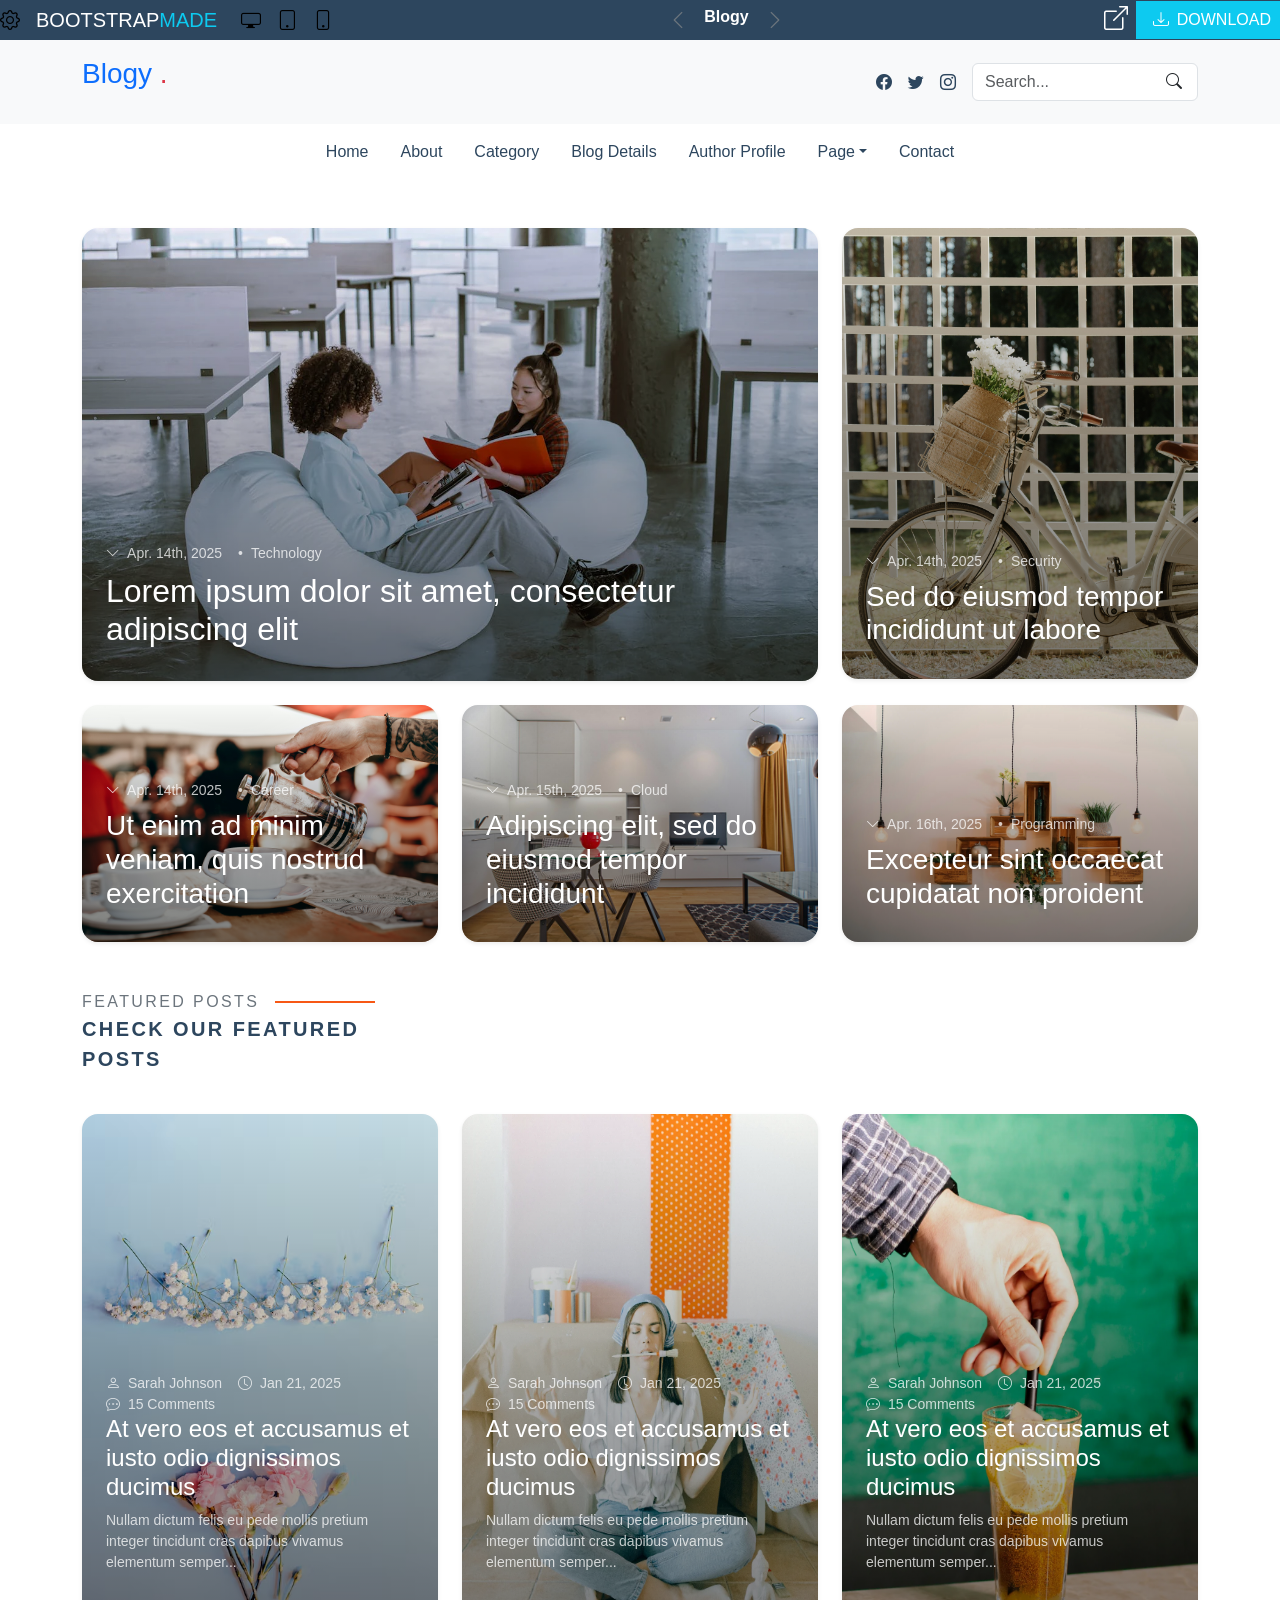
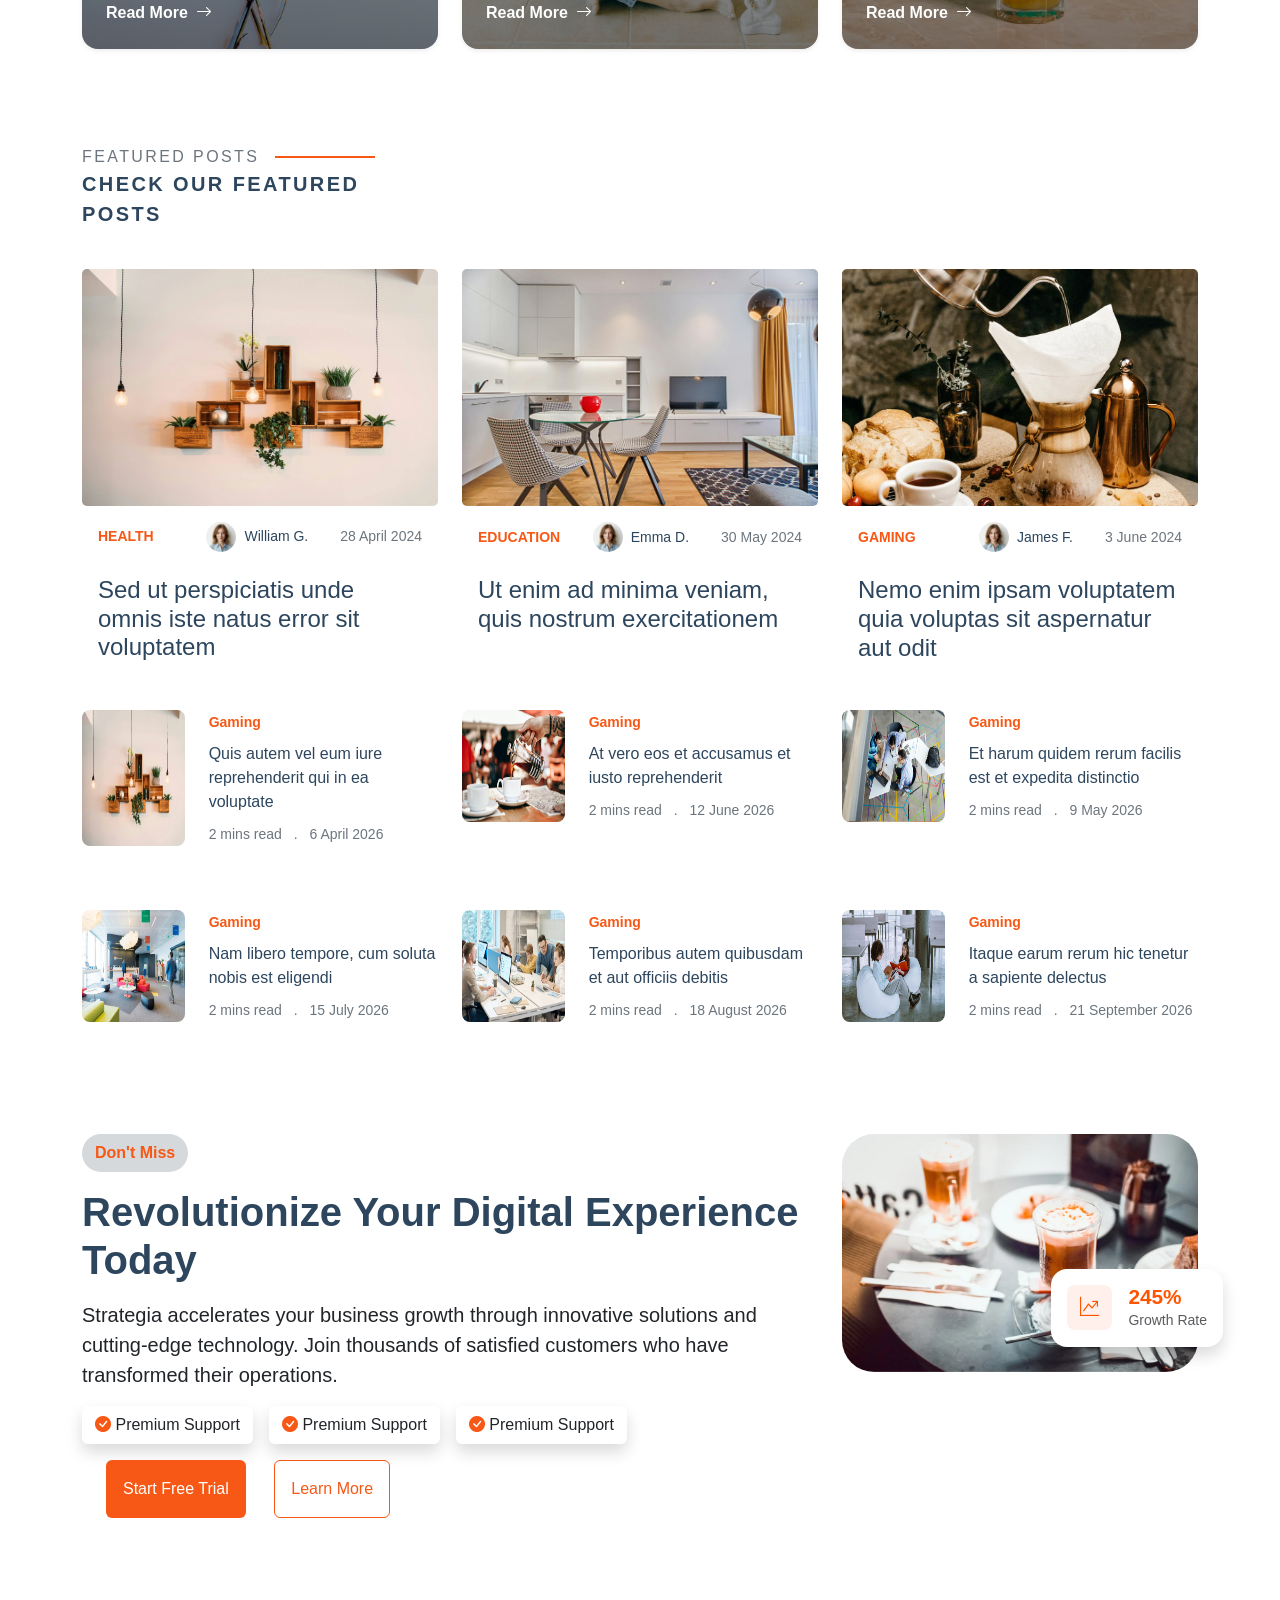
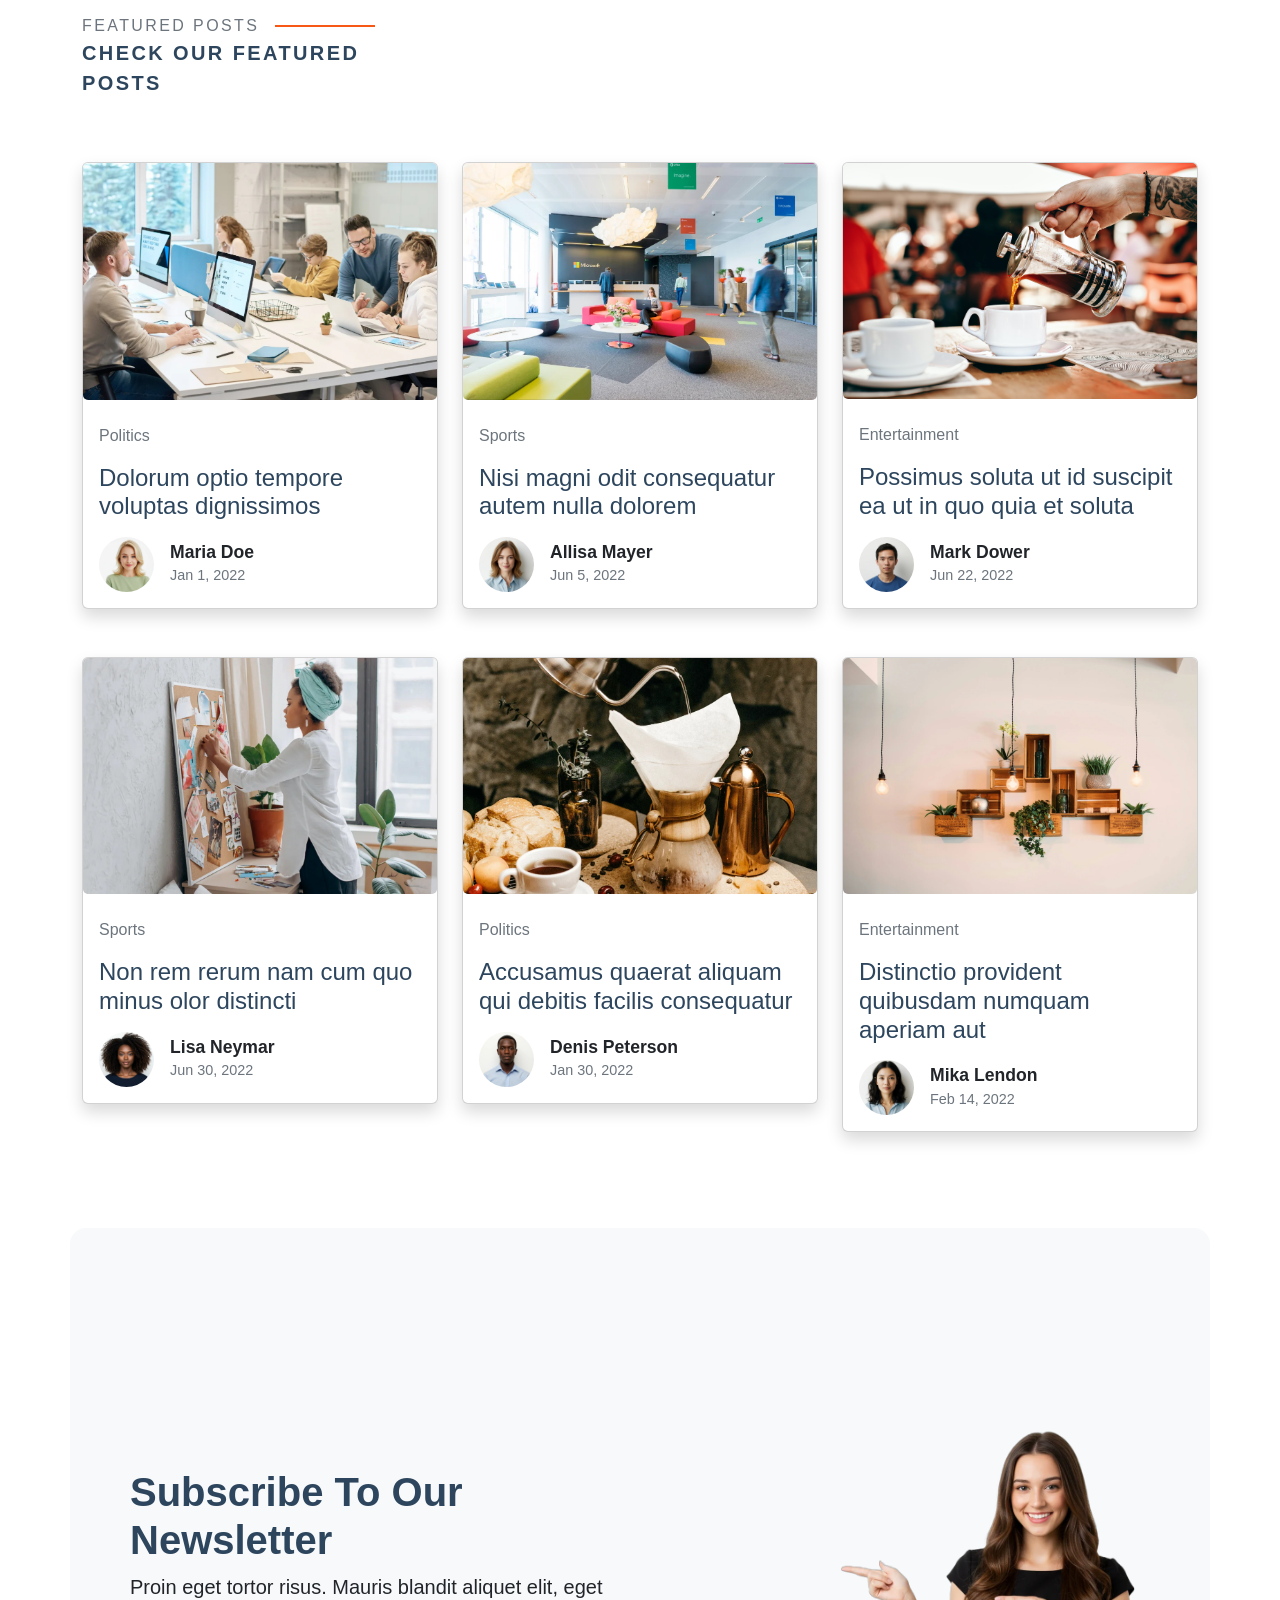
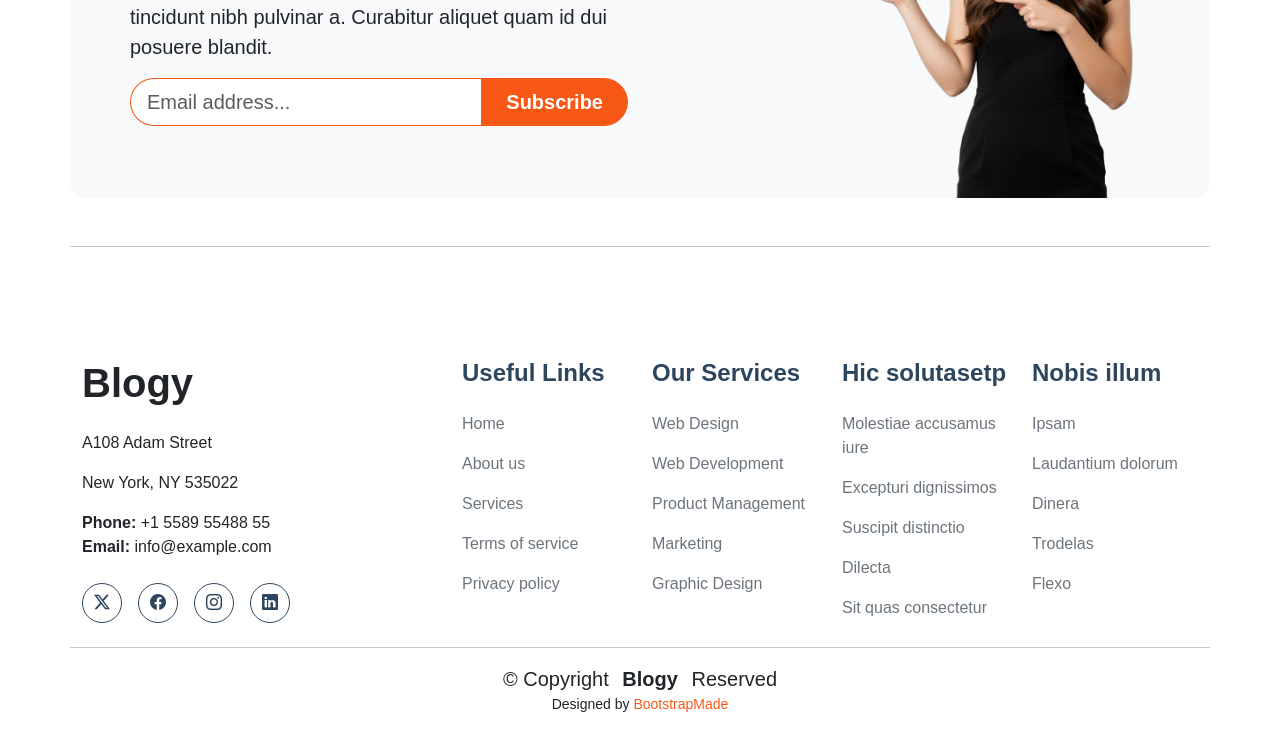
<file: index.html>
<!doctype html>
<html lang="en">
  <head>
    <meta charset="UTF-8" />
    <meta name="viewport" content="width=device-width, initial-scale=1.0" />
    <title>Housewares store</title>
    <link
      rel="stylesheet"
      href="https://cdn.jsdelivr.net/npm/bootstrap@5.3.8/dist/css/bootstrap.min.css"
    />
    <link rel="preconnect" href="https://fonts.googleapis.com" />
    <link rel="preconnect" href="https://fonts.gstatic.com" crossorigin />

    <link
      href="https://fonts.googleapis.com/css2?family=Cairo:wght@400;500;700&display=swap"
      rel="stylesheet"
    />
    <link
      rel="stylesheet"
      href="https://cdn.jsdelivr.net/npm/bootstrap-icons@1.13.1/font/bootstrap-icons.min.css"
    />
    <link rel="stylesheet" href="style.css" />
  </head>
  <body>
    <!-- nav one -->
    <nav class="navbar p-0 blue">
      <div class="navbar-brand d-flex">
        <i class="bi bi-gear"></i>
        <p class="text-white m-0 mx-3">
          BOOTSTRAP<span class="text-info">MADE</span>
        </p>

        <div class="d-none d-sm-flex">
          <i class="bi bi-display mx-2"></i>
          <i class="bi bi-tablet mx-2"></i>
          <i class="bi bi-phone mx-2"></i>
        </div>
      </div>
      <div class="d-none d-sm-flex">
        <i class="bi bi-chevron-left text-secondary fs-5"></i>
        <p class="m-0 mx-3 text-white fw-bold">Blogy</p>
        <i class="bi bi-chevron-right text-secondary fs-5"></i>
      </div>
      <div class="d-flex">
        <i class="bi bi-box-arrow-up-right fw-bold fs-4 px-2 text-white"></i>
        <button type="button" class="btn btn-info rounded-0 text-white px-2">
          <span class="px-2"><i class="bi bi-download"></i></span>DOWNLOAD
        </button>
      </div>
    </nav>
    <!-- nav two -->
    <nav class="navbar bg-light">
      <div class="container">
        <div class="navbar-brand fs-3">
          <p class="text-primary">Blogy <span class="text-danger">.</span></p>
        </div>
        <div class="d-flex gap-3">
          <i class="mt-2 meta bi bi-facebook hevo"></i>
          <i class="mt-2 meta bi bi-twitter hevo"></i>
          <i class="mt-2 meta bi bi-instagram hevo"></i>

          <div class="d-none d-md-flex position-relative">
            <input
              type="text"
              name="text"
              class="form-control"
              placeholder="Search..."
            />
            <span
              class="position-absolute top-50 end-0 translate-middle-y me-3"
            >
              <i class="bi bi-search"></i>
            </span>
          </div>
          <button
            class="navbar-toggler d-md-none"
            type="button"
            data-bs-toggle="offcanvas"
            data-bs-target="#Navbar"
            aria-controls="Navbar"
          >
            <span class="navbar-toggler-icon"></span>
          </button>
          <div
            class="offcanvas offcanvas-end m-sm-5 rounded"
            style="width: 90%"
            tabindex="-1"
            id="Navbar"
          >
            <div class="offcanvas-header">
              <h5 class="offcanvas-title">Menu</h5>

              <button
                type="button"
                class="btn-close"
                data-bs-dismiss="offcanvas"
              ></button>
            </div>

            <div class="offcanvas-body">
              <ul class="navbar-nav">
                <li class="nav-item">
                  <a class="nav-link btn text-start hevo" href="index.html">Home</a>
                </li>

                <li class="nav-item">
                  <a class="nav-link btn text-start hevo" href="About.html">About</a>
                </li>

                <li class="nav-item">
                  <a class="nav-link btn text-start hevo" href="Category.html">Category</a>
                </li>

                <li class="nav-item">
                  <a class="nav-link btn text-start hevo" href="BlogDetails.html"
                    >Blog Details</a
                  >
                </li>

                <li class="nav-item">
                  <a class="nav-link btn text-start hevo" href="AuthorProfile.html"
                    >Author Profile</a
                  >
                </li>

                <li class="nav-item">
                  <a class="nav-link btn text-start hevo" href="#">Pages</a>
                </li>

                <li class="nav-item">
                  <a class="nav-link btn text-start hevo" href="Contact.html">Contact</a>
                </li>
              </ul>
            </div>
          </div>
        </div>
      </div>
    </nav>
    <!-- nav three -->
    <nav class="navbar d-none d-md-flex">
      <div class="container d-flex justify-content-center">
        <ul class="nav">
          <li class="nav-item"><a href="index.html" class="nav-link hevo">Home</a></li>
          <li class="nav-item"><a href="About.html" class="nav-link hevo">About</a></li>
          <li class="nav-item">
            <a href="Category.html" class="nav-link hevo">Category</a>
          </li>
          <li class="nav-item">
            <a href="BlogDetails.html" class="nav-link hevo">Blog Details</a>
          </li>
          <li class="nav-item">
            <a href="AuthorProfile.html" class="nav-link hevo">Author Profile</a>
          </li>
          <li class="nav-item dropdown">
            <a
              href="#"
              class="nav-link hevo dropdown-toggle"
              role="button"
              data-bs-toggle="dropdown"
              aria-expanded="false"
              >Page</a
            >
            <ul class="dropdown-menu">
              <li><a href="About.html" class="dropdown-item hevo">About</a></li>
              <li><a href="Category.html" class="dropdown-item hevo">Category</a></li>
              <li><a href="BlogDetails.html" class="dropdown-item hevo">Blog Details</a></li>
              <li><a href="AuthorProfile.html" class="dropdown-item hevo">Author Profile</a></li>
              <li><a href="SearchResults.html" class="dropdown-item hevo">Search Results</a></li>
              <li>
                <a href="404NotFoundPage.html" class="dropdown-item hevo">404 Not Found Page</a>
              </li>
              <li><a href="#" class="dropdown-item hevo">Deep Dropdown</a></li>
            </ul>
          </li>
          <li class="nav-item">
            <a href="Contact.html" class="nav-link hevo">Contact</a>
          </li>
        </ul>
      </div>
    </nav>
    <!-- main -->
    <main>
      <!-- section one -->
      <section class="container mt-5">
        <div class="row">
          <div class="col-md-8 mb-5 mb-md-0">
            <div
              class="card border-0 rounded-4 overflow-hidden shadow-sm position-relative text-white"
            >
              <img
                src="img/gaining.webp"
                class="card-img w-100 h-100 image"
                alt="صورة"
              />

              <div
                class="card-img-overlay d-flex flex-column justify-content-end p-3 p-md-4 custom"
              >
                <div class="d-flex align-items-center mb-2 opacity-75 small">
                  <span class="me-2">
                    <i class="bi bi-chevron-down me-1"></i> Apr. 14th, 2025
                  </span>
                  <span class="mx-2">•</span>
                  <span>Technology</span>
                </div>

                <h3 class="card-title fs-2">
                  Lorem ipsum dolor sit amet, consectetur adipiscing elit
                </h3>
              </div>
            </div>
          </div>

          <div class="col-md-4">
            <div
              class="card border-0 rounded-4 overflow-hidden shadow-sm position-relative text-white"
            >
              <img
                src="img/cottonbro.jpg"
                class="card-img w-100 h-100 image"
                alt="صورة"
              />

              <div
                class="card-img-overlay d-flex flex-column justify-content-end p-3 p-md-4 custom"
              >
                <div class="d-flex align-items-center mb-2 opacity-75 small">
                  <span class="me-2">
                    <i class="bi bi-chevron-down me-1"></i> Apr. 14th, 2025
                  </span>
                  <span class="mx-2">•</span>
                  <span>Security</span>
                </div>

                <h3 class="card-title fs-3">
                  Sed do eiusmod tempor incididunt ut labore
                </h3>
              </div>
            </div>
          </div>
        </div>
        <div class="row mt-4 mb-5">
          <div class="col-md-4 mb-5 mb-md-0">
            <div
              class="card border-0 rounded-4 overflow-hidden shadow-sm position-relative text-white h-100"
            >
              <img
                src="img/french-press.jpg"
                class="card-img w-100 h-100 image"
                alt="صورة"
              />

              <div
                class="card-img-overlay d-flex flex-column justify-content-end p-3 p-md-4 custom"
              >
                <div class="d-flex align-items-center mb-2 opacity-75 small">
                  <span class="me-2">
                    <i class="bi bi-chevron-down me-1"></i> Apr. 14th, 2025
                  </span>
                  <span class="mx-2">•</span>
                  <span>Career</span>
                </div>

                <h3 class="card-title fs-3">
                  Ut enim ad minim veniam, quis nostrud exercitation
                </h3>
              </div>
            </div>
          </div>

          <div class="col-md-4 mb-5 mb-md-0">
            <div
              class="card border-0 rounded-4 overflow-hidden shadow-sm position-relative text-white h-100"
            >
              <img
                src="img/Okotoks.jpeg"
                class="card-img w-100 h-100 image"
                alt="صورة"
              />

              <div
                class="card-img-overlay d-flex flex-column justify-content-end p-3 p-md-4 custom"
              >
                <div class="d-flex align-items-center mb-2 opacity-75 small">
                  <span class="me-2">
                    <i class="bi bi-chevron-down me-1"></i> Apr. 15th, 2025
                  </span>
                  <span class="mx-2">•</span>
                  <span>Cloud</span>
                </div>

                <h3 class="card-title fs-3">
                  Adipiscing elit, sed do eiusmod tempor incididunt
                </h3>
              </div>
            </div>
          </div>

          <div class="col-md-4">
            <div
              class="card border-0 rounded-4 overflow-hidden shadow-sm position-relative text-white h-100"
            >
              <img
                src="img/Shelf.webp"
                class="card-img w-100 h-100 image"
                alt="صورة"
              />

              <div
                class="card-img-overlay d-flex flex-column justify-content-end p-3 p-md-4 custom"
              >
                <div class="d-flex align-items-center mb-2 opacity-75 small">
                  <span class="me-2">
                    <i class="bi bi-chevron-down me-1"></i> Apr. 16th, 2025
                  </span>
                  <span class="mx-2">•</span>
                  <span>Programming</span>
                </div>

                <h3 class="card-title fs-3">
                  Excepteur sint occaecat cupidatat non proident
                </h3>
              </div>
            </div>
          </div>
        </div>
      </section>
      <!-- end section one -->
      <!-- section two -->
      <section class="container mt-5 mb-5">
        <div class="row">
          <div class="col-md-4">
            <div class="d-flex align-items-center gap-3">
              <span class="text-secondary tracking-wide text-uppercase"
                >Featured Posts</span
              >
              <div
                style="
                  width: 100px;
                  height: 2px;
                  background-color: var(--accent-color);
                "
              ></div>
            </div>
            <p class="text-uppercase fw-bold tracking-wide fs-5 hevo">
              Check Our Featured Posts
            </p>
          </div>
        </div>
        <div class="row mt-4">
          <div class="col-md-4 mb-5 mb-md-0">
            <div
              class="card border-0 rounded-4 overflow-hidden shadow-sm position-relative text-white h-100"
            >
              <img
                src="img/bunch.avif"
                class="card-img w-100 h-100 image"
                alt="Paintbrush and flowers"
              />

              <div
                class="card-img-overlay d-flex flex-column justify-content-end p-3 p-md-4 custom"
              >
                <div class="opacity-75 small">
                  <div class="d-flex align-items-center flex-wrap gap-3">
                    <span>
                      <i class="bi bi-person me-1"></i> Sarah Johnson
                    </span>
                    <span> <i class="bi bi-clock me-1"></i> Jan 21, 2025 </span>
                  </div>
                  <div>
                    <span>
                      <i class="bi bi-chat-dots me-1"></i> 15 Comments
                    </span>
                  </div>
                </div>

                <h3 class="card-title fs-4">
                  At vero eos et accusamus et iusto odio dignissimos ducimus
                </h3>

                <p class="card-text opacity-75 mb-4 small">
                  Nullam dictum felis eu pede mollis pretium integer tincidunt
                  cras dapibus vivamus elementum semper...
                </p>

                <div class="mt-1">
                  <a
                    href="#"
                    class="text-white text-decoration-none fw-semibold d-inline-flex align-items-center"
                  >
                    Read More <i class="bi bi-arrow-right ms-2"></i>
                  </a>
                </div>
              </div>
            </div>
          </div>
          <div class="col-md-4 mb-5 mb-md-0">
            <div
              class="card border-0 rounded-4 overflow-hidden shadow-sm position-relative text-white h-100"
            >
              <img
                src="img/blog-post-portrait-4.webp"
                class="card-img w-100 h-100 image"
                alt="Paintbrush and flowers"
              />

              <div
                class="card-img-overlay d-flex flex-column justify-content-end p-3 p-md-4 custom"
              >
                <div class="opacity-75 small">
                  <div class="d-flex align-items-center flex-wrap gap-3">
                    <span>
                      <i class="bi bi-person me-1"></i> Sarah Johnson
                    </span>
                    <span> <i class="bi bi-clock me-1"></i> Jan 21, 2025 </span>
                  </div>
                  <div>
                    <span>
                      <i class="bi bi-chat-dots me-1"></i> 15 Comments
                    </span>
                  </div>
                </div>

                <h3 class="card-title fs-4">
                  At vero eos et accusamus et iusto odio dignissimos ducimus
                </h3>

                <p class="card-text opacity-75 mb-4 small">
                  Nullam dictum felis eu pede mollis pretium integer tincidunt
                  cras dapibus vivamus elementum semper...
                </p>

                <div class="mt-1">
                  <a
                    href="#"
                    class="text-white text-decoration-none fw-semibold d-inline-flex align-items-center"
                  >
                    Read More <i class="bi bi-arrow-right ms-2"></i>
                  </a>
                </div>
              </div>
            </div>
          </div>
          <div class="col-md-4 mb-5 mb-md-0">
            <div
              class="card border-0 rounded-4 overflow-hidden shadow-sm position-relative text-white h-100"
            >
              <img
                src="img/blog-post-portrait-2.webp"
                class="card-img w-100 h-100 image"
                alt="Paintbrush and flowers"
              />

              <div
                class="card-img-overlay d-flex flex-column justify-content-end p-3 p-md-4 custom"
              >
                <div class="opacity-75 small">
                  <div class="d-flex align-items-center flex-wrap gap-3">
                    <span>
                      <i class="bi bi-person me-1"></i> Sarah Johnson
                    </span>
                    <span> <i class="bi bi-clock me-1"></i> Jan 21, 2025 </span>
                  </div>
                  <div>
                    <span>
                      <i class="bi bi-chat-dots me-1"></i> 15 Comments
                    </span>
                  </div>
                </div>

                <h3 class="card-title fs-4">
                  At vero eos et accusamus et iusto odio dignissimos ducimus
                </h3>

                <p class="card-text opacity-75 mb-4 small">
                  Nullam dictum felis eu pede mollis pretium integer tincidunt
                  cras dapibus vivamus elementum semper...
                </p>

                <div class="mt-1">
                  <a
                    href="#"
                    class="text-white text-decoration-none fw-semibold d-inline-flex align-items-center"
                  >
                    Read More <i class="bi bi-arrow-right ms-2"></i>
                  </a>
                </div>
              </div>
            </div>
          </div>
        </div>
      </section>
      <!-- end section two -->
      <!-- section three -->
      <section class="container">
        <div class="row">
          <div class="col-md-4 mt-5 mb-4">
            <div class="d-flex align-items-center gap-3">
              <span class="text-secondary tracking-wide text-uppercase"
                >Featured Posts</span
              >
              <div
                style="
                  width: 100px;
                  height: 2px;
                  background-color: var(--accent-color);
                "
              ></div>
            </div>
            <p class="text-uppercase fw-bold tracking-wide fs-5 hevo">
              Check Our Featured Posts
            </p>
          </div>
        </div>
        <div class="row">
          <div class="col-md-4">
            <div class="card w-100 border-0">
              <div class="card-img overflow-hidden">
                <img
                  class="w-100 h-100 image"
                  src="img/Shelf.webp"
                  alt="صورة"
                />
              </div>
              <div class="card-body">
                <div class="d-flex justify-content-between align-items-center">
                  <span
                    class="text-uppercase fw-bold small"
                    style="color: var(--accent-color)"
                    >Health</span
                  >

                  <div
                    class="d-flex justify-content-between align-items-center gap-3"
                  >
                    <div class="d-flex align-items-center gap-2 me-3">
                      <img
                        style="width: 30px"
                        class="rounded-5"
                        src="img/person-f-13.webp"
                        alt="صورة"
                      />
                      <p class="small mb-0 hevo">William G.</p>
                    </div>

                    <div class="d-flex align-items-center">
                      <p class="text-secondary small mb-0">28 April 2024</p>
                    </div>
                  </div>
                </div>
                <div class="d-flex justify-content-center">
                  <h4 class="mt-4 hevo">
                    Sed ut perspiciatis unde omnis iste natus error sit
                    voluptatem
                  </h4>
                </div>
              </div>
            </div>
          </div>
          <div class="col-md-4">
            <div class="card w-100 border-0">
              <div class="card-img overflow-hidden">
                <img
                  class="w-100 h-100 image"
                  src="img/Okotoks.jpeg"
                  alt="صورة"
                />
              </div>
              <div class="card-body">
                <div class="d-flex justify-content-between align-items-center">
                  <span
                    class="text-uppercase fw-bold small"
                    style="color: var(--accent-color)"
                    >Education</span
                  >

                  <div
                    class="d-flex justify-content-between align-items-center gap-3"
                  >
                    <div class="d-flex align-items-center gap-2 me-3">
                      <img
                        style="width: 30px"
                        class="rounded-5"
                        src="img/person-f-13.webp"
                        alt="صورة"
                      />
                      <p class="small mb-0 hevo">Emma D.</p>
                    </div>

                    <div class="d-flex align-items-center">
                      <p class="text-secondary small mb-0">30 May 2024</p>
                    </div>
                  </div>
                </div>
                <div class="d-flex justify-content-center">
                  <h4 class="mt-4 hevo">
                    Ut enim ad minima veniam, quis nostrum exercitationem
                  </h4>
                </div>
              </div>
            </div>
          </div>
          <div class="col-md-4">
            <div class="card w-100 border-0">
              <div class="card-img overflow-hidden">
                <img
                  class="w-100 h-100 image"
                  src="img/blog-post-5.webp"
                  alt="صورة"
                />
              </div>
              <div class="card-body">
                <div class="d-flex justify-content-between align-items-center">
                  <span
                    class="text-uppercase fw-bold small"
                    style="color: var(--accent-color)"
                    >Gaming</span
                  >

                  <div
                    class="d-flex justify-content-between align-items-center gap-3"
                  >
                    <div class="d-flex align-items-center gap-2 me-3">
                      <img
                        style="width: 30px"
                        class="rounded-5"
                        src="img/person-f-13.webp"
                        alt="صورة"
                      />
                      <p class="small mb-0 hevo">James F.</p>
                    </div>

                    <div class="d-flex align-items-center">
                      <p class="text-secondary small mb-0">3 June 2024</p>
                    </div>
                  </div>
                </div>
                <div class="d-flex justify-content-center">
                  <h4 class="mt-4 hevo">
                    Nemo enim ipsam voluptatem quia voluptas sit aspernatur aut
                    odit
                  </h4>
                </div>
              </div>
            </div>
          </div>
        </div>
        <div class="row mt-4 mb-5">
          <div class="col-md-4 mb-3">
            <div class="card border-0">
              <div class="row">
                <div class="col-md-4">
                  <img
                    class="w-100 h-100 rounded-3"
                    src="img/Shelf.webp"
                    alt="صورة"
                  />
                </div>
                <div class="col-md-8">
                  <small class="fw-bold" style="color: var(--accent-color)"
                    >Gaming</small
                  >
                  <p class="hevo my-2">
                    Quis autem vel eum iure reprehenderit qui in ea voluptate
                  </p>
                  <span class="text-secondary small">2 mins read </span>
                  <span class="text-secondary small mx-2"> . </span>
                  <span class="text-secondary small"> 6 April 2026</span>
                </div>
              </div>
            </div>
          </div>
          <div class="col-md-4 mb-3">
            <div class="card border-0">
              <div class="row">
                <div class="col-md-4">
                  <img
                    class="w-100 h-100 rounded-3"
                    src="img/french-press.jpg"
                    alt="صورة"
                  />
                </div>
                <div class="col-md-8">
                  <small class="fw-bold" style="color: var(--accent-color)"
                    >Gaming</small
                  >
                  <p class="hevo my-2">
                    At vero eos et accusamus et iusto reprehenderit
                  </p>
                  <span class="text-secondary small">2 mins read </span>
                  <span class="text-secondary small mx-2"> . </span>
                  <span class="text-secondary small"> 12 June 2026</span>
                </div>
              </div>
            </div>
          </div>
          <div class="col-md-4 mb-3">
            <div class="card border-0">
              <div class="row">
                <div class="col-md-4">
                  <img
                    class="w-100 h-100 rounded-3"
                    src="img/blog-post-10.webp"
                    alt="صورة"
                  />
                </div>
                <div class="col-md-8">
                  <small class="fw-bold" style="color: var(--accent-color)"
                    >Gaming</small
                  >
                  <p class="hevo my-2">
                    Et harum quidem rerum facilis est et expedita distinctio
                  </p>
                  <span class="text-secondary small">2 mins read </span>
                  <span class="text-secondary small mx-2"> . </span>
                  <span class="text-secondary small">9 May 2026</span>
                </div>
              </div>
            </div>
          </div>
        </div>
        <div class="row mt-4 mb-5">
          <div class="col-md-4 mb-3">
            <div class="card border-0">
              <div class="row">
                <div class="col-md-4">
                  <img
                    class="w-100 h-100 rounded-3"
                    src="img/blog-post-2.webp"
                    alt="صورة"
                  />
                </div>
                <div class="col-md-8">
                  <small class="fw-bold" style="color: var(--accent-color)"
                    >Gaming</small
                  >
                  <p class="hevo my-2">
                    Nam libero tempore, cum soluta nobis est eligendi
                  </p>
                  <span class="text-secondary small">2 mins read </span>
                  <span class="text-secondary small mx-2"> . </span>
                  <span class="text-secondary small">15 July 2026</span>
                </div>
              </div>
            </div>
          </div>
          <div class="col-md-4 mb-3">
            <div class="card border-0">
              <div class="row">
                <div class="col-md-4">
                  <img
                    class="w-100 h-100 rounded-3"
                    src="img/blog-post-1.webp"
                    alt="صورة"
                  />
                </div>
                <div class="col-md-8">
                  <small class="fw-bold" style="color: var(--accent-color)"
                    >Gaming</small
                  >
                  <p class="hevo my-2">
                    Temporibus autem quibusdam et aut officiis debitis
                  </p>
                  <span class="text-secondary small">2 mins read </span>
                  <span class="text-secondary small mx-2"> . </span>
                  <span class="text-secondary small">18 August 2026</span>
                </div>
              </div>
            </div>
          </div>
          <div class="col-md-4 mb-3">
            <div class="card border-0">
              <div class="row">
                <div class="col-md-4">
                  <img
                    class="w-100 h-100 rounded-3"
                    src="img/gaining.webp"
                    alt="صورة"
                  />
                </div>
                <div class="col-md-8">
                  <small class="fw-bold" style="color: var(--accent-color)"
                    >Gaming</small
                  >
                  <p class="hevo my-2">
                    Itaque earum rerum hic tenetur a sapiente delectus
                  </p>
                  <span class="text-secondary small">2 mins read </span>
                  <span class="text-secondary small mx-2"> . </span>
                  <span class="text-secondary small">21 September 2026</span>
                </div>
              </div>
            </div>
          </div>
        </div>
      </section>
      <!-- end section three -->
      <!-- section four -->
      <section class="container mt-5">
        <div class="row mb-5">
          <div class="col-md-8 mt-5">
            <button
              class="btn rounded-5 fw-bold mb-3"
              type="button"
              style="
                background-color: var(--background-button);
                color: var(--accent-color);
              "
            >
              Don't Miss
            </button>
            <h1 class="hevo fw-bold" style="font-family: var(--heading-font)">
              Revolutionize Your Digital Experience Today
            </h1>
            <p class="mt-3 mb-3 fs-5">
              Strategia accelerates your business growth through innovative
              solutions and cutting-edge technology. Join thousands of satisfied
              customers who have transformed their operations.
            </p>
            <div class="d-flex gap-3">
              <button class="btn shadow btn-up" type="button">
                <span style="color: var(--accent-color)"
                  ><i class="bi bi-check-circle-fill"></i
                ></span>
                <span> Premium Support</span>
              </button>
              <button class="btn shadow btn-up" type="button">
                <span style="color: var(--accent-color)"
                  ><i class="bi bi-check-circle-fill"></i
                ></span>
                <span> Premium Support</span>
              </button>
              <button class="btn shadow btn-up" type="button">
                <span style="color: var(--accent-color)"
                  ><i class="bi bi-check-circle-fill"></i
                ></span>
                <span> Premium Support</span>
              </button>
            </div>
            <button
              class="btn p-3 mt-3 btn-up mx-4"
              type="button"
              style="
                background-color: var(--accent-color);
                color: var(--contrast-color);
              "
            >
              Start Free Trial
            </button>
            <button class="btn p-3 mt-3 btn-hov-up border" type="button">
              Learn More
            </button>
          </div>
          <div class="col-md-4 mt-5">
            <div class="position-relative d-block w-100">
              <img
                class="img-fluid rounded-5"
                src="img/misc-1.webp"
                alt="صورة"
              />

              <div
                class="position-absolute float-badge bg-white shadow rounded-4 p-3 d-flex align-items-center"
              >
                <div
                  class="icon-box rounded-3 d-flex align-items-center justify-content-center me-3"
                >
                  <i class="bi bi-graph-up-arrow"></i>
                </div>
                <div>
                  <h4
                    class="m-0 fw-bold"
                    style="color: #ff5400; font-size: 1.3rem"
                  >
                    245%
                  </h4>
                  <p class="m-0 text-muted small fw-medium">Growth Rate</p>
                </div>
              </div>
            </div>
          </div>
        </div>
      </section>
      <!-- end section four -->
      <!-- section five -->
      <section class="container">
        <div class="row">
          <div class="col-md-4 mt-5 mb-5">
            <div class="d-flex align-items-center gap-3">
              <span class="text-secondary tracking-wide text-uppercase"
                >Featured Posts</span
              >
              <div
                style="
                  width: 100px;
                  height: 2px;
                  background-color: var(--accent-color);
                "
              ></div>
            </div>
            <p class="text-uppercase fw-bold tracking-wide fs-5 hevo">
              Check Our Featured Posts
            </p>
          </div>
        </div>
        <div class="row">
          <div class="col-md-4 mb-5">
            <div class="card shadow">
              <div class="card-img overflow-hidden">
                <img
                  class="w-100 image"
                  src="img/blog-post-1.webp"
                  alt="صورة"
                />
              </div>
              <div class="body mx-3">
                <p class="text-secondary mt-4">Politics</p>
                <h4 class="hevo">Dolorum optio tempore voluptas dignissimos</h4>
                <div
                  class="d-flex justify-content-start align-items-center my-3 gap-3"
                >
                  <img
                    style="width: 55px; height: 55px; object-fit: cover"
                    class="rounded-circle"
                    src="img/person-f-12.webp"
                    alt="صورة"
                  />

                  <div>
                    <h6
                      class="fw-bold mb-0 text-dark"
                      style="font-size: 1.1rem"
                    >
                      Maria Doe
                    </h6>
                    <small class="text-secondary" style="font-size: 0.9rem"
                      >Jan 1, 2022</small
                    >
                  </div>
                </div>
              </div>
            </div>
          </div>
          <div class="col-md-4 mb-5">
            <div class="card shadow">
              <div class="card-img overflow-hidden">
                <img
                  class="w-100 image"
                  src="img/blog-post-2.webp"
                  alt="صورة"
                />
              </div>
              <div class="body mx-3">
                <p class="text-secondary mt-4">Sports</p>
                <h4 class="hevo">
                  Nisi magni odit consequatur autem nulla dolorem
                </h4>
                <div
                  class="d-flex justify-content-start align-items-center my-3 gap-3"
                >
                  <img
                    style="width: 55px; height: 55px; object-fit: cover"
                    class="rounded-circle"
                    src="img/person-f-13.webp"
                    alt="صورة"
                  />

                  <div>
                    <h6
                      class="fw-bold mb-0 text-dark"
                      style="font-size: 1.1rem"
                    >
                      Allisa Mayer
                    </h6>
                    <small class="text-secondary" style="font-size: 0.9rem"
                      >Jun 5, 2022</small
                    >
                  </div>
                </div>
              </div>
            </div>
          </div>
          <div class="col-md-4 mb-5">
            <div class="card shadow">
              <div class="card-img overflow-hidden">
                <img
                  class="w-100 image"
                  src="img/french-press.jpg"
                  alt="صورة"
                />
              </div>
              <div class="body mx-3">
                <p class="text-secondary mt-4">Entertainment</p>
                <h4 class="hevo">
                  Possimus soluta ut id suscipit ea ut in quo quia et soluta
                </h4>
                <div
                  class="d-flex justify-content-start align-items-center my-3 gap-3"
                >
                  <img
                    style="width: 55px; height: 55px; object-fit: cover"
                    class="rounded-circle"
                    src="img/person-m-10.webp"
                    alt="صورة"
                  />

                  <div>
                    <h6
                      class="fw-bold mb-0 text-dark"
                      style="font-size: 1.1rem"
                    >
                      Mark Dower
                    </h6>
                    <small class="text-secondary" style="font-size: 0.9rem"
                      >Jun 22, 2022</small
                    >
                  </div>
                </div>
              </div>
            </div>
          </div>
        </div>
        <div class="row">
          <div class="col-md-4 mb-5">
            <div class="card shadow">
              <div class="card-img overflow-hidden">
                <img
                  class="w-100 image"
                  src="img/blog-post-4.webp"
                  alt="صورة"
                />
              </div>
              <div class="body mx-3">
                <p class="text-secondary mt-4">Sports</p>
                <h4 class="hevo">
                  Non rem rerum nam cum quo minus olor distincti
                </h4>
                <div
                  class="d-flex justify-content-start align-items-center my-3 gap-3"
                >
                  <img
                    style="width: 55px; height: 55px; object-fit: cover"
                    class="rounded-circle"
                    src="img/person-f-14.webp"
                    alt="صورة"
                  />

                  <div>
                    <h6
                      class="fw-bold mb-0 text-dark"
                      style="font-size: 1.1rem"
                    >
                      Lisa Neymar
                    </h6>
                    <small class="text-secondary" style="font-size: 0.9rem"
                      >Jun 30, 2022</small
                    >
                  </div>
                </div>
              </div>
            </div>
          </div>
          <div class="col-md-4 mb-5">
            <div class="card shadow">
              <div class="card-img overflow-hidden">
                <img
                  class="w-100 image"
                  src="img/blog-post-5.webp"
                  alt="صورة"
                />
              </div>
              <div class="body mx-3">
                <p class="text-secondary mt-4">Politics</p>
                <h4 class="hevo">
                  Accusamus quaerat aliquam qui debitis facilis consequatur
                </h4>
                <div
                  class="d-flex justify-content-start align-items-center my-3 gap-3"
                >
                  <img
                    style="width: 55px; height: 55px; object-fit: cover"
                    class="rounded-circle"
                    src="img/person-m-11.webp"
                    alt="صورة"
                  />

                  <div>
                    <h6
                      class="fw-bold mb-0 text-dark"
                      style="font-size: 1.1rem"
                    >
                      Denis Peterson
                    </h6>
                    <small class="text-secondary" style="font-size: 0.9rem"
                      >Jan 30, 2022</small
                    >
                  </div>
                </div>
              </div>
            </div>
          </div>
          <div class="col-md-4 mb-5">
            <div class="card shadow">
              <div class="card-img overflow-hidden">
                <img class="w-100 image" src="img/Shelf.webp" alt="صورة" />
              </div>
              <div class="body mx-3">
                <p class="text-secondary mt-4">Entertainment</p>
                <h4 class="hevo">
                  Distinctio provident quibusdam numquam aperiam aut
                </h4>
                <div
                  class="d-flex justify-content-start align-items-center my-3 gap-3"
                >
                  <img
                    style="width: 55px; height: 55px; object-fit: cover"
                    class="rounded-circle"
                    src="img/person-f-15.webp"
                    alt="صورة"
                  />

                  <div>
                    <h6
                      class="fw-bold mb-0 text-dark"
                      style="font-size: 1.1rem"
                    >
                      Mika Lendon
                    </h6>
                    <small class="text-secondary" style="font-size: 0.9rem"
                      >Feb 14, 2022</small
                    >
                  </div>
                </div>
              </div>
            </div>
          </div>
        </div>
      </section>
      <!-- end section five -->
      <!-- section six -->
      <section class="container bg-light rounded-4 mt-5 pt-5">
        <div class="row mt-5 pt-5 px-5 d-flex justify-content-between">
          <div class="col-md-6 mt-5 pt-5">
            <h1 class="hevo fw-bold">Subscribe To Our Newsletter</h1>
            <p class="fs-5">
              Proin eget tortor risus. Mauris blandit aliquet elit, eget
              tincidunt nibh pulvinar a. Curabitur aliquet quam id dui posuere
              blandit.
            </p>
            <form action="#" method="post" style="max-width: 600px">
              <div class="input-group">
                <input
                  type="email"
                  name="email"
                  class="form-control form-control-lg rounded-start-pill border-end-0"
                  placeholder="Email address..."
                  style="border-color: var(--accent-color)"
                />

                <button
                  type="submit"
                  class="btn btn-lg text-white rounded-end-pill fw-bold px-4"
                  style="
                    background-color: var(--accent-color);
                    border-color: var(--accent-color);
                  "
                >
                  Subscribe
                </button>
              </div>
            </form>
          </div>
          <div class="col-md-4 mt-5">
            <img src="img/cta-1.webp" class="w-100" alt="صورة" />
          </div>
        </div>
      </section>
      <!-- end section six -->
      <!-- footer -->
      <footer class="container mt-5">
        <div class="row mb-5">
          <hr />
        </div>
        <div class="row">
          <div class="col-md-4 mt-5">
            <h1 class="mb-4 fw-bold">Blogy</h1>
            <p>A108 Adam Street</p>
            <p>New York, NY 535022</p>
            <div>
              <span class="fw-bold">Phone:</span>
              <span>+1 5589 55488 55</span>
            </div>
            <div>
              <span class="fw-bold">Email:</span>
              <span>info@example.com</span>
            </div>
            <div class="d-flex mt-4 gap-3 mb-4">
              <a
                href="#"
                style="width: 40px; height: 40px"
                class="d-flex justify-content-center align-items-center social-icon border rounded-circle"
                ><i class="bi bi-twitter-x"></i
              ></a>
              <a
                href="#"
                style="width: 40px; height: 40px"
                class="d-flex justify-content-center align-items-center social-icon border rounded-circle"
                ><i class="bi bi-facebook"></i
              ></a>
              <a
                href="#"
                style="width: 40px; height: 40px"
                class="d-flex justify-content-center align-items-center social-icon border rounded-circle"
                ><i class="bi bi-instagram"></i
              ></a>
              <a
                href="#"
                style="width: 40px; height: 40px"
                class="d-flex justify-content-center align-items-center social-icon border rounded-circle"
                ><i class="bi bi-linkedin"></i
              ></a>
            </div>
          </div>
          <div class="col-md-2 mt-5">
            <h4 class="fw-bold mb-4 hevo">Useful Links</h4>
            <p class="paragragh">Home</p>
            <p class="paragragh">About us</p>
            <p class="paragragh">Services</p>
            <p class="paragragh">Terms of service</p>
            <p class="paragragh">Privacy policy</p>
          </div>
          <div class="col-md-2 mt-5">
            <h4 class="fw-bold mb-4 hevo">Our Services</h4>
            <p class="paragragh">Web Design</p>
            <p class="paragragh">Web Development</p>
            <p class="paragragh">Product Management</p>
            <p class="paragragh">Marketing</p>
            <p class="paragragh">Graphic Design</p>
          </div>
          <div class="col-md-2 mt-5">
            <h4 class="fw-bold mb-4 hevo">Hic solutasetp</h4>
            <p class="paragragh">Molestiae accusamus iure</p>
            <p class="paragragh">Excepturi dignissimos</p>
            <p class="paragragh">Suscipit distinctio</p>
            <p class="paragragh">Dilecta</p>
            <p class="paragragh">Sit quas consectetur</p>
          </div>
          <div class="col-md-2 mt-5">
            <h4 class="fw-bold mb-4 hevo">Nobis illum</h4>
            <p class="paragragh">Ipsam</p>
            <p class="paragragh">Laudantium dolorum</p>
            <p class="paragragh">Dinera</p>
            <p class="paragragh">Trodelas</p>
            <p class="paragragh">Flexo</p>
          </div>
          <hr />
        </div>
        <div class="row text-center">
          <span class="fs-5"
            >© Copyright <span class="fw-bold mx-2">Blogy</span> Reserved</span
          >
          <p class="small">
            Designed by
            <span style="color: var(--accent-color)">BootstrapMade</span>
          </p>
        </div>
      </footer>
      <!-- end footer -->
    </main>
    <!-- end main -->
    <script src="https://cdn.jsdelivr.net/npm/bootstrap@5.3.8/dist/js/bootstrap.bundle.min.js"></script>
  </body>
</html>
</file>
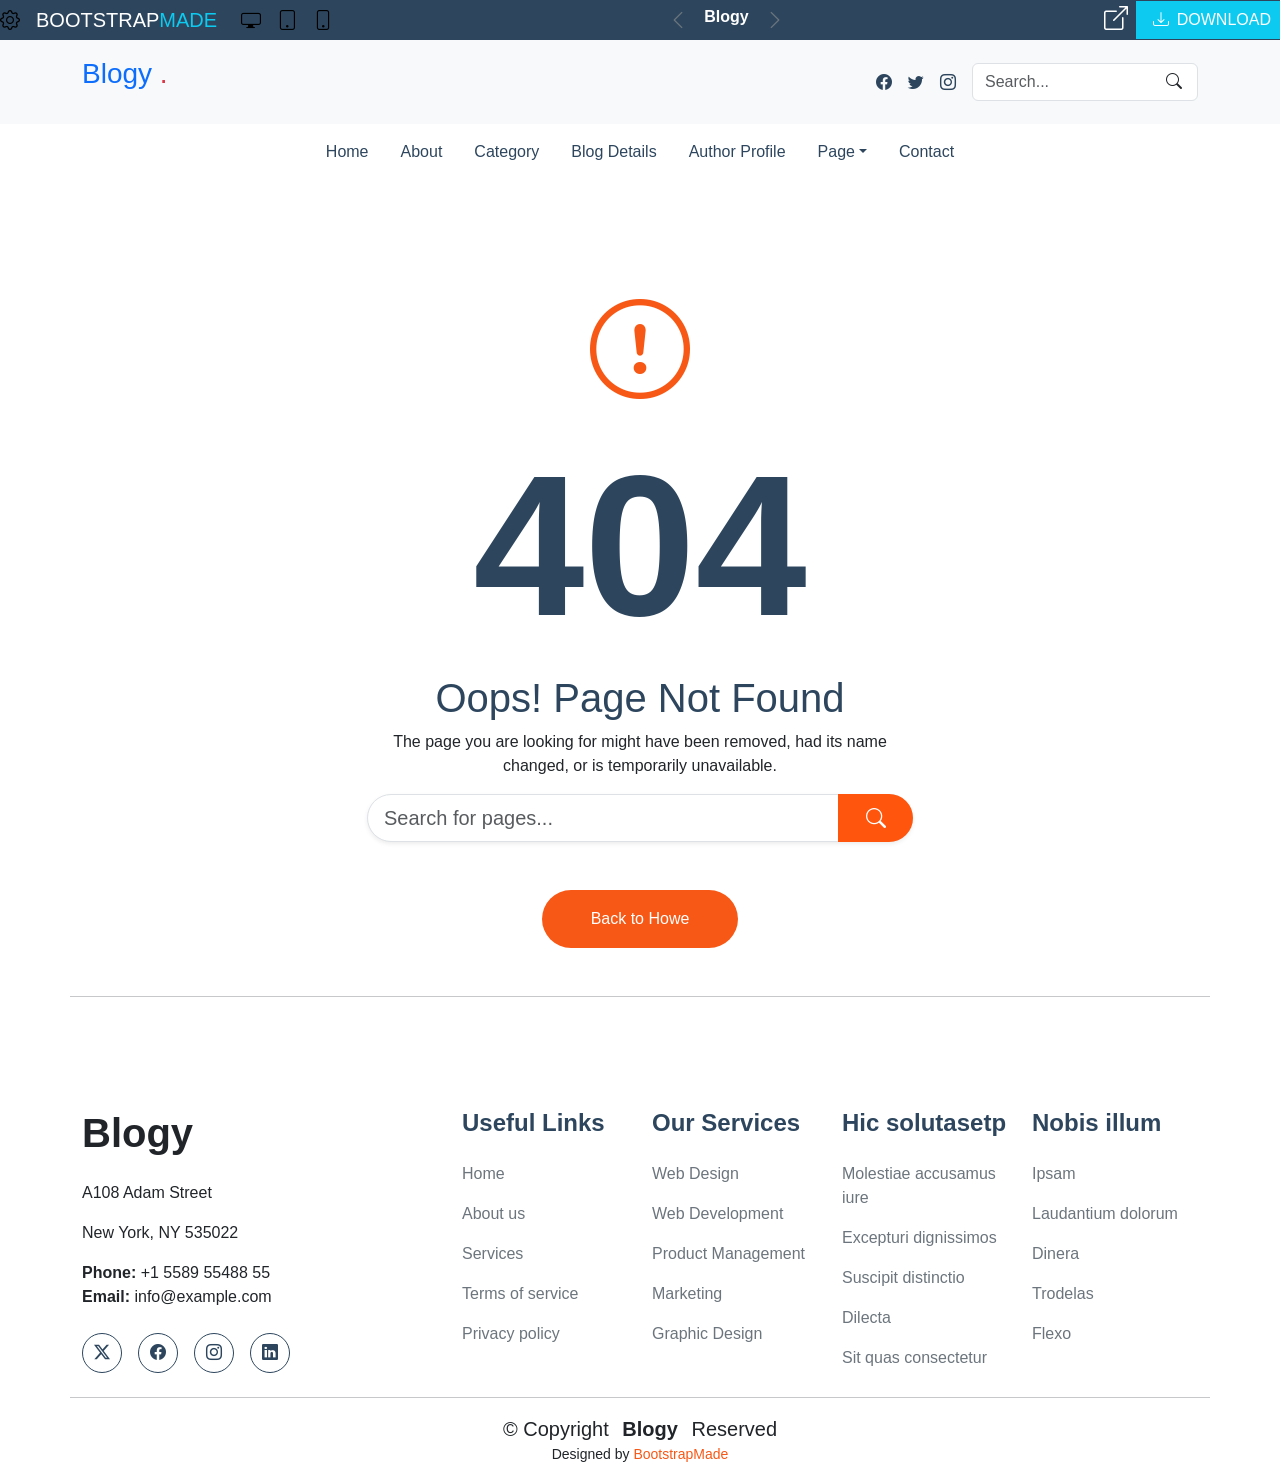
<file: 404NotFoundPage.html>
<!doctype html>
<html lang="en">
  <head>
    <meta charset="UTF-8" />
    <meta name="viewport" content="width=device-width, initial-scale=1.0" />
    <title>Housewares store</title>
    <link
      rel="stylesheet"
      href="https://cdn.jsdelivr.net/npm/bootstrap@5.3.8/dist/css/bootstrap.min.css"
    />
    <link rel="preconnect" href="https://fonts.googleapis.com" />
    <link rel="preconnect" href="https://fonts.gstatic.com" crossorigin />

    <link
      href="https://fonts.googleapis.com/css2?family=Cairo:wght@400;500;700&display=swap"
      rel="stylesheet"
    />
    <link
      rel="stylesheet"
      href="https://cdn.jsdelivr.net/npm/bootstrap-icons@1.13.1/font/bootstrap-icons.min.css"
    />
    <link rel="stylesheet" href="style.css" />
  </head>
  <body>
    <!-- nav one -->
    <nav class="navbar p-0 blue">
      <div class="navbar-brand d-flex">
        <i class="bi bi-gear"></i>
        <p class="text-white m-0 mx-3">
          BOOTSTRAP<span class="text-info">MADE</span>
        </p>

        <div class="d-none d-sm-flex">
          <i class="bi bi-display mx-2"></i>
          <i class="bi bi-tablet mx-2"></i>
          <i class="bi bi-phone mx-2"></i>
        </div>
      </div>
      <div class="d-none d-sm-flex">
        <i class="bi bi-chevron-left text-secondary fs-5"></i>
        <p class="m-0 mx-3 text-white fw-bold">Blogy</p>
        <i class="bi bi-chevron-right text-secondary fs-5"></i>
      </div>
      <div class="d-flex">
        <i class="bi bi-box-arrow-up-right fw-bold fs-4 px-2 text-white"></i>
        <button type="button" class="btn btn-info rounded-0 text-white px-2">
          <span class="px-2"><i class="bi bi-download"></i></span>DOWNLOAD
        </button>
      </div>
    </nav>
    <!-- nav two -->
    <nav class="navbar bg-light">
      <div class="container">
        <div class="navbar-brand fs-3">
          <p class="text-primary">Blogy <span class="text-danger">.</span></p>
        </div>
        <div class="d-flex gap-3">
          <i class="mt-2 meta bi bi-facebook hevo"></i>
          <i class="mt-2 meta bi bi-twitter hevo"></i>
          <i class="mt-2 meta bi bi-instagram hevo"></i>

          <div class="d-none d-md-flex position-relative">
            <input
              type="text"
              name="text"
              class="form-control"
              placeholder="Search..."
            />
            <span
              class="position-absolute top-50 end-0 translate-middle-y me-3"
            >
              <i class="bi bi-search"></i>
            </span>
          </div>
          <button
            class="navbar-toggler d-md-none"
            type="button"
            data-bs-toggle="offcanvas"
            data-bs-target="#Navbar"
            aria-controls="Navbar"
          >
            <span class="navbar-toggler-icon"></span>
          </button>
          <div
            class="offcanvas offcanvas-end m-sm-5 rounded"
            style="width: 90%"
            tabindex="-1"
            id="Navbar"
          >
            <div class="offcanvas-header">
              <h5 class="offcanvas-title">Menu</h5>

              <button
                type="button"
                class="btn-close"
                data-bs-dismiss="offcanvas"
              ></button>
            </div>

            <div class="offcanvas-body">
              <ul class="navbar-nav">
                <li class="nav-item">
                  <a class="nav-link btn text-start hevo" href="index.html"
                    >Home</a
                  >
                </li>

                <li class="nav-item">
                  <a class="nav-link btn text-start hevo" href="About.html"
                    >About</a
                  >
                </li>

                <li class="nav-item">
                  <a class="nav-link btn text-start hevo" href="Category.html"
                    >Category</a
                  >
                </li>

                <li class="nav-item">
                  <a
                    class="nav-link btn text-start hevo"
                    href="BlogDetails.html"
                    >Blog Details</a
                  >
                </li>

                <li class="nav-item">
                  <a
                    class="nav-link btn text-start hevo"
                    href="AuthorProfile.html"
                    >Author Profile</a
                  >
                </li>

                <li class="nav-item">
                  <a class="nav-link btn text-start hevo" href="#">Pages</a>
                </li>

                <li class="nav-item">
                  <a class="nav-link btn text-start hevo" href="Contact.html"
                    >Contact</a
                  >
                </li>
              </ul>
            </div>
          </div>
        </div>
      </div>
    </nav>
    <!-- nav three -->
    <nav class="navbar d-none d-md-flex">
      <div class="container d-flex justify-content-center">
        <ul class="nav">
          <li class="nav-item">
            <a href="index.html" class="nav-link hevo">Home</a>
          </li>
          <li class="nav-item">
            <a href="About.html" class="nav-link hevo">About</a>
          </li>
          <li class="nav-item">
            <a href="Category.html" class="nav-link hevo">Category</a>
          </li>
          <li class="nav-item">
            <a href="BlogDetails.html" class="nav-link hevo">Blog Details</a>
          </li>
          <li class="nav-item">
            <a href="AuthorProfile.html" class="nav-link hevo"
              >Author Profile</a
            >
          </li>
          <li class="nav-item dropdown">
            <a
              href="#"
              class="nav-link hevo dropdown-toggle"
              role="button"
              data-bs-toggle="dropdown"
              aria-expanded="false"
              >Page</a
            >
            <ul class="dropdown-menu">
              <li><a href="About.html" class="dropdown-item hevo">About</a></li>
              <li>
                <a href="Category.html" class="dropdown-item hevo">Category</a>
              </li>
              <li>
                <a href="BlogDetails.html" class="dropdown-item hevo"
                  >Blog Details</a
                >
              </li>
              <li>
                <a href="AuthorProfile.html" class="dropdown-item hevo"
                  >Author Profile</a
                >
              </li>
              <li>
                <a href="SearchResults.html" class="dropdown-item hevo"
                  >Search Results</a
                >
              </li>
              <li>
                <a href="404NotFoundPage.html" class="dropdown-item hevo"
                  >404 Not Found Page</a
                >
              </li>
              <li><a href="#" class="dropdown-item hevo">Deep Dropdown</a></li>
            </ul>
          </li>
          <li class="nav-item">
            <a href="Contact.html" class="nav-link hevo">Contact</a>
          </li>
        </ul>
      </div>
    </nav>
    <!-- main -->
    <main>
      <!-- section one -->
      <section class="container">
        <div class="row d-flex flex-column align-items-center">
          <div class="col-md-6 mt-5 pt-5 d-flex flex-column align-items-center">
            <i
              style="font-size: 100px; color: var(--accent-color)"
              class="bi bi-exclamation-circle"
            ></i>
            <h1 style="font-size: 200px" class="hevo fw-bold display-1">404</h1>
            <h1 class="hevo">Oops! Page Not Found</h1>
            <p class="text-center">
              The page you are looking for might have been removed, had its name
              changed, or is temporarily unavailable.
            </p>
            <form action="#" method="post" class="w-100">
              <div class="position-relative d-flex align-items-center">
                <input
                  type="text"
                  name="text"
                  class="form-control form-control-lg rounded-pill pe-5 shadow-sm"
                  placeholder="Search for pages..."
                  style="padding-right: 80px !important"
                />
                <button
                  type="submit"
                  class="position-absolute end-0 h-100 d-flex align-items-center justify-content-center border-0"
                  style="
                    background-color: #ff550d;
                    color: white;
                    width: 75px;
                    border-top-right-radius: 50rem;
                    border-bottom-right-radius: 50rem;
                  "
                >
                  <i class="bi bi-search" style="font-size: 1.25rem"></i>
                </button>
              </div>
              <div class="row mt-5">
                  <div class="col-md-12 text-center">
                    <button style="background-color: var(--accent-color);" class="btn rounded-5 text-white px-5 py-3 btn-up">Back to Howe</button>
                  </div>
                </div>
            </form>
          </div>
        </div>
      </section>
      <!-- end section one -->
    </main>
    <!-- end main -->
    <!-- footer -->
    <footer class="container mt-5">
      <div class="row mb-5">
        <hr />
      </div>
      <div class="row">
        <div class="col-md-4 mt-5">
          <h1 class="mb-4 fw-bold">Blogy</h1>
          <p>A108 Adam Street</p>
          <p>New York, NY 535022</p>
          <div>
            <span class="fw-bold">Phone:</span>
            <span>+1 5589 55488 55</span>
          </div>
          <div>
            <span class="fw-bold">Email:</span>
            <span>info@example.com</span>
          </div>
          <div class="d-flex mt-4 gap-3 mb-4">
            <a
              href="#"
              style="width: 40px; height: 40px"
              class="d-flex justify-content-center align-items-center social-icon border rounded-circle"
              ><i class="bi bi-twitter-x"></i
            ></a>
            <a
              href="#"
              style="width: 40px; height: 40px"
              class="d-flex justify-content-center align-items-center social-icon border rounded-circle"
              ><i class="bi bi-facebook"></i
            ></a>
            <a
              href="#"
              style="width: 40px; height: 40px"
              class="d-flex justify-content-center align-items-center social-icon border rounded-circle"
              ><i class="bi bi-instagram"></i
            ></a>
            <a
              href="#"
              style="width: 40px; height: 40px"
              class="d-flex justify-content-center align-items-center social-icon border rounded-circle"
              ><i class="bi bi-linkedin"></i
            ></a>
          </div>
        </div>
        <div class="col-md-2 mt-5">
          <h4 class="fw-bold mb-4 hevo">Useful Links</h4>
          <p class="paragragh">Home</p>
          <p class="paragragh">About us</p>
          <p class="paragragh">Services</p>
          <p class="paragragh">Terms of service</p>
          <p class="paragragh">Privacy policy</p>
        </div>
        <div class="col-md-2 mt-5">
          <h4 class="fw-bold mb-4 hevo">Our Services</h4>
          <p class="paragragh">Web Design</p>
          <p class="paragragh">Web Development</p>
          <p class="paragragh">Product Management</p>
          <p class="paragragh">Marketing</p>
          <p class="paragragh">Graphic Design</p>
        </div>
        <div class="col-md-2 mt-5">
          <h4 class="fw-bold mb-4 hevo">Hic solutasetp</h4>
          <p class="paragragh">Molestiae accusamus iure</p>
          <p class="paragragh">Excepturi dignissimos</p>
          <p class="paragragh">Suscipit distinctio</p>
          <p class="paragragh">Dilecta</p>
          <p class="paragragh">Sit quas consectetur</p>
        </div>
        <div class="col-md-2 mt-5">
          <h4 class="fw-bold mb-4 hevo">Nobis illum</h4>
          <p class="paragragh">Ipsam</p>
          <p class="paragragh">Laudantium dolorum</p>
          <p class="paragragh">Dinera</p>
          <p class="paragragh">Trodelas</p>
          <p class="paragragh">Flexo</p>
        </div>
        <hr />
      </div>
      <div class="row text-center">
        <span class="fs-5"
          >© Copyright <span class="fw-bold mx-2">Blogy</span> Reserved</span
        >
        <p class="small">
          Designed by
          <span style="color: var(--accent-color)">BootstrapMade</span>
        </p>
      </div>
    </footer>
    <!-- end footer -->
    <script src="https://cdn.jsdelivr.net/npm/bootstrap@5.3.8/dist/js/bootstrap.bundle.min.js"></script>
  </body>
</html>
</file>
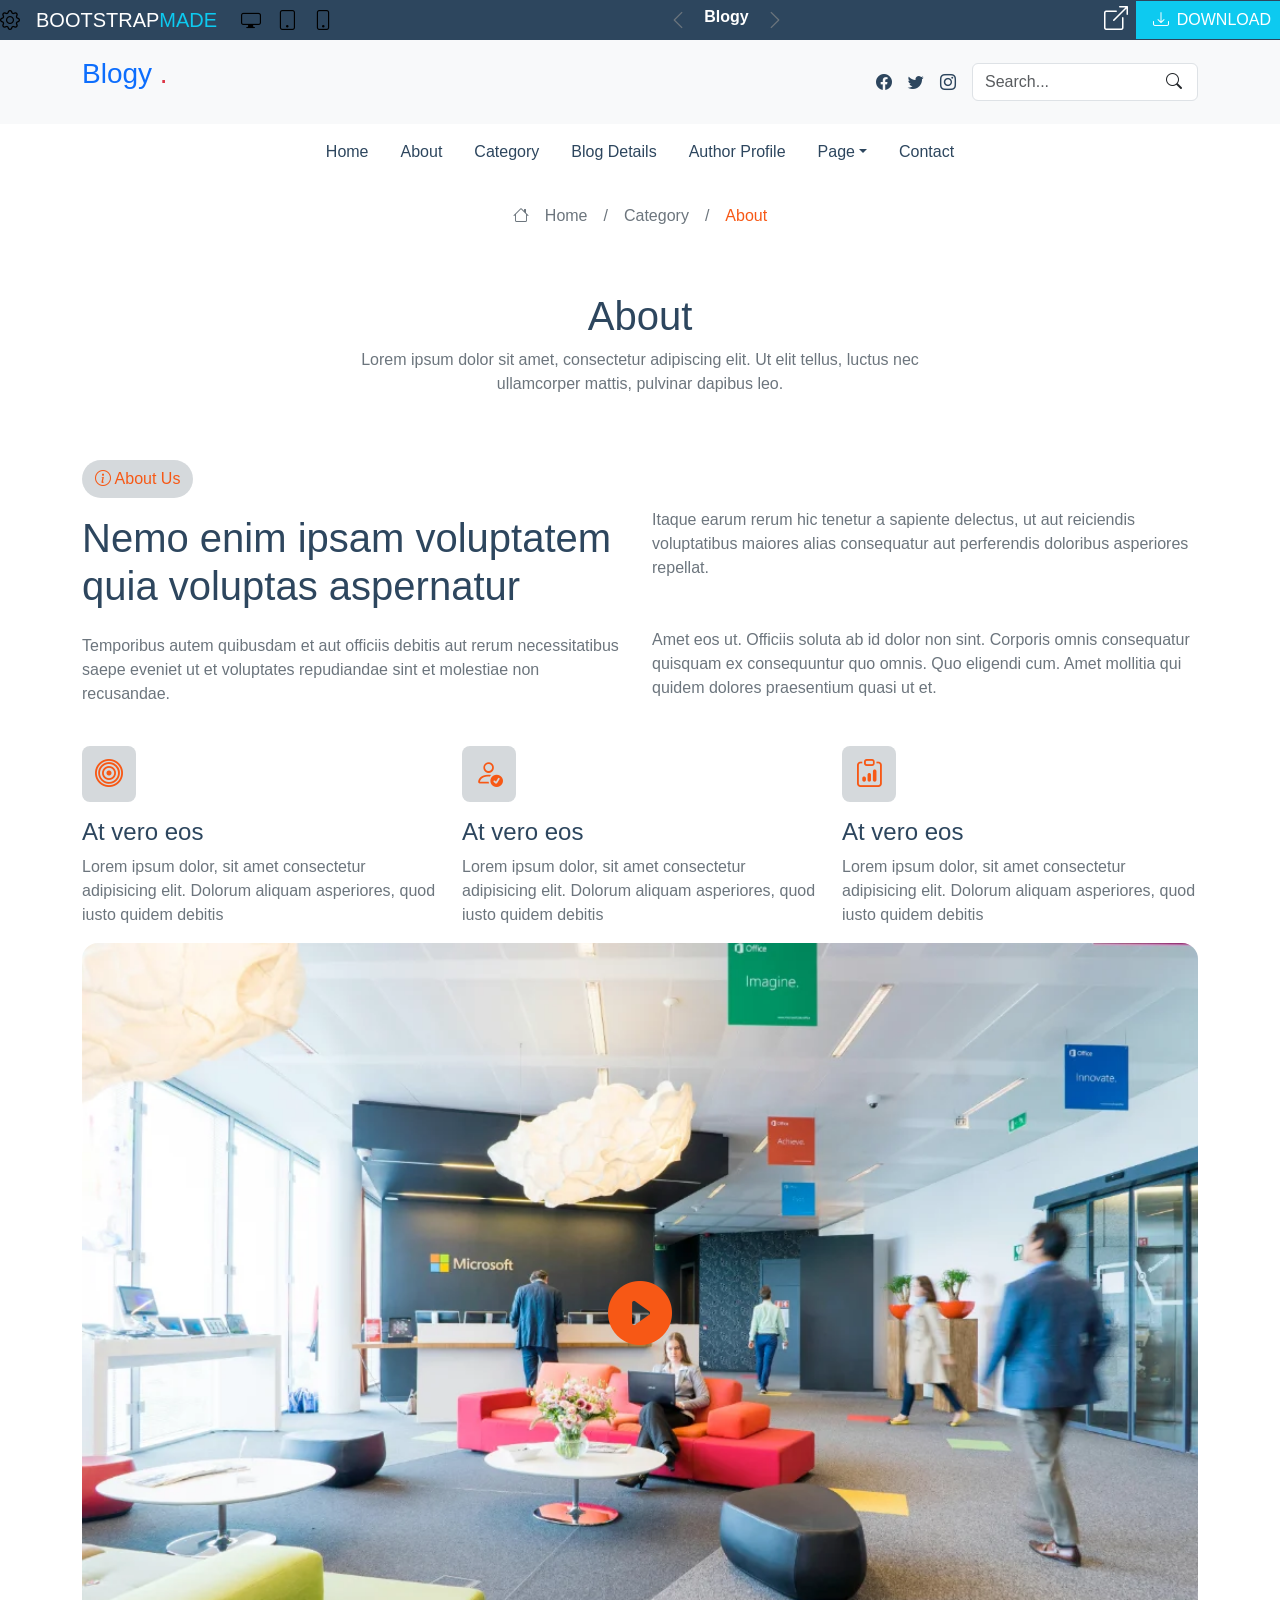
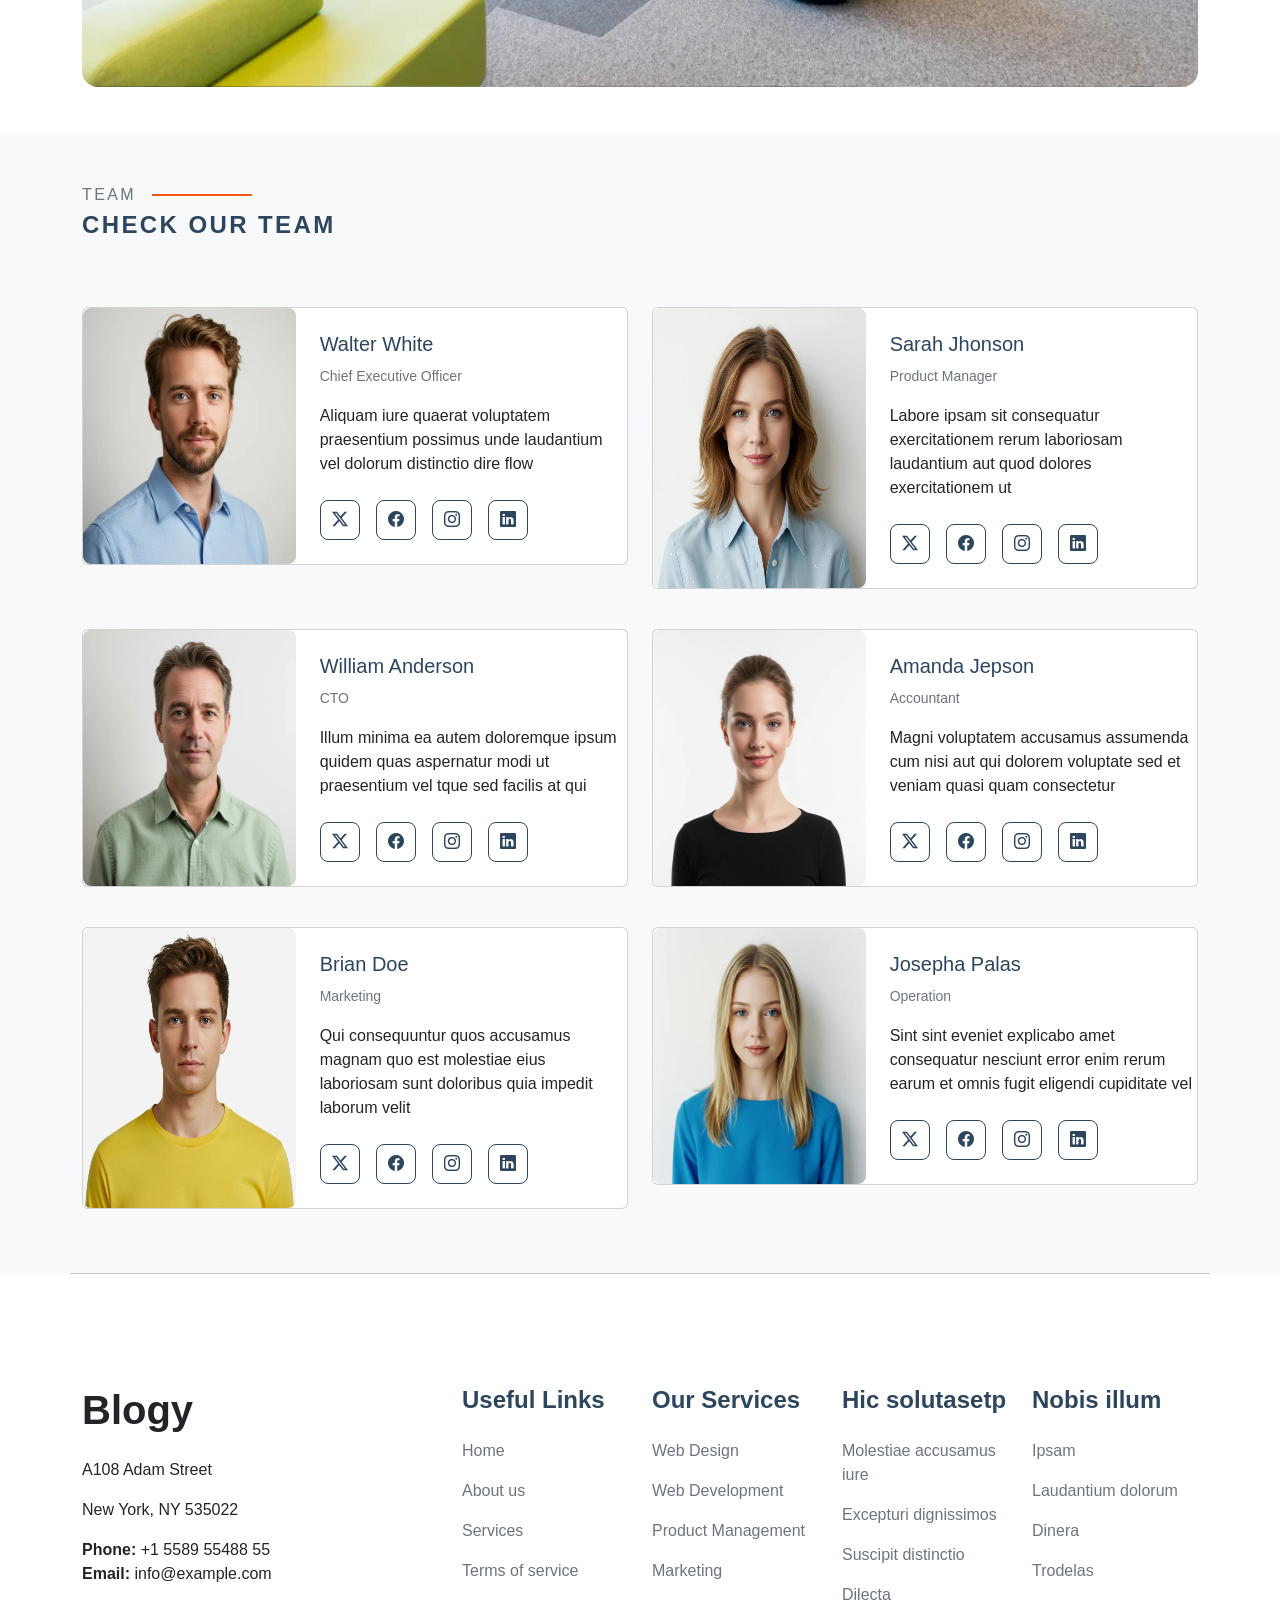
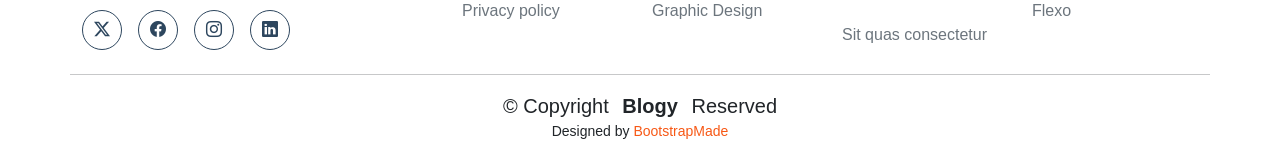
<file: About.html>
<!doctype html>
<html lang="en">
  <head>
    <meta charset="UTF-8" />
    <meta name="viewport" content="width=device-width, initial-scale=1.0" />
    <title>Housewares store</title>
    <link
      rel="stylesheet"
      href="https://cdn.jsdelivr.net/npm/bootstrap@5.3.8/dist/css/bootstrap.min.css"
    />
    <link rel="preconnect" href="https://fonts.googleapis.com" />
    <link rel="preconnect" href="https://fonts.gstatic.com" crossorigin />

    <link
      href="https://fonts.googleapis.com/css2?family=Cairo:wght@400;500;700&display=swap"
      rel="stylesheet"
    />
    <link
      rel="stylesheet"
      href="https://cdn.jsdelivr.net/npm/bootstrap-icons@1.13.1/font/bootstrap-icons.min.css"
    />
    <link rel="stylesheet" href="style.css" />
  </head>
  <body>
    <!-- nav one -->
    <nav class="navbar p-0 blue">
      <div class="navbar-brand d-flex">
        <i class="bi bi-gear"></i>
        <p class="text-white m-0 mx-3">
          BOOTSTRAP<span class="text-info">MADE</span>
        </p>

        <div class="d-none d-sm-flex">
          <i class="bi bi-display mx-2"></i>
          <i class="bi bi-tablet mx-2"></i>
          <i class="bi bi-phone mx-2"></i>
        </div>
      </div>
      <div class="d-none d-sm-flex">
        <i class="bi bi-chevron-left text-secondary fs-5"></i>
        <p class="m-0 mx-3 text-white fw-bold">Blogy</p>
        <i class="bi bi-chevron-right text-secondary fs-5"></i>
      </div>
      <div class="d-flex">
        <i class="bi bi-box-arrow-up-right fw-bold fs-4 px-2 text-white"></i>
        <button type="button" class="btn btn-info rounded-0 text-white px-2">
          <span class="px-2"><i class="bi bi-download"></i></span>DOWNLOAD
        </button>
      </div>
    </nav>
    <!-- nav two -->
    <nav class="navbar bg-light">
      <div class="container">
        <div class="navbar-brand fs-3">
          <p class="text-primary">Blogy <span class="text-danger">.</span></p>
        </div>
        <div class="d-flex gap-3">
          <i class="mt-2 meta bi bi-facebook hevo"></i>
          <i class="mt-2 meta bi bi-twitter hevo"></i>
          <i class="mt-2 meta bi bi-instagram hevo"></i>

          <div class="d-none d-md-flex position-relative">
            <input
              type="text"
              name="text"
              class="form-control"
              placeholder="Search..."
            />
            <span
              class="position-absolute top-50 end-0 translate-middle-y me-3"
            >
              <i class="bi bi-search"></i>
            </span>
          </div>
          <button
            class="navbar-toggler d-md-none"
            type="button"
            data-bs-toggle="offcanvas"
            data-bs-target="#Navbar"
            aria-controls="Navbar"
          >
            <span class="navbar-toggler-icon"></span>
          </button>
          <div
            class="offcanvas offcanvas-end m-sm-5 rounded"
            style="width: 90%"
            tabindex="-1"
            id="Navbar"
          >
            <div class="offcanvas-header">
              <h5 class="offcanvas-title">Menu</h5>

              <button
                type="button"
                class="btn-close"
                data-bs-dismiss="offcanvas"
              ></button>
            </div>

            <div class="offcanvas-body">
              <ul class="navbar-nav">
                <li class="nav-item">
                  <a class="nav-link btn text-start hevo" href="index.html"
                    >Home</a
                  >
                </li>

                <li class="nav-item">
                  <a class="nav-link btn text-start hevo" href="About.html"
                    >About</a
                  >
                </li>

                <li class="nav-item">
                  <a class="nav-link btn text-start hevo" href="Category.html"
                    >Category</a
                  >
                </li>

                <li class="nav-item">
                  <a
                    class="nav-link btn text-start hevo"
                    href="BlogDetails.html"
                    >Blog Details</a
                  >
                </li>

                <li class="nav-item">
                  <a
                    class="nav-link btn text-start hevo"
                    href="AuthorProfile.html"
                    >Author Profile</a
                  >
                </li>

                <li class="nav-item">
                  <a class="nav-link btn text-start hevo" href="#">Pages</a>
                </li>

                <li class="nav-item">
                  <a class="nav-link btn text-start hevo" href="Contact.html"
                    >Contact</a
                  >
                </li>
              </ul>
            </div>
          </div>
        </div>
      </div>
    </nav>
    <!-- nav three -->
    <nav class="navbar d-none d-md-flex">
      <div class="container d-flex justify-content-center">
        <ul class="nav">
          <li class="nav-item">
            <a href="index.html" class="nav-link hevo">Home</a>
          </li>
          <li class="nav-item">
            <a href="About.html" class="nav-link hevo">About</a>
          </li>
          <li class="nav-item">
            <a href="Category.html" class="nav-link hevo">Category</a>
          </li>
          <li class="nav-item">
            <a href="BlogDetails.html" class="nav-link hevo">Blog Details</a>
          </li>
          <li class="nav-item">
            <a href="AuthorProfile.html" class="nav-link hevo"
              >Author Profile</a
            >
          </li>
          <li class="nav-item dropdown">
            <a
              href="#"
              class="nav-link hevo dropdown-toggle"
              role="button"
              data-bs-toggle="dropdown"
              aria-expanded="false"
              >Page</a
            >
            <ul class="dropdown-menu">
              <li><a href="About.html" class="dropdown-item hevo">About</a></li>
              <li>
                <a href="Category.html" class="dropdown-item hevo">Category</a>
              </li>
              <li>
                <a href="BlogDetails.html" class="dropdown-item hevo"
                  >Blog Details</a
                >
              </li>
              <li>
                <a href="AuthorProfile.html" class="dropdown-item hevo"
                  >Author Profile</a
                >
              </li>
              <li>
                <a href="SearchResults.html" class="dropdown-item hevo"
                  >Search Results</a
                >
              </li>
              <li>
                <a href="404NotFoundPage.html" class="dropdown-item hevo"
                  >404 Not Found Page</a
                >
              </li>
              <li><a href="#" class="dropdown-item hevo">Deep Dropdown</a></li>
            </ul>
          </li>
          <li class="nav-item">
            <a href="Contact.html" class="nav-link hevo">Contact</a>
          </li>
        </ul>
      </div>
    </nav>
    <!-- main -->
    <main>
      <!-- section one -->
      <section class="container">
        <div class="row d-flex justify-content-center mb-5">
          <div class="col-md-8 mt-4">
            <div class="d-flex justify-content-center gap-3">
              <i class="bi bi-house text-secondary"></i>
              <p class="paragragh">Home</p>
              <span class="text-secondary"> / </span>
              <p class="paragragh">Category</p>
              <span class="text-secondary"> / </span>
              <p class="paragragh" style="color: var(--accent-color);">About</p>
            </div>
          </div>
        </div>
        <div class="row d-flex justify-content-center mb-5">
          <div class="col-md-7 text-center">
            <h1 class="hevo">About</h1>
            <p class="text-secondary">
              Lorem ipsum dolor sit amet, consectetur adipiscing elit. Ut elit
              tellus, luctus nec ullamcorper mattis, pulvinar dapibus leo.
            </p>
          </div>
        </div>
      </section>
      <!-- end section one -->
      <!-- section two -->
      <section class="container">
        <div class="row">
          <div class="col-md-6">
            <button
              class="btn rounded-5 mb-3"
              type="button"
              style="
                background-color: var(--background-button);
                color: var(--accent-color);
              "
            >
              <i class="bi bi-info-circle"></i>
              About Us
            </button>
            <h1 class="hevo">
              Nemo enim ipsam voluptatem quia voluptas aspernatur
            </h1>
            <p class="mt-4 text-secondary">
              Temporibus autem quibusdam et aut officiis debitis aut rerum
              necessitatibus saepe eveniet ut et voluptates repudiandae sint et
              molestiae non recusandae.
            </p>
          </div>
          <div class="col-md-6">
            <p class="text-secondary mt-5">
              Itaque earum rerum hic tenetur a sapiente delectus, ut aut
              reiciendis voluptatibus maiores alias consequatur aut perferendis
              doloribus asperiores repellat.
            </p>
            <p class="text-secondary mt-5">
              Amet eos ut. Officiis soluta ab id dolor non sint. Corporis omnis
              consequatur quisquam ex consequuntur quo omnis. Quo eligendi cum.
              Amet mollitia qui quidem dolores praesentium quasi ut et.
            </p>
          </div>
        </div>
        <div class="row mt-4">
          <div class="col-md-4">
            <button class="btn rounded-3 mb-3 fs-3 buttun" type="button">
              <i class="bi bi-bullseye"></i>
            </button>
            <h4 class="hevo">At vero eos</h4>
            <p class="text-secondary">
              Lorem ipsum dolor, sit amet consectetur adipisicing elit. Dolorum
              aliquam asperiores, quod iusto quidem debitis
            </p>
          </div>
          <div class="col-md-4">
            <button class="btn rounded-3 mb-3 fs-3 buttun" type="button">
              <i class="bi bi-person-check"></i>
            </button>
            <h4 class="hevo">At vero eos</h4>
            <p class="text-secondary">
              Lorem ipsum dolor, sit amet consectetur adipisicing elit. Dolorum
              aliquam asperiores, quod iusto quidem debitis
            </p>
          </div>
          <div class="col-md-4">
            <button class="btn rounded-3 mb-3 fs-3 buttun" type="button">
              <i class="bi bi-clipboard-data"></i>
            </button>
            <h4 class="hevo">At vero eos</h4>
            <p class="text-secondary">
              Lorem ipsum dolor, sit amet consectetur adipisicing elit. Dolorum
              aliquam asperiores, quod iusto quidem debitis
            </p>
          </div>
        </div>
        <div class="row d-flex justify-content-center">
          <div class="col-md-12">
            <div class="position-relative d-inline-block w-100">
              <img
                class="w-100 rounded-4"
                src="img/blog-post-2.webp"
                alt="صورة"
              />

              <div
                class="position-absolute top-50 start-50 translate-middle rounded-circle d-grid"
                style="font-size: 4rem"
              >
                <i
                  class="bi bi-play-circle-fill"
                  style="color: var(--accent-color)"
                ></i>
              </div>
            </div>
          </div>
        </div>
      </section>
      <!-- end section two -->
      <!-- section three -->
      <section class="container-fliud bg-light mt-5">
        <article class="container">
          <div class="row pt-5 pb-5">
            <div class="col-md-6">
              <div class="d-flex align-items-center gap-3">
                <span class="text-secondary tracking-wide text-uppercase"
                  >Team</span
                >
                <div
                  style="
                    width: 100px;
                    height: 2px;
                    background-color: var(--accent-color);
                  "
                ></div>
              </div>
              <p class="text-uppercase fw-bold tracking-wide fs-4 hevo">
                Check Our Team
              </p>
            </div>
          </div>
          <div class="row mb-4">
            <div class="col-md-6 mb-3">
              <div class="card">
                <div class="row">
                  <div class="col-md-5">
                    <img
                      class="w-100 h-100 rounded-3"
                      src="img/person-m-7.webp"
                      alt="صورة"
                    />
                  </div>
                  <div class="col-md-7">
                    <h5 class="pt-4 hevo">Walter White</h5>
                    <small class="text-secondary"
                      >Chief Executive Officer</small
                    >
                    <p class="my-3">
                      Aliquam iure quaerat voluptatem praesentium possimus unde
                      laudantium vel dolorum distinctio dire flow
                    </p>
                    <div class="d-flex mt-4 gap-3 mb-4">
                      <a
                        href="#"
                        style="width: 40px; height: 40px"
                        class="d-flex justify-content-center align-items-center social-icon border rounded-3"
                        ><i class="bi bi-twitter-x"></i
                      ></a>
                      <a
                        href="#"
                        style="width: 40px; height: 40px"
                        class="d-flex justify-content-center align-items-center social-icon border rounded-3"
                        ><i class="bi bi-facebook"></i
                      ></a>
                      <a
                        href="#"
                        style="width: 40px; height: 40px"
                        class="d-flex justify-content-center align-items-center social-icon border rounded-3"
                        ><i class="bi bi-instagram"></i
                      ></a>
                      <a
                        href="#"
                        style="width: 40px; height: 40px"
                        class="d-flex justify-content-center align-items-center social-icon border rounded-3"
                        ><i class="bi bi-linkedin"></i
                      ></a>
                    </div>
                  </div>
                </div>
              </div>
            </div>
            <div class="col-md-6 mb-3">
              <div class="card">
                <div class="row">
                  <div class="col-md-5">
                    <img
                      class="w-100 h-100 rounded-3"
                      src="img/person-f-13.webp"
                      alt="صورة"
                    />
                  </div>
                  <div class="col-md-7">
                    <h5 class="pt-4 hevo">Sarah Jhonson</h5>
                    <small class="text-secondary">Product Manager</small>
                    <p class="my-3">
                      Labore ipsam sit consequatur exercitationem rerum
                      laboriosam laudantium aut quod dolores exercitationem ut
                    </p>
                    <div class="d-flex mt-4 gap-3 mb-4">
                      <a
                        href="#"
                        style="width: 40px; height: 40px"
                        class="d-flex justify-content-center align-items-center social-icon border rounded-3"
                        ><i class="bi bi-twitter-x"></i
                      ></a>
                      <a
                        href="#"
                        style="width: 40px; height: 40px"
                        class="d-flex justify-content-center align-items-center social-icon border rounded-3"
                        ><i class="bi bi-facebook"></i
                      ></a>
                      <a
                        href="#"
                        style="width: 40px; height: 40px"
                        class="d-flex justify-content-center align-items-center social-icon border rounded-3"
                        ><i class="bi bi-instagram"></i
                      ></a>
                      <a
                        href="#"
                        style="width: 40px; height: 40px"
                        class="d-flex justify-content-center align-items-center social-icon border rounded-3"
                        ><i class="bi bi-linkedin"></i
                      ></a>
                    </div>
                  </div>
                </div>
              </div>
            </div>
          </div>
          <div class="row mb-4">
            <div class="col-md-6 mb-3">
              <div class="card">
                <div class="row">
                  <div class="col-md-5">
                    <img
                      class="w-100 h-100 rounded-3"
                      src="img/blog-post-121.webp"
                      alt="صورة"
                    />
                  </div>
                  <div class="col-md-7">
                    <h5 class="pt-4 hevo">William Anderson</h5>
                    <small class="text-secondary">CTO</small>
                    <p class="my-3">
                      Illum minima ea autem doloremque ipsum quidem quas
                      aspernatur modi ut praesentium vel tque sed facilis at qui
                    </p>
                    <div class="d-flex mt-4 gap-3 mb-4">
                      <a
                        href="#"
                        style="width: 40px; height: 40px"
                        class="d-flex justify-content-center align-items-center social-icon border rounded-3"
                        ><i class="bi bi-twitter-x"></i
                      ></a>
                      <a
                        href="#"
                        style="width: 40px; height: 40px"
                        class="d-flex justify-content-center align-items-center social-icon border rounded-3"
                        ><i class="bi bi-facebook"></i
                      ></a>
                      <a
                        href="#"
                        style="width: 40px; height: 40px"
                        class="d-flex justify-content-center align-items-center social-icon border rounded-3"
                        ><i class="bi bi-instagram"></i
                      ></a>
                      <a
                        href="#"
                        style="width: 40px; height: 40px"
                        class="d-flex justify-content-center align-items-center social-icon border rounded-3"
                        ><i class="bi bi-linkedin"></i
                      ></a>
                    </div>
                  </div>
                </div>
              </div>
            </div>
            <div class="col-md-6 mb-3">
              <div class="card">
                <div class="row">
                  <div class="col-md-5">
                    <img
                      class="w-100 h-100 rounded-3"
                      src="img/person-f-4.webp"
                      alt="صورة"
                    />
                  </div>
                  <div class="col-md-7">
                    <h5 class="pt-4 hevo">Amanda Jepson</h5>
                    <small class="text-secondary">Accountant</small>
                    <p class="my-3">
                      Magni voluptatem accusamus assumenda cum nisi aut qui
                      dolorem voluptate sed et veniam quasi quam consectetur
                    </p>
                    <div class="d-flex mt-4 gap-3 mb-4">
                      <a
                        href="#"
                        style="width: 40px; height: 40px"
                        class="d-flex justify-content-center align-items-center social-icon border rounded-3"
                        ><i class="bi bi-twitter-x"></i
                      ></a>
                      <a
                        href="#"
                        style="width: 40px; height: 40px"
                        class="d-flex justify-content-center align-items-center social-icon border rounded-3"
                        ><i class="bi bi-facebook"></i
                      ></a>
                      <a
                        href="#"
                        style="width: 40px; height: 40px"
                        class="d-flex justify-content-center align-items-center social-icon border rounded-3"
                        ><i class="bi bi-instagram"></i
                      ></a>
                      <a
                        href="#"
                        style="width: 40px; height: 40px"
                        class="d-flex justify-content-center align-items-center social-icon border rounded-3"
                        ><i class="bi bi-linkedin"></i
                      ></a>
                    </div>
                  </div>
                </div>
              </div>
            </div>
          </div>
          <div class="row pb-5">
            <div class="col-md-6 mb-3">
              <div class="card">
                <div class="row">
                  <div class="col-md-5">
                    <img
                      class="w-100 h-100 rounded-3"
                      src="img/person-m-12.webp"
                      alt="صورة"
                    />
                  </div>
                  <div class="col-md-7">
                    <h5 class="pt-4 hevo">Brian Doe</h5>
                    <small class="text-secondary">Marketing</small>
                    <p class="my-3">
                      Qui consequuntur quos accusamus magnam quo est molestiae
                      eius laboriosam sunt doloribus quia impedit laborum velit
                    </p>
                    <div class="d-flex mt-4 gap-3 mb-4">
                      <a
                        href="#"
                        style="width: 40px; height: 40px"
                        class="d-flex justify-content-center align-items-center social-icon border rounded-3"
                        ><i class="bi bi-twitter-x"></i
                      ></a>
                      <a
                        href="#"
                        style="width: 40px; height: 40px"
                        class="d-flex justify-content-center align-items-center social-icon border rounded-3"
                        ><i class="bi bi-facebook"></i
                      ></a>
                      <a
                        href="#"
                        style="width: 40px; height: 40px"
                        class="d-flex justify-content-center align-items-center social-icon border rounded-3"
                        ><i class="bi bi-instagram"></i
                      ></a>
                      <a
                        href="#"
                        style="width: 40px; height: 40px"
                        class="d-flex justify-content-center align-items-center social-icon border rounded-3"
                        ><i class="bi bi-linkedin"></i
                      ></a>
                    </div>
                  </div>
                </div>
              </div>
            </div>
            <div class="col-md-6 mb-3">
              <div class="card">
                <div class="row">
                  <div class="col-md-5">
                    <img
                      class="w-100 h-100 rounded-3"
                      src="img/person-f-9.webp"
                      alt="صورة"
                    />
                  </div>
                  <div class="col-md-7">
                    <h5 class="pt-4 hevo">Josepha Palas</h5>
                    <small class="text-secondary">Operation</small>
                    <p class="my-3">
                      Sint sint eveniet explicabo amet consequatur nesciunt
                      error enim rerum earum et omnis fugit eligendi cupiditate
                      vel
                    </p>
                    <div class="d-flex mt-4 gap-3 mb-4">
                      <a
                        href="#"
                        style="width: 40px; height: 40px"
                        class="d-flex justify-content-center align-items-center social-icon border rounded-3"
                        ><i class="bi bi-twitter-x"></i
                      ></a>
                      <a
                        href="#"
                        style="width: 40px; height: 40px"
                        class="d-flex justify-content-center align-items-center social-icon border rounded-3"
                        ><i class="bi bi-facebook"></i
                      ></a>
                      <a
                        href="#"
                        style="width: 40px; height: 40px"
                        class="d-flex justify-content-center align-items-center social-icon border rounded-3"
                        ><i class="bi bi-instagram"></i
                      ></a>
                      <a
                        href="#"
                        style="width: 40px; height: 40px"
                        class="d-flex justify-content-center align-items-center social-icon border rounded-3"
                        ><i class="bi bi-linkedin"></i
                      ></a>
                    </div>
                  </div>
                </div>
              </div>
            </div>
          </div>
        </article>
      </section>
      <!-- end section three -->
    </main>
    <!-- end main -->
    <!-- footer -->
    <footer class="container">
      <div class="row mb-5">
        <hr />
      </div>
      <div class="row">
        <div class="col-md-4 mt-5">
          <h1 class="mb-4 fw-bold">Blogy</h1>
          <p>A108 Adam Street</p>
          <p>New York, NY 535022</p>
          <div>
            <span class="fw-bold">Phone:</span>
            <span>+1 5589 55488 55</span>
          </div>
          <div>
            <span class="fw-bold">Email:</span>
            <span>info@example.com</span>
          </div>
          <div class="d-flex mt-4 gap-3 mb-4">
            <a
              href="#"
              style="width: 40px; height: 40px"
              class="d-flex justify-content-center align-items-center social-icon border rounded-circle"
              ><i class="bi bi-twitter-x"></i
            ></a>
            <a
              href="#"
              style="width: 40px; height: 40px"
              class="d-flex justify-content-center align-items-center social-icon border rounded-circle"
              ><i class="bi bi-facebook"></i
            ></a>
            <a
              href="#"
              style="width: 40px; height: 40px"
              class="d-flex justify-content-center align-items-center social-icon border rounded-circle"
              ><i class="bi bi-instagram"></i
            ></a>
            <a
              href="#"
              style="width: 40px; height: 40px"
              class="d-flex justify-content-center align-items-center social-icon border rounded-circle"
              ><i class="bi bi-linkedin"></i
            ></a>
          </div>
        </div>
        <div class="col-md-2 mt-5">
          <h4 class="fw-bold mb-4 hevo">Useful Links</h4>
          <p class="paragragh">Home</p>
          <p class="paragragh">About us</p>
          <p class="paragragh">Services</p>
          <p class="paragragh">Terms of service</p>
          <p class="paragragh">Privacy policy</p>
        </div>
        <div class="col-md-2 mt-5">
          <h4 class="fw-bold mb-4 hevo">Our Services</h4>
          <p class="paragragh">Web Design</p>
          <p class="paragragh">Web Development</p>
          <p class="paragragh">Product Management</p>
          <p class="paragragh">Marketing</p>
          <p class="paragragh">Graphic Design</p>
        </div>
        <div class="col-md-2 mt-5">
          <h4 class="fw-bold mb-4 hevo">Hic solutasetp</h4>
          <p class="paragragh">Molestiae accusamus iure</p>
          <p class="paragragh">Excepturi dignissimos</p>
          <p class="paragragh">Suscipit distinctio</p>
          <p class="paragragh">Dilecta</p>
          <p class="paragragh">Sit quas consectetur</p>
        </div>
        <div class="col-md-2 mt-5">
          <h4 class="fw-bold mb-4 hevo">Nobis illum</h4>
          <p class="paragragh">Ipsam</p>
          <p class="paragragh">Laudantium dolorum</p>
          <p class="paragragh">Dinera</p>
          <p class="paragragh">Trodelas</p>
          <p class="paragragh">Flexo</p>
        </div>
        <hr />
      </div>
      <div class="row text-center">
        <span class="fs-5"
          >© Copyright <span class="fw-bold mx-2">Blogy</span> Reserved</span
        >
        <p class="small">
          Designed by
          <span style="color: var(--accent-color)">BootstrapMade</span>
        </p>
      </div>
    </footer>
    <!-- end footer -->
    <script src="https://cdn.jsdelivr.net/npm/bootstrap@5.3.8/dist/js/bootstrap.bundle.min.js"></script>
  </body>
</html>
</file>
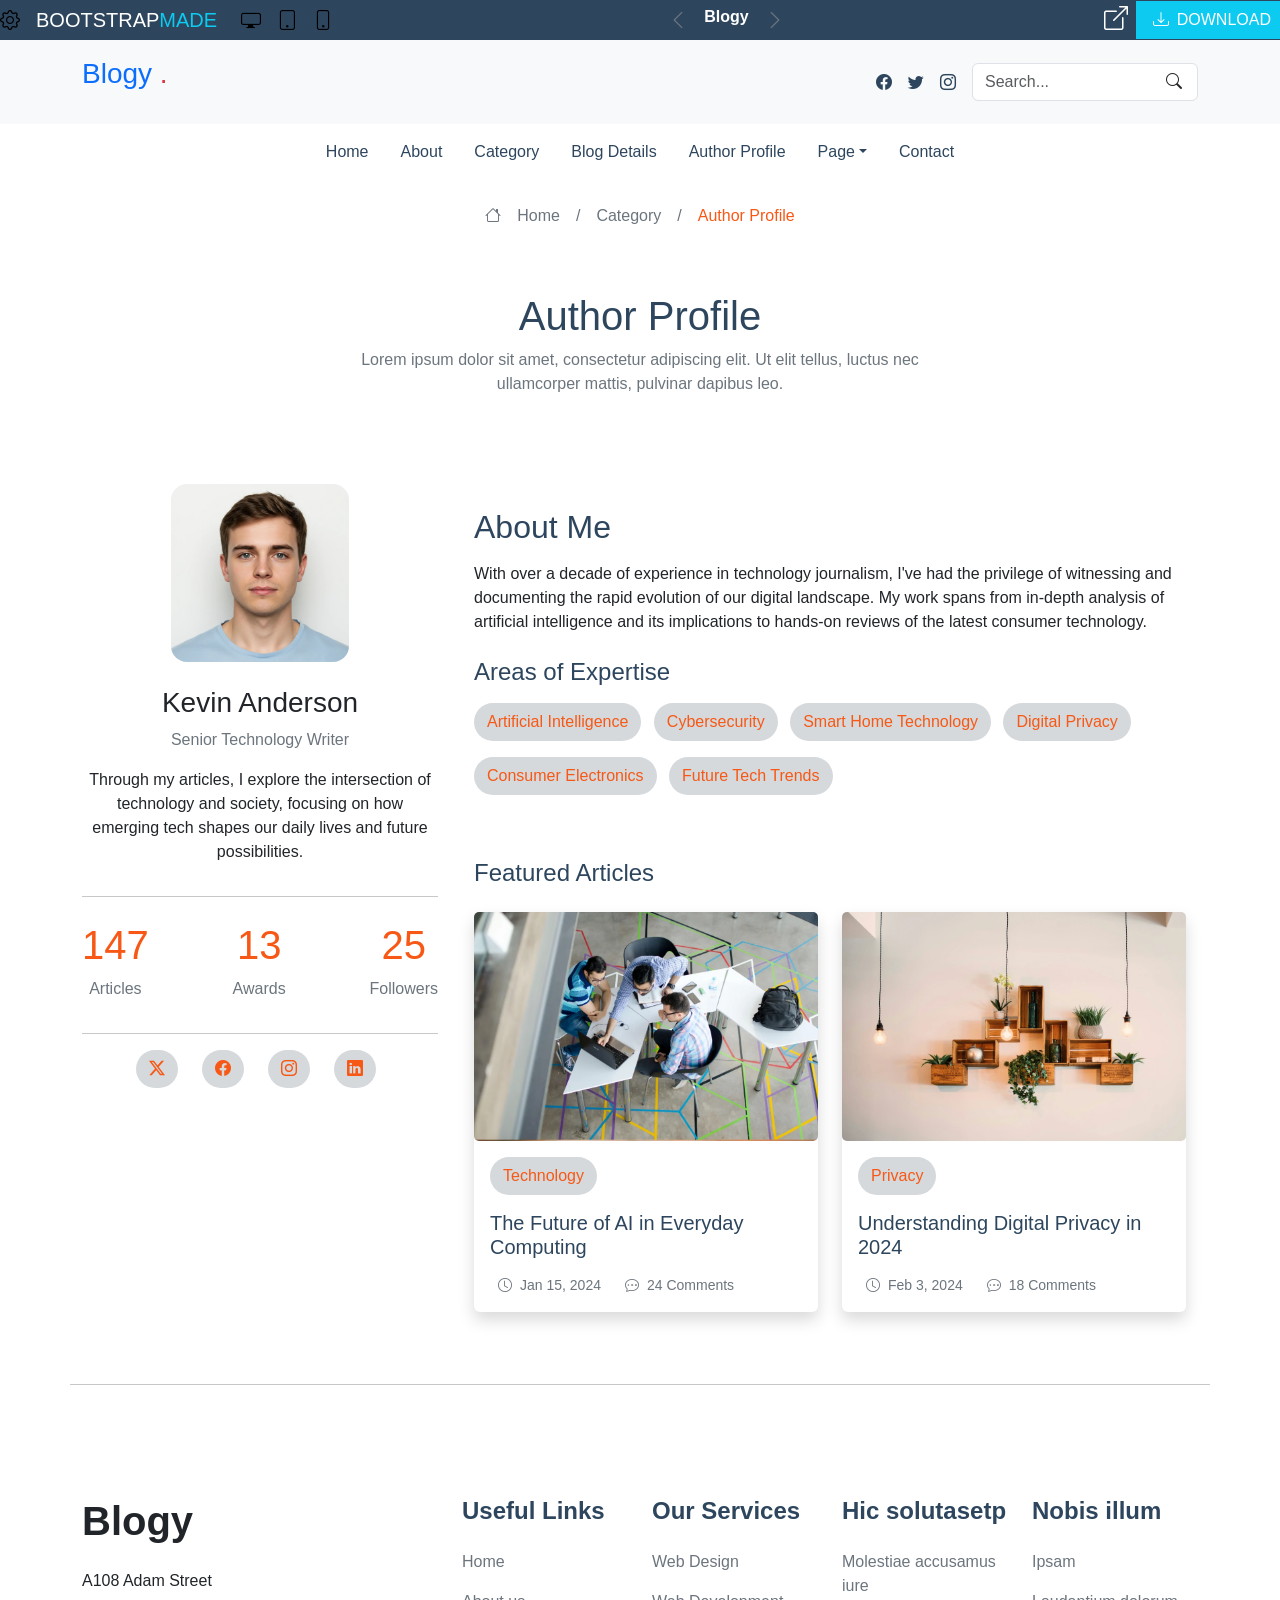
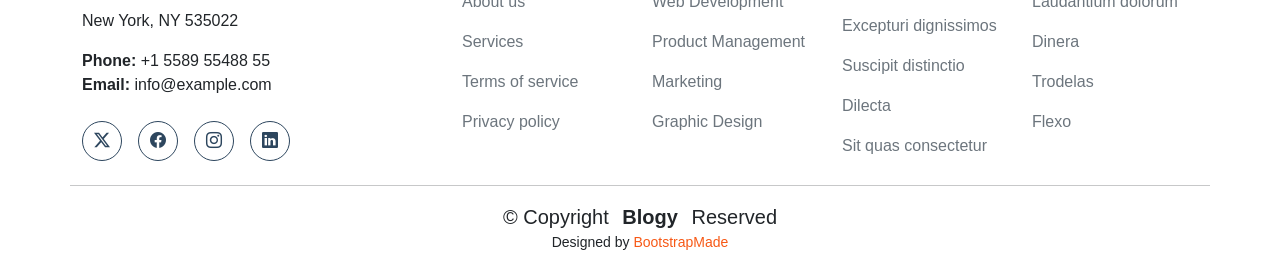
<file: AuthorProfile.html>
<!doctype html>
<html lang="en">
  <head>
    <meta charset="UTF-8" />
    <meta name="viewport" content="width=device-width, initial-scale=1.0" />
    <title>Housewares store</title>
    <link
      rel="stylesheet"
      href="https://cdn.jsdelivr.net/npm/bootstrap@5.3.8/dist/css/bootstrap.min.css"
    />
    <link rel="preconnect" href="https://fonts.googleapis.com" />
    <link rel="preconnect" href="https://fonts.gstatic.com" crossorigin />

    <link
      href="https://fonts.googleapis.com/css2?family=Cairo:wght@400;500;700&display=swap"
      rel="stylesheet"
    />
    <link
      rel="stylesheet"
      href="https://cdn.jsdelivr.net/npm/bootstrap-icons@1.13.1/font/bootstrap-icons.min.css"
    />
    <link rel="stylesheet" href="style.css" />
  </head>
  <body>
    <!-- nav one -->
    <nav class="navbar p-0 blue">
      <div class="navbar-brand d-flex">
        <i class="bi bi-gear"></i>
        <p class="text-white m-0 mx-3">
          BOOTSTRAP<span class="text-info">MADE</span>
        </p>

        <div class="d-none d-sm-flex">
          <i class="bi bi-display mx-2"></i>
          <i class="bi bi-tablet mx-2"></i>
          <i class="bi bi-phone mx-2"></i>
        </div>
      </div>
      <div class="d-none d-sm-flex">
        <i class="bi bi-chevron-left text-secondary fs-5"></i>
        <p class="m-0 mx-3 text-white fw-bold">Blogy</p>
        <i class="bi bi-chevron-right text-secondary fs-5"></i>
      </div>
      <div class="d-flex">
        <i class="bi bi-box-arrow-up-right fw-bold fs-4 px-2 text-white"></i>
        <button type="button" class="btn btn-info rounded-0 text-white px-2">
          <span class="px-2"><i class="bi bi-download"></i></span>DOWNLOAD
        </button>
      </div>
    </nav>
    <!-- nav two -->
    <nav class="navbar bg-light">
      <div class="container">
        <div class="navbar-brand fs-3">
          <p class="text-primary">Blogy <span class="text-danger">.</span></p>
        </div>
        <div class="d-flex gap-3">
          <i class="mt-2 meta bi bi-facebook hevo"></i>
          <i class="mt-2 meta bi bi-twitter hevo"></i>
          <i class="mt-2 meta bi bi-instagram hevo"></i>

          <div class="d-none d-md-flex position-relative">
            <input
              type="text"
              name="text"
              class="form-control"
              placeholder="Search..."
            />
            <span
              class="position-absolute top-50 end-0 translate-middle-y me-3"
            >
              <i class="bi bi-search"></i>
            </span>
          </div>
          <button
            class="navbar-toggler d-md-none"
            type="button"
            data-bs-toggle="offcanvas"
            data-bs-target="#Navbar"
            aria-controls="Navbar"
          >
            <span class="navbar-toggler-icon"></span>
          </button>
          <div
            class="offcanvas offcanvas-end m-sm-5 rounded"
            style="width: 90%"
            tabindex="-1"
            id="Navbar"
          >
            <div class="offcanvas-header">
              <h5 class="offcanvas-title">Menu</h5>

              <button
                type="button"
                class="btn-close"
                data-bs-dismiss="offcanvas"
              ></button>
            </div>

            <div class="offcanvas-body">
              <ul class="navbar-nav">
                <li class="nav-item">
                  <a class="nav-link btn text-start hevo" href="index.html"
                    >Home</a
                  >
                </li>

                <li class="nav-item">
                  <a class="nav-link btn text-start hevo" href="About.html"
                    >About</a
                  >
                </li>

                <li class="nav-item">
                  <a class="nav-link btn text-start hevo" href="Category.html"
                    >Category</a
                  >
                </li>

                <li class="nav-item">
                  <a
                    class="nav-link btn text-start hevo"
                    href="BlogDetails.html"
                    >Blog Details</a
                  >
                </li>

                <li class="nav-item">
                  <a
                    class="nav-link btn text-start hevo"
                    href="AuthorProfile.html"
                    >Author Profile</a
                  >
                </li>

                <li class="nav-item">
                  <a class="nav-link btn text-start hevo" href="#">Pages</a>
                </li>

                <li class="nav-item">
                  <a class="nav-link btn text-start hevo" href="Contact.html"
                    >Contact</a
                  >
                </li>
              </ul>
            </div>
          </div>
        </div>
      </div>
    </nav>
    <!-- nav three -->
    <nav class="navbar d-none d-md-flex">
      <div class="container d-flex justify-content-center">
        <ul class="nav">
          <li class="nav-item">
            <a href="index.html" class="nav-link hevo">Home</a>
          </li>
          <li class="nav-item">
            <a href="About.html" class="nav-link hevo">About</a>
          </li>
          <li class="nav-item">
            <a href="Category.html" class="nav-link hevo">Category</a>
          </li>
          <li class="nav-item">
            <a href="BlogDetails.html" class="nav-link hevo">Blog Details</a>
          </li>
          <li class="nav-item">
            <a href="AuthorProfile.html" class="nav-link hevo"
              >Author Profile</a
            >
          </li>
          <li class="nav-item dropdown">
            <a
              href="#"
              class="nav-link hevo dropdown-toggle"
              role="button"
              data-bs-toggle="dropdown"
              aria-expanded="false"
              >Page</a
            >
            <ul class="dropdown-menu">
              <li><a href="About.html" class="dropdown-item hevo">About</a></li>
              <li>
                <a href="Category.html" class="dropdown-item hevo">Category</a>
              </li>
              <li>
                <a href="BlogDetails.html" class="dropdown-item hevo"
                  >Blog Details</a
                >
              </li>
              <li>
                <a href="AuthorProfile.html" class="dropdown-item hevo"
                  >Author Profile</a
                >
              </li>
              <li>
                <a href="SearchResults.html" class="dropdown-item hevo"
                  >Search Results</a
                >
              </li>
              <li>
                <a href="404NotFoundPage.html" class="dropdown-item hevo"
                  >404 Not Found Page</a
                >
              </li>
              <li><a href="#" class="dropdown-item hevo">Deep Dropdown</a></li>
            </ul>
          </li>
          <li class="nav-item">
            <a href="Contact.html" class="nav-link hevo">Contact</a>
          </li>
        </ul>
      </div>
    </nav>
    <!-- main -->
    <main>
      <!-- section one -->
      <section class="container">
        <div class="row d-flex justify-content-center mb-5">
          <div class="col-md-8 mt-4">
            <div class="d-flex justify-content-center gap-3">
              <i class="bi bi-house text-secondary"></i>
              <p class="paragragh">Home</p>
              <span class="text-secondary"> / </span>
              <p class="paragragh">Category</p>
              <span class="text-secondary"> / </span>
              <p class="paragragh" style="color: var(--accent-color)">
                Author Profile
              </p>
            </div>
          </div>
        </div>
        <div class="row d-flex justify-content-center mb-5">
          <div class="col-md-7 text-center">
            <h1 class="hevo">Author Profile</h1>
            <p class="text-secondary">
              Lorem ipsum dolor sit amet, consectetur adipiscing elit. Ut elit
              tellus, luctus nec ullamcorper mattis, pulvinar dapibus leo.
            </p>
          </div>
        </div>
      </section>
      <!-- end section one -->
      <!-- section two -->
      <section class="container">
        <div class="row">
          <div class="col-md-4 mt-4 d-flex flex-column align-items-center">
            <div class="w-50 mb-4">
              <img
                class="w-100 rounded-4"
                src="img/person-m-5.webp"
                alt="صورة"
              />
            </div>
            <h3>Kevin Anderson</h3>
            <p class="text-secondary">Senior Technology Writer</p>
            <p class="text-center">
              Through my articles, I explore the intersection of technology and
              society, focusing on how emerging tech shapes our daily lives and
              future possibilities.
            </p>
            <div class="col-md-4 w-100">
              <hr />
              <div class="w-100 d-flex justify-content-between mt-4">
                <div class="text-center">
                  <h1 style="color: var(--accent-color)">147</h1>
                  <p class="text-secondary">Articles</p>
                </div>
                <div class="text-center">
                  <h1 style="color: var(--accent-color)">13</h1>
                  <p class="text-secondary">Awards</p>
                </div>
                <div class="text-center">
                  <h1 style="color: var(--accent-color)">25</h1>
                  <p class="text-secondary">Followers</p>
                </div>
              </div>
              <hr />
              <div class="w-100 d-flex justify-content-center gap-3">
                <button class="btn rounded-5 mb-3 me-2 buttun" type="button">
                  <i class="bi bi-twitter-x"></i>
                </button>
                <button class="btn rounded-5 mb-3 me-2 buttun" type="button">
                  <i class="bi bi-facebook"></i>
                </button>
                <button class="btn rounded-5 mb-3 me-2 buttun" type="button">
                  <i class="bi bi-instagram"></i>
                </button>
                <button class="btn rounded-5 mb-3 me-2 buttun" type="button">
                  <i class="bi bi-linkedin"></i>
                </button>
              </div>
            </div>
          </div>
          <div class="col-md-8 mt-4 p-4">
            <h2 class="mb-3 hevo">About Me</h2>
            <p class="mb-4">
              With over a decade of experience in technology journalism, I've
              had the privilege of witnessing and documenting the rapid
              evolution of our digital landscape. My work spans from in-depth
              analysis of artificial intelligence and its implications to
              hands-on reviews of the latest consumer technology.
            </p>
            <h4 class="mb-3 hevo">Areas of Expertise</h4>
            <div class="mb-5">
              <button class="btn rounded-5 mb-3 me-2 buttun" type="button">
                Artificial Intelligence
              </button>
              <button class="btn rounded-5 mb-3 me-2 buttun" type="button">
                Cybersecurity
              </button>
              <button class="btn rounded-5 mb-3 me-2 buttun" type="button">
                Smart Home Technology
              </button>
              <button class="btn rounded-5 mb-3 me-2 buttun" type="button">
                Digital Privacy
              </button>
              <button class="btn rounded-5 mb-3 me-2 buttun" type="button">
                Consumer Electronics
              </button>
              <button class="btn rounded-5 mb-3 me-2 buttun" type="button">
                Future Tech Trends
              </button>
            </div>
            <div class="row">
              <div class="col-md-12">
                <h4 class="hevo mb-4">Featured Articles</h4>
              </div>
            </div>
            <div class="row">
              <div class="col-md-6">
                <div class="card border-0 btn-up shadow">
                  <div class="card-img overflow-hidden">
                    <img
                      class="w-100 image"
                      src="img/blog-post-10.webp"
                      alt="صورة"
                    />
                  </div>
                  <div class="body mx-3">
                    <button
                      class="btn rounded-5 mb-3 me-2 buttun mt-3"
                      type="button"
                    >
                      Technology
                    </button>
                    <h5 class="hevo">The Future of AI in Everyday Computing</h5>
                    <div
                      class="d-flex justify-content-start align-items-center my-3 gap-3"
                    >
                      <span class="mx-2 text-secondary small"
                        ><i class="bi bi-clock me-2"></i>Jan 15, 2024</span
                      >
                      <span class="text-secondary small"
                        ><i class="bi bi-chat-dots me-2"></i>24 Comments</span
                      >
                    </div>
                  </div>
                </div>
              </div>
              <div class="col-md-6">
                <div class="card border-0 btn-up shadow">
                  <div class="card-img overflow-hidden">
                    <img
                      class="w-100 image"
                      src="img/Shelf.webp"
                      alt="صورة"
                    />
                  </div>
                  <div class="body mx-3">
                    <button
                      class="btn rounded-5 mb-3 me-2 buttun mt-3"
                      type="button"
                    >
                      Privacy
                    </button>
                    <h5 class="hevo">Understanding Digital Privacy in 2024</h5>
                    <div
                      class="d-flex justify-content-start align-items-center my-3 gap-3"
                    >
                      <span class="mx-2 text-secondary small"
                        ><i class="bi bi-clock me-2"></i>Feb 3, 2024</span
                      >
                      <span class="text-secondary small"
                        ><i class="bi bi-chat-dots me-2"></i>18 Comments</span
                      >
                    </div>
                  </div>
                </div>
              </div>
            </div>
          </div>
        </div>
      </section>
      <!-- end section two -->
    </main>
    <!-- end main -->
    <!-- footer -->
    <footer class="container mt-5">
      <div class="row mb-5">
        <hr />
      </div>
      <div class="row">
        <div class="col-md-4 mt-5">
          <h1 class="mb-4 fw-bold">Blogy</h1>
          <p>A108 Adam Street</p>
          <p>New York, NY 535022</p>
          <div>
            <span class="fw-bold">Phone:</span>
            <span>+1 5589 55488 55</span>
          </div>
          <div>
            <span class="fw-bold">Email:</span>
            <span>info@example.com</span>
          </div>
          <div class="d-flex mt-4 gap-3 mb-4">
            <a
              href="#"
              style="width: 40px; height: 40px"
              class="d-flex justify-content-center align-items-center social-icon border rounded-circle"
              ><i class="bi bi-twitter-x"></i
            ></a>
            <a
              href="#"
              style="width: 40px; height: 40px"
              class="d-flex justify-content-center align-items-center social-icon border rounded-circle"
              ><i class="bi bi-facebook"></i
            ></a>
            <a
              href="#"
              style="width: 40px; height: 40px"
              class="d-flex justify-content-center align-items-center social-icon border rounded-circle"
              ><i class="bi bi-instagram"></i
            ></a>
            <a
              href="#"
              style="width: 40px; height: 40px"
              class="d-flex justify-content-center align-items-center social-icon border rounded-circle"
              ><i class="bi bi-linkedin"></i
            ></a>
          </div>
        </div>
        <div class="col-md-2 mt-5">
          <h4 class="fw-bold mb-4 hevo">Useful Links</h4>
          <p class="paragragh">Home</p>
          <p class="paragragh">About us</p>
          <p class="paragragh">Services</p>
          <p class="paragragh">Terms of service</p>
          <p class="paragragh">Privacy policy</p>
        </div>
        <div class="col-md-2 mt-5">
          <h4 class="fw-bold mb-4 hevo">Our Services</h4>
          <p class="paragragh">Web Design</p>
          <p class="paragragh">Web Development</p>
          <p class="paragragh">Product Management</p>
          <p class="paragragh">Marketing</p>
          <p class="paragragh">Graphic Design</p>
        </div>
        <div class="col-md-2 mt-5">
          <h4 class="fw-bold mb-4 hevo">Hic solutasetp</h4>
          <p class="paragragh">Molestiae accusamus iure</p>
          <p class="paragragh">Excepturi dignissimos</p>
          <p class="paragragh">Suscipit distinctio</p>
          <p class="paragragh">Dilecta</p>
          <p class="paragragh">Sit quas consectetur</p>
        </div>
        <div class="col-md-2 mt-5">
          <h4 class="fw-bold mb-4 hevo">Nobis illum</h4>
          <p class="paragragh">Ipsam</p>
          <p class="paragragh">Laudantium dolorum</p>
          <p class="paragragh">Dinera</p>
          <p class="paragragh">Trodelas</p>
          <p class="paragragh">Flexo</p>
        </div>
        <hr />
      </div>
      <div class="row text-center">
        <span class="fs-5"
          >© Copyright <span class="fw-bold mx-2">Blogy</span> Reserved</span
        >
        <p class="small">
          Designed by
          <span style="color: var(--accent-color)">BootstrapMade</span>
        </p>
      </div>
    </footer>
    <!-- end footer -->
    <script src="https://cdn.jsdelivr.net/npm/bootstrap@5.3.8/dist/js/bootstrap.bundle.min.js"></script>
  </body>
</html>
</file>
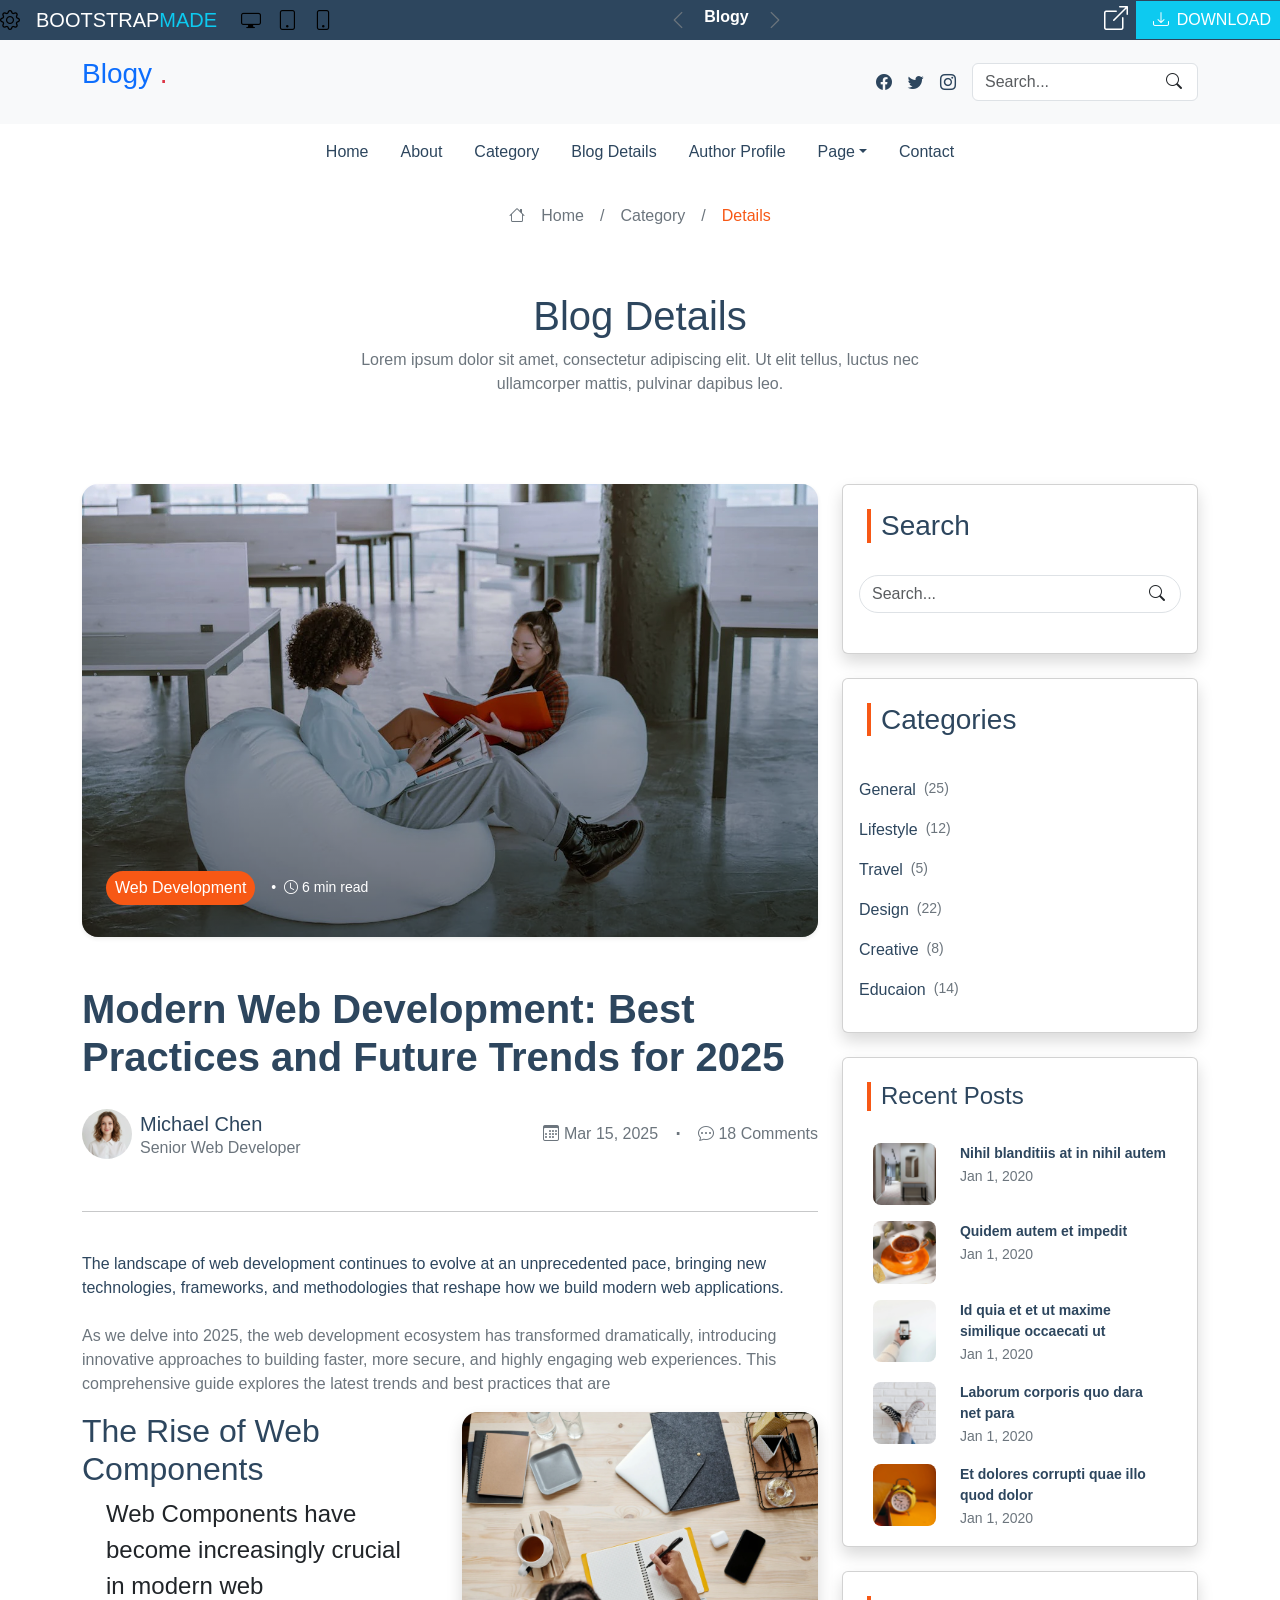
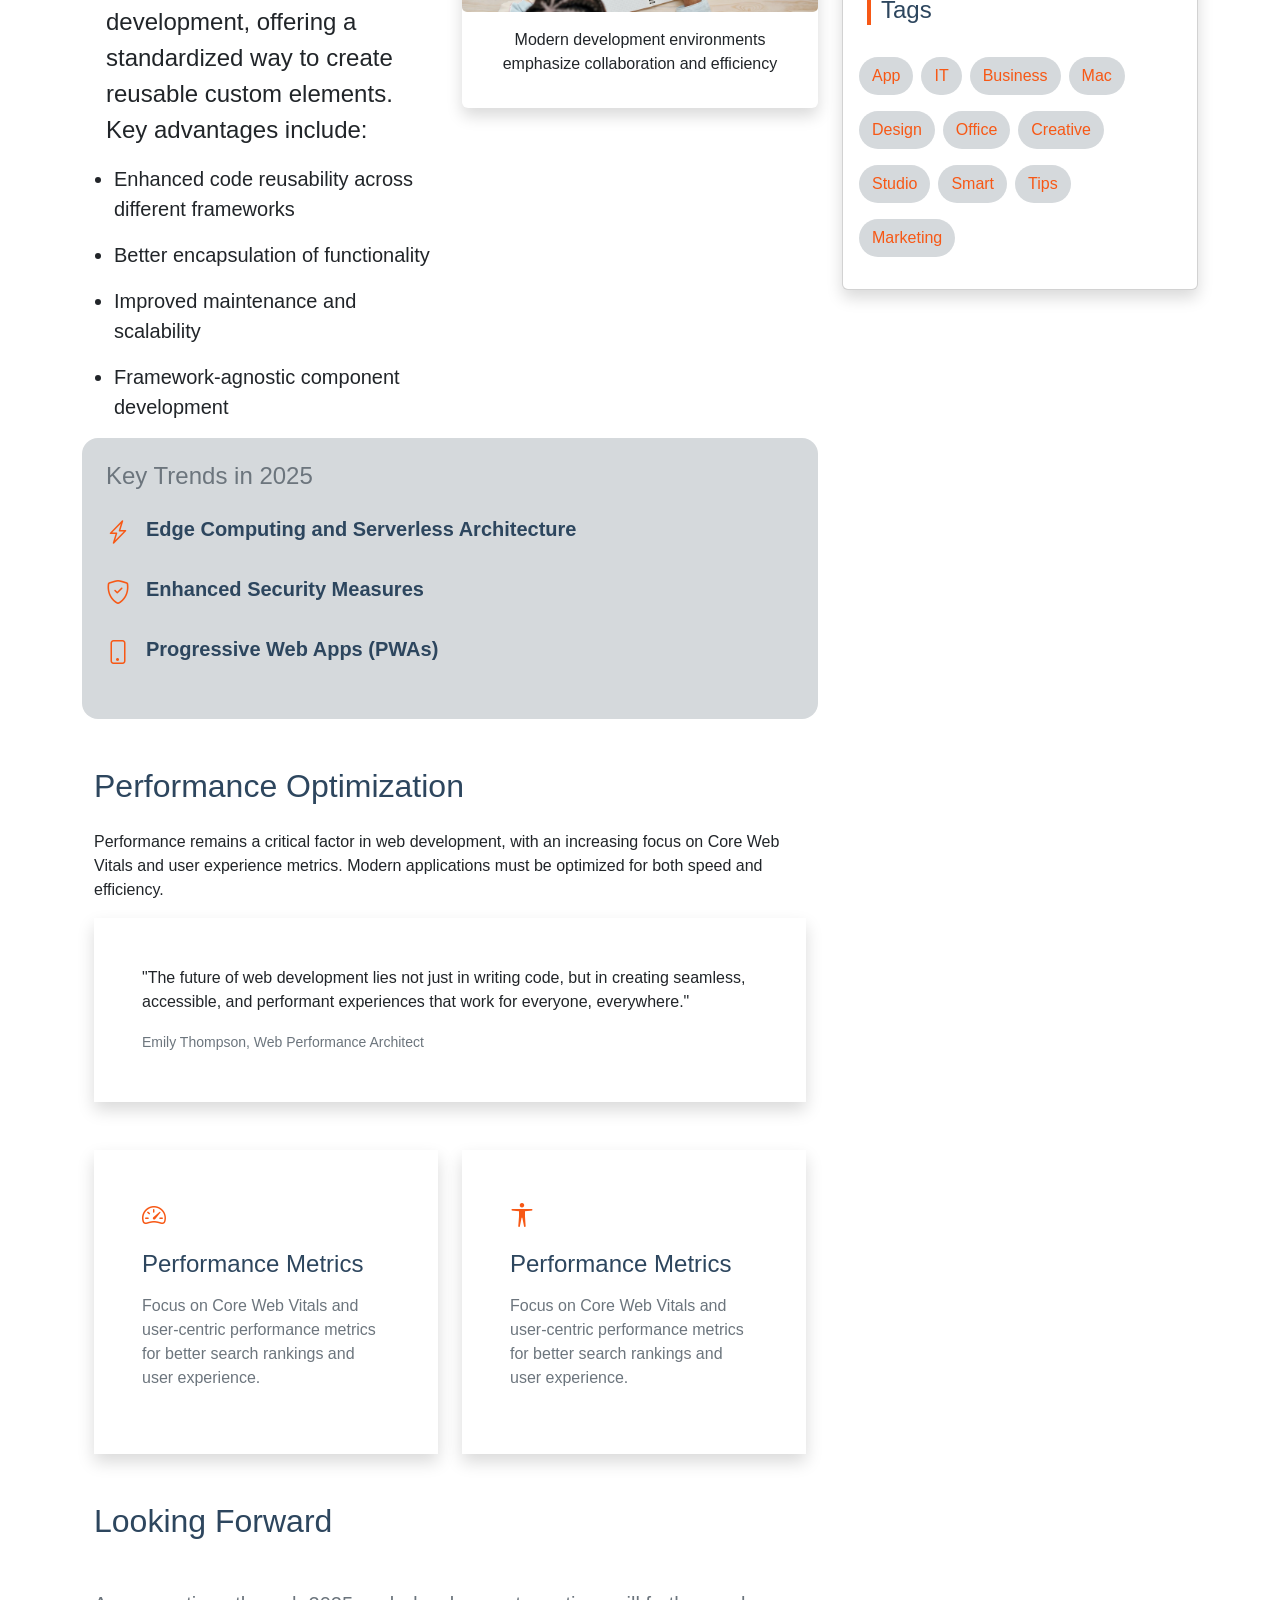
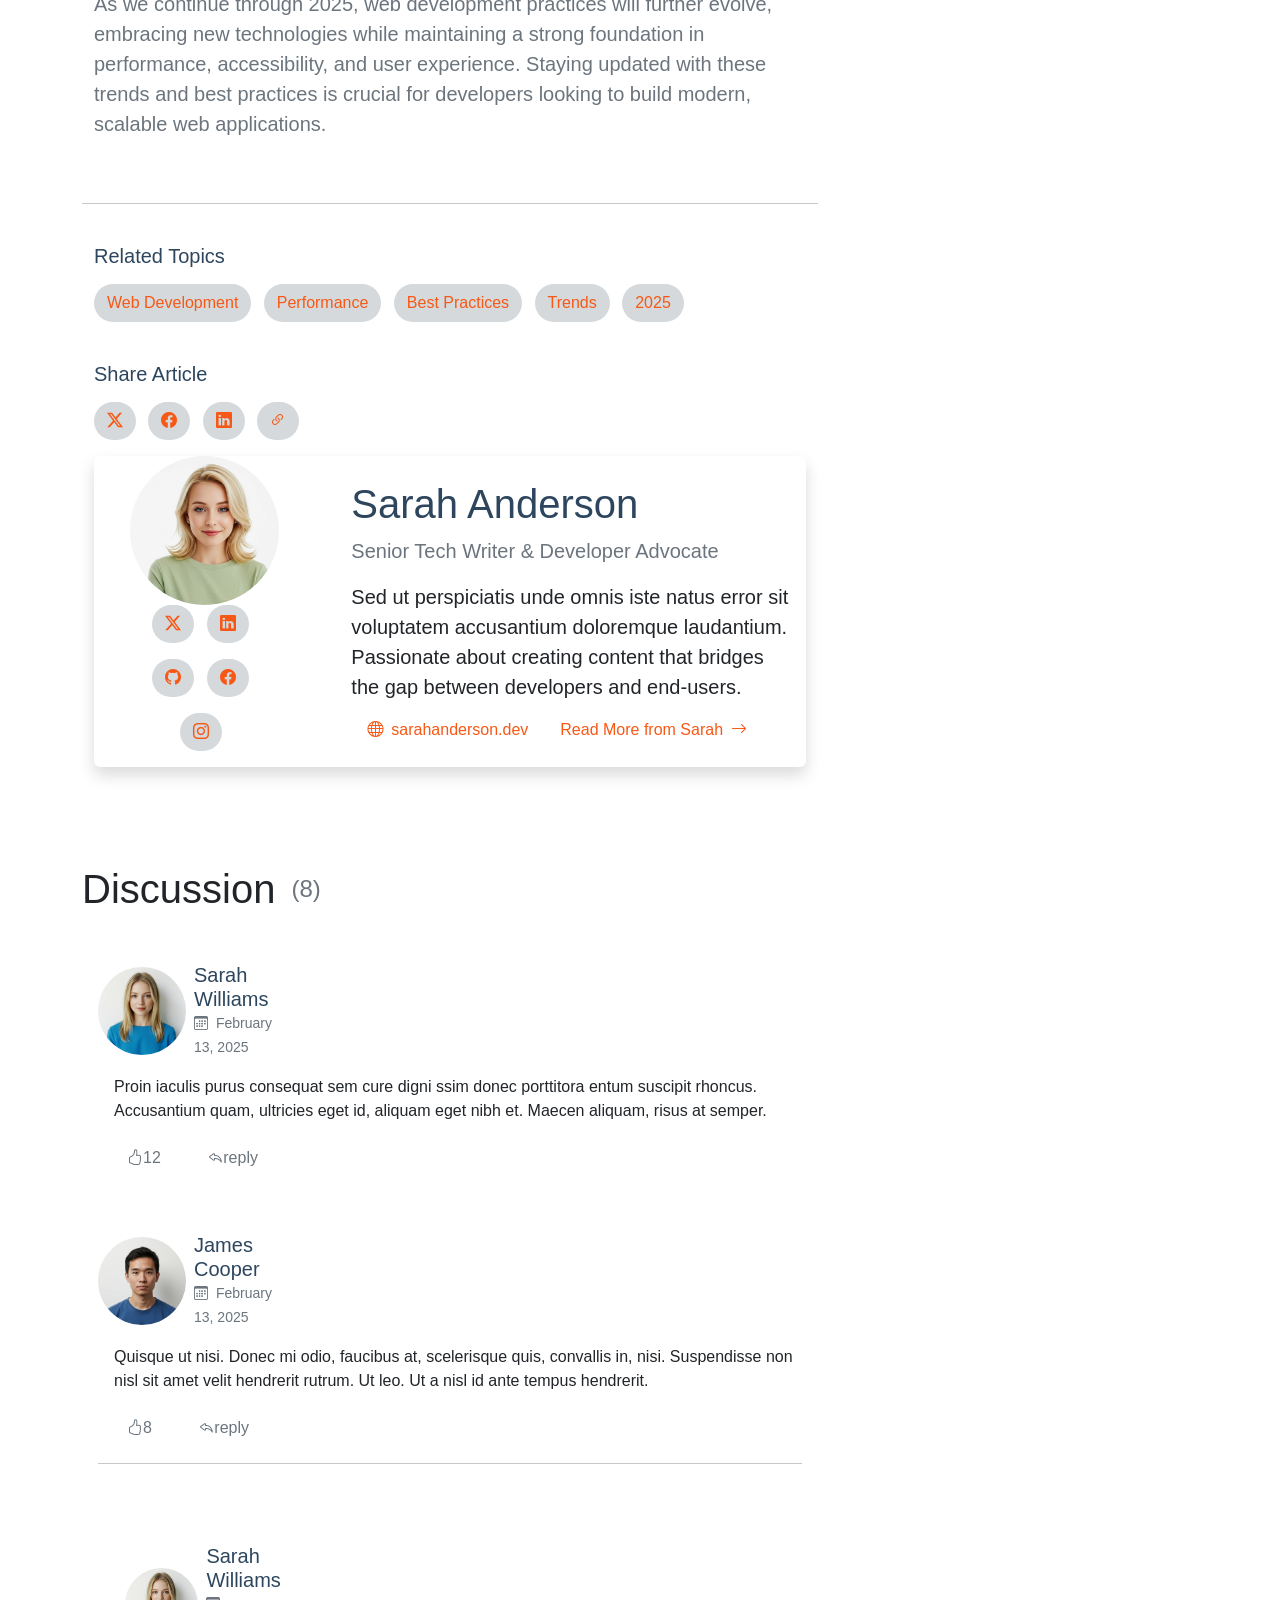
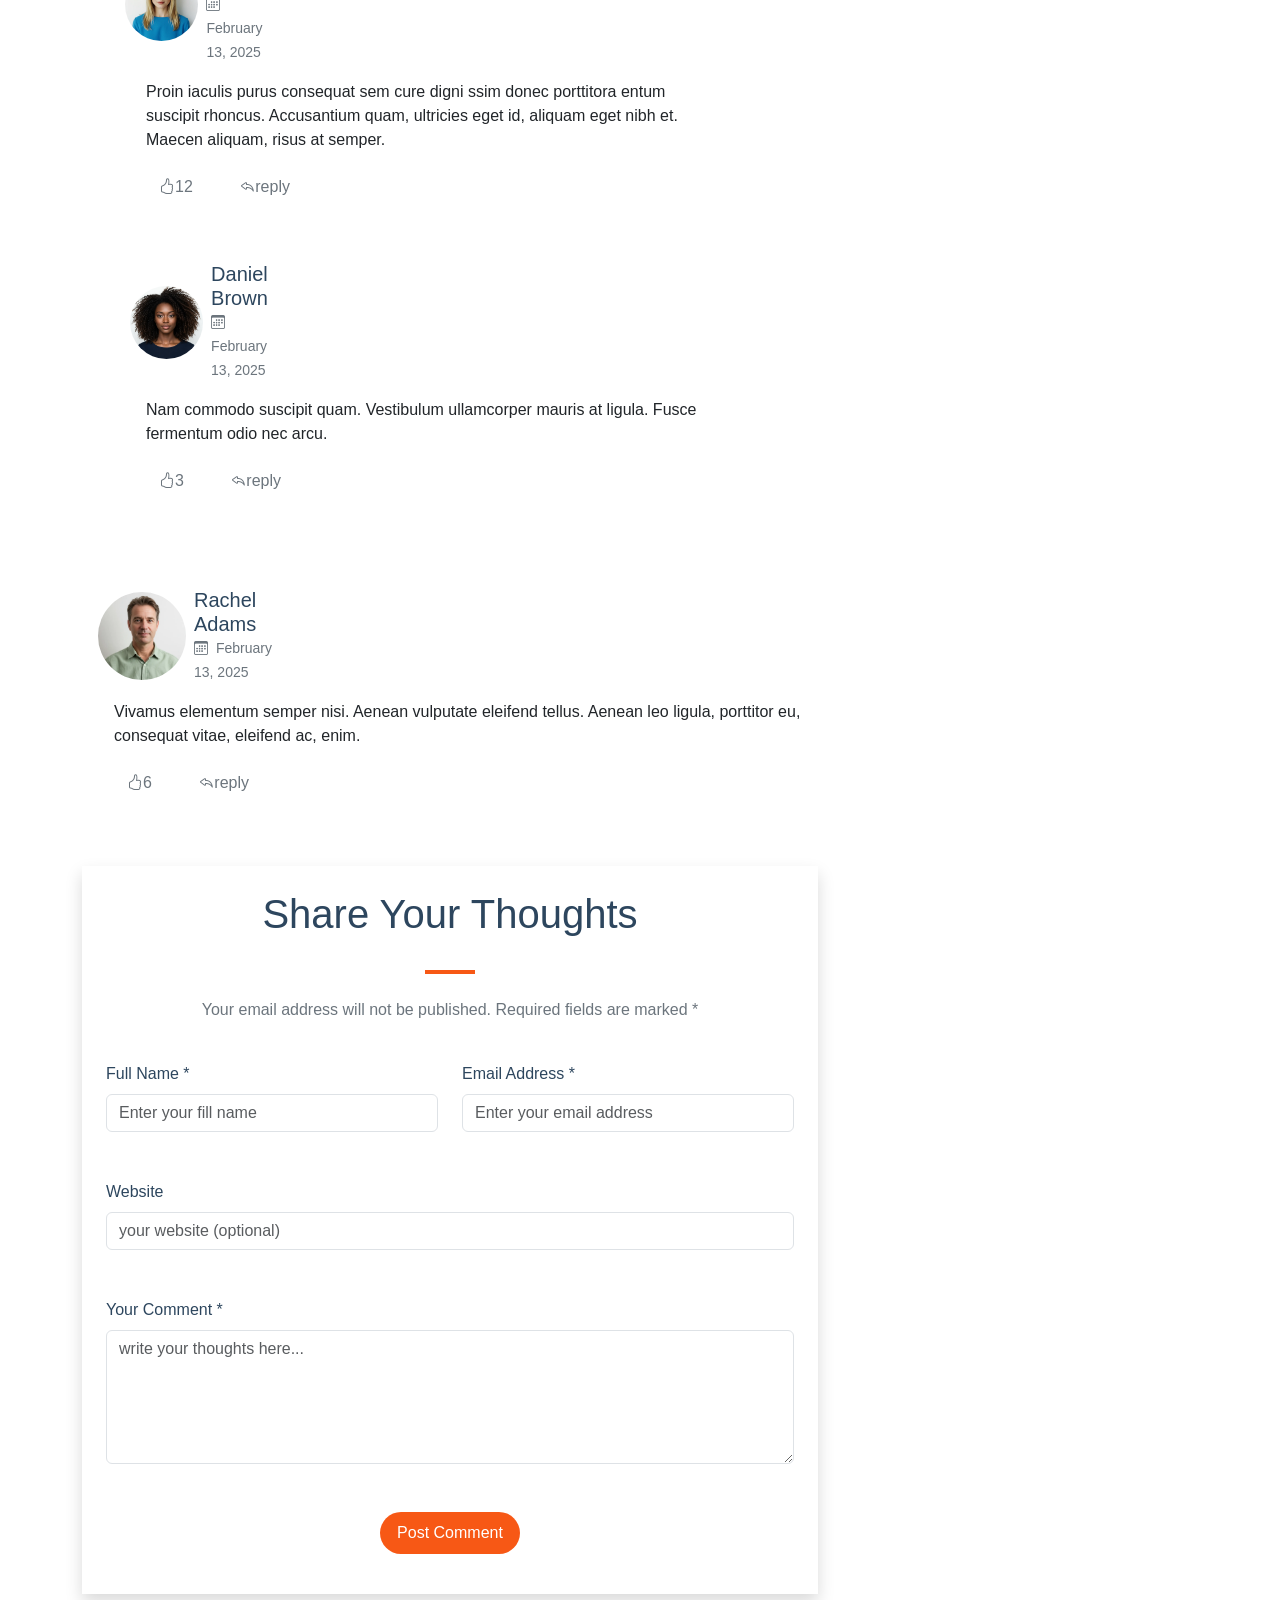
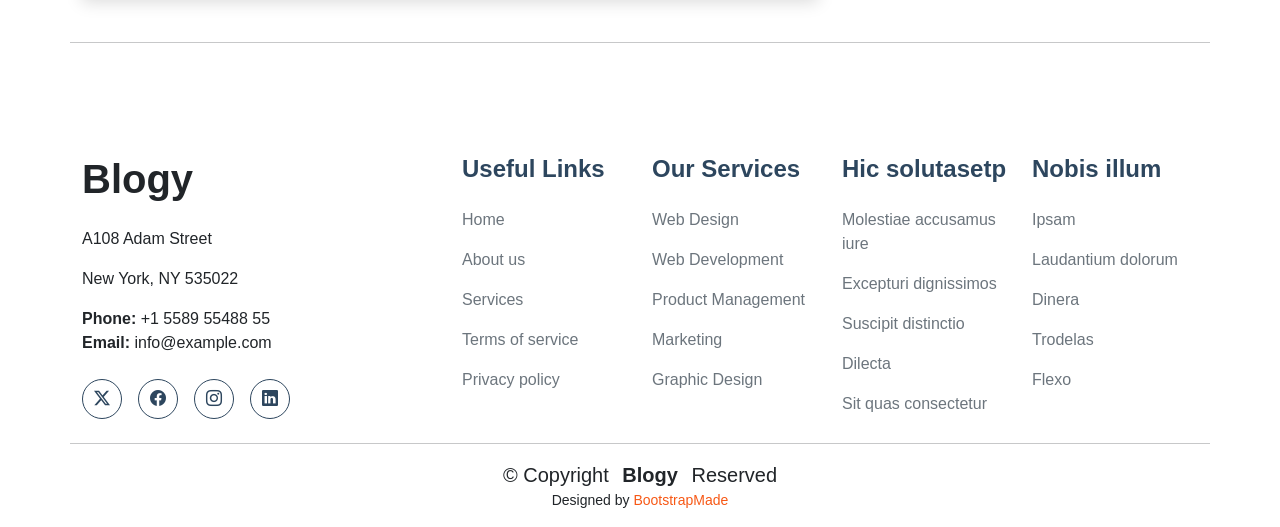
<file: BlogDetails.html>
<!doctype html>
<html lang="en">
  <head>
    <meta charset="UTF-8" />
    <meta name="viewport" content="width=device-width, initial-scale=1.0" />
    <title>Housewares store</title>
    <link
      rel="stylesheet"
      href="https://cdn.jsdelivr.net/npm/bootstrap@5.3.8/dist/css/bootstrap.min.css"
    />
    <link rel="preconnect" href="https://fonts.googleapis.com" />
    <link rel="preconnect" href="https://fonts.gstatic.com" crossorigin />

    <link
      href="https://fonts.googleapis.com/css2?family=Cairo:wght@400;500;700&display=swap"
      rel="stylesheet"
    />
    <link
      rel="stylesheet"
      href="https://cdn.jsdelivr.net/npm/bootstrap-icons@1.13.1/font/bootstrap-icons.min.css"
    />
    <link rel="stylesheet" href="style.css" />
  </head>
  <body>
    <!-- nav one -->
    <nav class="navbar p-0 blue">
      <div class="navbar-brand d-flex">
        <i class="bi bi-gear"></i>
        <p class="text-white m-0 mx-3">
          BOOTSTRAP<span class="text-info">MADE</span>
        </p>

        <div class="d-none d-sm-flex">
          <i class="bi bi-display mx-2"></i>
          <i class="bi bi-tablet mx-2"></i>
          <i class="bi bi-phone mx-2"></i>
        </div>
      </div>
      <div class="d-none d-sm-flex">
        <i class="bi bi-chevron-left text-secondary fs-5"></i>
        <p class="m-0 mx-3 text-white fw-bold">Blogy</p>
        <i class="bi bi-chevron-right text-secondary fs-5"></i>
      </div>
      <div class="d-flex">
        <i class="bi bi-box-arrow-up-right fw-bold fs-4 px-2 text-white"></i>
        <button type="button" class="btn btn-info rounded-0 text-white px-2">
          <span class="px-2"><i class="bi bi-download"></i></span>DOWNLOAD
        </button>
      </div>
    </nav>
    <!-- nav two -->
    <nav class="navbar bg-light">
      <div class="container">
        <div class="navbar-brand fs-3">
          <p class="text-primary">Blogy <span class="text-danger">.</span></p>
        </div>
        <div class="d-flex gap-3">
          <i class="mt-2 meta bi bi-facebook hevo"></i>
          <i class="mt-2 meta bi bi-twitter hevo"></i>
          <i class="mt-2 meta bi bi-instagram hevo"></i>

          <div class="d-none d-md-flex position-relative">
            <input
              type="text"
              name="text"
              class="form-control"
              placeholder="Search..."
            />
            <span
              class="position-absolute top-50 end-0 translate-middle-y me-3"
            >
              <i class="bi bi-search"></i>
            </span>
          </div>
          <button
            class="navbar-toggler d-md-none"
            type="button"
            data-bs-toggle="offcanvas"
            data-bs-target="#Navbar"
            aria-controls="Navbar"
          >
            <span class="navbar-toggler-icon"></span>
          </button>
          <div
            class="offcanvas offcanvas-end m-sm-5 rounded"
            style="width: 90%"
            tabindex="-1"
            id="Navbar"
          >
            <div class="offcanvas-header">
              <h5 class="offcanvas-title">Menu</h5>

              <button
                type="button"
                class="btn-close"
                data-bs-dismiss="offcanvas"
              ></button>
            </div>

            <div class="offcanvas-body">
              <ul class="navbar-nav">
                <li class="nav-item">
                  <a class="nav-link btn text-start hevo" href="index.html"
                    >Home</a
                  >
                </li>

                <li class="nav-item">
                  <a class="nav-link btn text-start hevo" href="About.html"
                    >About</a
                  >
                </li>

                <li class="nav-item">
                  <a class="nav-link btn text-start hevo" href="Category.html"
                    >Category</a
                  >
                </li>

                <li class="nav-item">
                  <a
                    class="nav-link btn text-start hevo"
                    href="BlogDetails.html"
                    >Blog Details</a
                  >
                </li>

                <li class="nav-item">
                  <a
                    class="nav-link btn text-start hevo"
                    href="AuthorProfile.html"
                    >Author Profile</a
                  >
                </li>

                <li class="nav-item">
                  <a class="nav-link btn text-start hevo" href="#">Pages</a>
                </li>

                <li class="nav-item">
                  <a class="nav-link btn text-start hevo" href="Contact.html"
                    >Contact</a
                  >
                </li>
              </ul>
            </div>
          </div>
        </div>
      </div>
    </nav>
    <!-- nav three -->
    <nav class="navbar d-none d-md-flex">
      <div class="container d-flex justify-content-center">
        <ul class="nav">
          <li class="nav-item">
            <a href="index.html" class="nav-link hevo">Home</a>
          </li>
          <li class="nav-item">
            <a href="About.html" class="nav-link hevo">About</a>
          </li>
          <li class="nav-item">
            <a href="Category.html" class="nav-link hevo">Category</a>
          </li>
          <li class="nav-item">
            <a href="BlogDetails.html" class="nav-link hevo">Blog Details</a>
          </li>
          <li class="nav-item">
            <a href="AuthorProfile.html" class="nav-link hevo"
              >Author Profile</a
            >
          </li>
          <li class="nav-item dropdown">
            <a
              href="#"
              class="nav-link hevo dropdown-toggle"
              role="button"
              data-bs-toggle="dropdown"
              aria-expanded="false"
              >Page</a
            >
            <ul class="dropdown-menu">
              <li><a href="About.html" class="dropdown-item hevo">About</a></li>
              <li>
                <a href="Category.html" class="dropdown-item hevo">Category</a>
              </li>
              <li>
                <a href="BlogDetails.html" class="dropdown-item hevo"
                  >Blog Details</a
                >
              </li>
              <li>
                <a href="AuthorProfile.html" class="dropdown-item hevo"
                  >Author Profile</a
                >
              </li>
              <li>
                <a href="SearchResults.html" class="dropdown-item hevo"
                  >Search Results</a
                >
              </li>
              <li>
                <a href="404NotFoundPage.html" class="dropdown-item hevo"
                  >404 Not Found Page</a
                >
              </li>
              <li><a href="#" class="dropdown-item hevo">Deep Dropdown</a></li>
            </ul>
          </li>
          <li class="nav-item">
            <a href="Contact.html" class="nav-link hevo">Contact</a>
          </li>
        </ul>
      </div>
    </nav>
    <!-- main -->
    <main>
      <!-- section one -->
      <section class="container">
        <div class="row d-flex justify-content-center mb-5">
          <div class="col-md-8 mt-4">
            <div class="d-flex justify-content-center gap-3">
              <i class="bi bi-house text-secondary"></i>
              <p class="paragragh">Home</p>
              <span class="text-secondary"> / </span>
              <p class="paragragh">Category</p>
              <span class="text-secondary"> / </span>
              <p class="paragragh" style="color: var(--accent-color)">
                Details
              </p>
            </div>
          </div>
        </div>
        <div class="row d-flex justify-content-center mb-5">
          <div class="col-md-7 text-center">
            <h1 class="hevo">Blog Details</h1>
            <p class="text-secondary">
              Lorem ipsum dolor sit amet, consectetur adipiscing elit. Ut elit
              tellus, luctus nec ullamcorper mattis, pulvinar dapibus leo.
            </p>
          </div>
        </div>
      </section>
      <!-- end section one -->
      <!-- section two -->
      <section class="container">
        <div class="row">
          <div class="col-md-8 mb-5 mb-md-0 mt-4">
            <div
              class="card border-0 rounded-4 overflow-hidden shadow-sm position-relative text-white"
            >
              <img
                src="img/gaining.webp"
                class="card-img w-100 h-100 image"
                alt="صورة"
              />

              <div
                class="card-img-overlay d-flex flex-column justify-content-end p-3 p-md-4 custom"
              >
                <div class="d-flex align-items-center mb-2 opacity-80 small">
                  <span class="me-2">
                    <button class="btn py-1 px-2 Web rounded-5">
                      Web Development
                    </button>
                  </span>
                  <span class="mx-2">•</span>
                  <span><i class="bi bi-clock"></i> 6 min read</span>
                </div>
              </div>
            </div>
            <div class="row">
              <div class="col-md-12">
                <h3 class="mt-5 fs-1 fw-bold hevo">
                  Modern Web Development: Best Practices and Future Trends for
                  2025
                </h3>
                <div class="d-flex justify-content-between mt-4 mb-5">
                  <div class="d-flex justify-content-center align-items-center">
                    <img
                      style="width: 50px; height: 50px"
                      class="rounded-circle"
                      src="img/person-f-8.webp"
                      alt="صورة"
                    />
                    <div class="mx-2">
                      <h5 class="p-0 m-0 mt-1 hevo">Michael Chen</h5>
                      <p class="p-0 m-0 text-secondary">Senior Web Developer</p>
                    </div>
                  </div>
                  <div
                    class="d-flex justify-content-center align-items-center text-secondary"
                  >
                    <span><i class="bi bi-calendar3"></i> Mar 15, 2025</span>
                    <span class="mx-3 fs-3 mb-3">.</span>
                    <span><i class="bi bi-chat-dots"></i> 18 Comments</span>
                  </div>
                </div>
                <hr />
              </div>
            </div>
            <div class="row">
              <div class="col-md-12">
                <p class="hevo mb-4 mt-4">
                  The landscape of web development continues to evolve at an
                  unprecedented pace, bringing new technologies, frameworks, and
                  methodologies that reshape how we build modern web
                  applications.
                </p>
                <p class="text-secondary">
                  As we delve into 2025, the web development ecosystem has
                  transformed dramatically, introducing innovative approaches to
                  building faster, more secure, and highly engaging web
                  experiences. This comprehensive guide explores the latest
                  trends and best practices that are
                </p>
              </div>
            </div>
            <div class="row">
              <div class="col-md-6">
                <h2 class="hevo">The Rise of Web Components</h2>
                <p class="fs-4 px-4">
                  Web Components have become increasingly crucial in modern web
                  development, offering a standardized way to create reusable
                  custom elements. Key advantages include:
                </p>
                <ul class="fs-5">
                  <li class="mt-3">
                    Enhanced code reusability across different frameworks
                  </li>
                  <li class="mt-3">Better encapsulation of functionality</li>
                  <li class="mt-3">Improved maintenance and scalability</li>
                  <li class="mt-3">Framework-agnostic component development</li>
                </ul>
              </div>
              <div class="col-md-6">
                <div class="card rounded-top-4 border-0 shadow">
                  <div class="card-img overflow-hidden">
                    <img
                      class="w-100 rounded-top-4"
                      src="img/blog-hero-2.webp"
                      alt="صورة"
                    />
                  </div>
                  <div class="card-body text-center">
                    <p>
                      Modern development environments emphasize collaboration
                      and efficiency
                    </p>
                  </div>
                </div>
              </div>
            </div>
          </div>
          <div class="col-md-4 mt-4">
            <div class="row">
              <div class="col-md-12">
                <div class="card shadow">
                  <div class="card-title mt-4 ms-4">
                    <h3
                      style="
                        padding-left: 10px;
                        border-left: 4px solid var(--accent-color);
                      "
                      class="hevo"
                    >
                      Search
                    </h3>
                  </div>
                  <div class="card-body mb-4">
                    <form action="#" method="post">
                      <div class="position-relative">
                        <input
                          type="text"
                          name="text"
                          class="form-control rounded-pill"
                          placeholder="Search..."
                        />
                        <span
                          class="position-absolute top-50 end-0 translate-middle-y me-3"
                        >
                          <i class="bi bi-search"></i>
                        </span>
                      </div>
                    </form>
                  </div>
                </div>
              </div>
            </div>
            <div class="row mt-4">
              <div class="col-md-12">
                <div class="card shadow">
                  <div class="card-title mt-4 ms-4 mb-3">
                    <h3
                      style="
                        padding-left: 10px;
                        border-left: 4px solid var(--accent-color);
                      "
                      class="hevo"
                    >
                      Categories
                    </h3>
                  </div>
                  <div class="card-body">
                    <div class="d-flex">
                      <h5 class="hevo fs-6 mt-1">General</h5>
                      <p class="text-secondary ms-2"><small> (25) </small></p>
                    </div>
                    <div class="d-flex">
                      <h5 class="hevo fs-6 mt-1">Lifestyle</h5>
                      <p class="text-secondary ms-2"><small> (12) </small></p>
                    </div>
                    <div class="d-flex">
                      <h5 class="hevo fs-6 mt-1">Travel</h5>
                      <p class="text-secondary ms-2"><small> (5) </small></p>
                    </div>
                    <div class="d-flex">
                      <h5 class="hevo fs-6 mt-1">Design</h5>
                      <p class="text-secondary ms-2"><small> (22) </small></p>
                    </div>
                    <div class="d-flex">
                      <h5 class="hevo fs-6 mt-1">Creative</h5>
                      <p class="text-secondary ms-2"><small> (8) </small></p>
                    </div>
                    <div class="d-flex">
                      <h5 class="hevo fs-6 mt-1">Educaion</h5>
                      <p class="text-secondary ms-2"><small> (14) </small></p>
                    </div>
                  </div>
                </div>
              </div>
            </div>
            <div class="row mt-4">
              <div class="col-md-12">
                <div class="card shadow">
                  <div class="card-title mt-4 ms-4">
                    <h4
                      style="
                        padding-left: 10px;
                        border-left: 4px solid var(--accent-color);
                      "
                      class="hevo"
                    >
                      Recent Posts
                    </h4>
                  </div>
                  <div class="card-body">
                    <div class="card border-0">
                      <div class="row d-flex justify-content-center">
                        <div class="col-3">
                          <img
                            class="w-100 rounded-3"
                            src="img/blog-post-square-1.webp"
                            alt="صورة"
                          />
                        </div>
                        <div class="col-8">
                          <small class="fw-bold d-block hevo"
                            >Nihil blanditiis at in nihil autem</small
                          >
                          <span class="text-secondary small">Jan 1, 2020</span>
                        </div>
                      </div>
                    </div>
                    <div class="card border-0 mt-3">
                      <div class="row d-flex justify-content-center">
                        <div class="col-3">
                          <img
                            class="w-100 rounded-3"
                            src="img/blog-post-square-2.webp"
                            alt="صورة"
                          />
                        </div>
                        <div class="col-8">
                          <small class="fw-bold d-block hevo"
                            >Quidem autem et impedit</small
                          >
                          <span class="text-secondary small">Jan 1, 2020</span>
                        </div>
                      </div>
                    </div>
                    <div class="card border-0 mt-3">
                      <div class="row d-flex justify-content-center">
                        <div class="col-3">
                          <img
                            class="w-100 rounded-3"
                            src="img/blog-post-square-3.webp"
                            alt="صورة"
                          />
                        </div>
                        <div class="col-8">
                          <small class="fw-bold d-block hevo"
                            >Id quia et et ut maxime similique occaecati
                            ut</small
                          >
                          <span class="text-secondary small">Jan 1, 2020</span>
                        </div>
                      </div>
                    </div>
                    <div class="card border-0 mt-3">
                      <div class="row d-flex justify-content-center">
                        <div class="col-3">
                          <img
                            class="w-100 rounded-3"
                            src="img/blog-post-square-4.webp"
                            alt="صورة"
                          />
                        </div>
                        <div class="col-8">
                          <small class="fw-bold d-block hevo"
                            >Laborum corporis quo dara net para</small
                          >
                          <span class="text-secondary small">Jan 1, 2020</span>
                        </div>
                      </div>
                    </div>
                    <div class="card border-0 mt-3">
                      <div class="row d-flex justify-content-center">
                        <div class="col-3">
                          <img
                            class="w-100 rounded-3"
                            src="img/blog-post-square-5.webp"
                            alt="صورة"
                          />
                        </div>
                        <div class="col-8">
                          <small class="fw-bold d-block hevo"
                            >Et dolores corrupti quae illo quod dolor</small
                          >
                          <span class="text-secondary small">Jan 1, 2020</span>
                        </div>
                      </div>
                    </div>
                  </div>
                </div>
              </div>
            </div>
            <div class="row mt-4">
              <div class="col-md-12">
                <div class="card shadow">
                  <div class="card-title mt-4 ms-4">
                    <h4
                      style="
                        padding-left: 10px;
                        border-left: 4px solid var(--accent-color);
                      "
                      class="hevo"
                    >
                      Tags
                    </h4>
                  </div>
                  <div class="card-body">
                    <ul class="nav">
                      <li class="nav-item me-2">
                        <button class="btn rounded-5 mb-3 buttun" type="button">
                          App
                        </button>
                      </li>
                      <li class="nav-item me-2">
                        <button class="btn rounded-5 mb-3 buttun" type="button">
                          IT
                        </button>
                      </li>
                      <li class="nav-item me-2">
                        <button class="btn rounded-5 mb-3 buttun" type="button">
                          Business
                        </button>
                      </li>
                      <li class="nav-item me-2">
                        <button class="btn rounded-5 mb-3 buttun" type="button">
                          Mac
                        </button>
                      </li>
                      <li class="nav-item me-2">
                        <button class="btn rounded-5 mb-3 buttun" type="button">
                          Design
                        </button>
                      </li>
                      <li class="nav-item me-2">
                        <button class="btn rounded-5 mb-3 buttun" type="button">
                          Office
                        </button>
                      </li>
                      <li class="nav-item me-2">
                        <button class="btn rounded-5 mb-3 buttun" type="button">
                          Creative
                        </button>
                      </li>
                      <li class="nav-item me-2">
                        <button class="btn rounded-5 mb-3 buttun" type="button">
                          Studio
                        </button>
                      </li>
                      <li class="nav-item me-2">
                        <button class="btn rounded-5 mb-3 buttun" type="button">
                          Smart
                        </button>
                      </li>
                      <li class="nav-item me-2">
                        <button class="btn rounded-5 mb-3 buttun" type="button">
                          Tips
                        </button>
                      </li>
                      <li class="nav-item me-2">
                        <button class="btn rounded-5 mb-3 buttun" type="button">
                          Marketing
                        </button>
                      </li>
                    </ul>
                  </div>
                </div>
              </div>
            </div>
          </div>
        </div>
      </section>
      <!-- end section two -->
      <!-- section three -->
      <section class="container">
        <div class="row">
          <div class="col-md-8">
            <div
              style="background-color: var(--background-button)"
              class="rounded-4 p-4"
            >
              <h4 class="text-secondary">Key Trends in 2025</h4>
              <div class="d-flex gap-3 align-items-center mt-4 mb-4">
                <i
                  style="color: var(--accent-color)"
                  class="bi bi-lightning-charge fs-4"
                ></i>
                <h5 class="fw-bold hevo">
                  Edge Computing and Serverless Architecture
                </h5>
              </div>
              <div class="d-flex gap-3 align-items-center mt-4 mb-4">
                <i
                  style="color: var(--accent-color)"
                  class="bi bi-shield-check fs-4"
                ></i>
                <h5 class="fw-bold hevo">Enhanced Security Measures</h5>
              </div>
              <div class="d-flex gap-3 align-items-center mt-4 mb-4">
                <i
                  style="color: var(--accent-color)"
                  class="bi bi-phone fs-4"
                ></i>
                <h5 class="fw-bold hevo">Progressive Web Apps (PWAs)</h5>
              </div>
            </div>
          </div>
        </div>
        <div class="row">
          <div class="col-md-8 px-4 mt-5">
            <h2 class="hevo mb-4">Performance Optimization</h2>
            <p>
              Performance remains a critical factor in web development, with an
              increasing focus on Core Web Vitals and user experience metrics.
              Modern applications must be optimized for both speed and
              efficiency.
            </p>
            <div class="shadow p-5">
              <p>
                "The future of web development lies not just in writing code,
                but in creating seamless, accessible, and performant experiences
                that work for everyone, everywhere."
              </p>
              <small class="text-secondary"
                >Emily Thompson, Web Performance Architect</small
              >
            </div>
            <div class="row">
              <div class="col-md-6">
                <div class="shadow p-5 mt-5 btn-up">
                  <i
                    style="color: var(--accent-color)"
                    class="bi bi-speedometer2 fs-4"
                  ></i>
                  <h4 class="mt-3 mb-3 hevo">Performance Metrics</h4>
                  <p class="text-secondary">
                    Focus on Core Web Vitals and user-centric performance
                    metrics for better search rankings and user experience.
                  </p>
                </div>
              </div>
              <div class="col-md-6">
                <div class="shadow p-5 mt-5 btn-up">
                  <i
                    style="color: var(--accent-color)"
                    class="bi bi-universal-access fs-4"
                  ></i>
                  <h4 class="mt-3 mb-3 hevo">Performance Metrics</h4>
                  <p class="text-secondary">
                    Focus on Core Web Vitals and user-centric performance
                    metrics for better search rankings and user experience.
                  </p>
                </div>
              </div>
            </div>
            <div class="row">
              <div class="col-md-12 mb-5">
                <h2 class="mt-5 mb-5 hevo">Looking Forward</h2>
                <p class="text-secondary fs-5">
                  As we continue through 2025, web development practices will
                  further evolve, embracing new technologies while maintaining a
                  strong foundation in performance, accessibility, and user
                  experience. Staying updated with these trends and best
                  practices is crucial for developers looking to build modern,
                  scalable web applications.
                </p>
              </div>
              <hr />
            </div>
            <div class="row">
              <div class="col-md-12">
                <h5 class="hevo mt-4 mb-3">Related Topics</h5>
                <button class="btn rounded-5 mb-3 me-2 buttun" type="button">
                  Web Development
                </button>
                <button class="btn rounded-5 mb-3 me-2 buttun" type="button">
                  Performance
                </button>
                <button class="btn rounded-5 mb-3 me-2 buttun" type="button">
                  Best Practices
                </button>
                <button class="btn rounded-5 mb-3 me-2 buttun" type="button">
                  Trends
                </button>
                <button class="btn rounded-5 mb-3 me-2 buttun" type="button">
                  2025
                </button>
                <h5 class="hevo mt-4 mb-3">Share Article</h5>
                <button class="btn rounded-5 mb-3 me-2 buttun" type="button">
                  <i class="bi bi-twitter-x"></i>
                </button>
                <button class="btn rounded-5 mb-3 me-2 buttun" type="button">
                  <i class="bi bi-facebook"></i>
                </button>
                <button class="btn rounded-5 mb-3 me-2 buttun" type="button">
                  <i class="bi bi-linkedin"></i>
                </button>
                <button class="btn rounded-5 mb-3 me-2 buttun" type="button">
                  <i class="bi bi-link-45deg"></i>
                </button>
              </div>
            </div>
            <div class="row">
              <div class="col-md-12">
                <div class="card border-0 shadow">
                  <div class="row">
                    <div class="col-md-4 text-center px-5">
                      <img
                        class="w-100 rounded-circle"
                        src="img/person-f-12.webp"
                        alt="صورة"
                      />
                      <button
                        class="btn rounded-5 mb-3 me-2 buttun"
                        type="button"
                      >
                        <i class="bi bi-twitter-x"></i>
                      </button>
                      <button
                        class="btn rounded-5 mb-3 me-2 buttun"
                        type="button"
                      >
                        <i class="bi bi-linkedin"></i>
                      </button>
                      <button
                        class="btn rounded-5 mb-3 me-2 buttun"
                        type="button"
                      >
                        <i class="bi bi-github"></i>
                      </button>
                      <button
                        class="btn rounded-5 mb-3 me-2 buttun"
                        type="button"
                      >
                        <i class="bi bi-facebook"></i>
                      </button>
                      <button
                        class="btn rounded-5 mb-3 me-2 buttun"
                        type="button"
                      >
                        <i class="bi bi-instagram"></i>
                      </button>
                    </div>
                    <div class="col-md-8 p-4">
                      <h1 class="hevo">Sarah Anderson</h1>
                      <p class="text-secondary fs-5">
                        Senior Tech Writer & Developer Advocate
                      </p>
                      <p class="fs-5">
                        Sed ut perspiciatis unde omnis iste natus error sit
                        voluptatem accusantium doloremque laudantium. Passionate
                        about creating content that bridges the gap between
                        developers and end-users.
                      </p>
                      <div class="d-flex">
                        <a class="readmo px-3" href="#"
                          ><i class="bi bi-globe me-2"></i>sarahanderson.dev</a
                        >
                        <a class="readmo px-3" href="#"
                          >Read More from Sarah<i
                            class="bi bi-arrow-right ms-2"
                          ></i
                        ></a>
                      </div>
                    </div>
                  </div>
                </div>
              </div>
            </div>
          </div>
        </div>
      </section>
      <!-- end section three -->
      <!-- section four -->
      <section class="container">
        <div class="row">
          <div class="col-md-8 mt-5 pt-5">
            <div class="d-flex align-items-center gap-3">
              <h1>Discussion</h1>
              <p class="text-secondary fs-4 mt-2">(8)</p>
            </div>
            <div class="card mt-4 p-3 rounded-4 reply">
              <div class="row">
                <div class="col-md-12">
                  <div
                    class="w-25 d-flex justify-content-center align-items-center"
                  >
                    <img
                      class="w-50 w-sm-25 rounded-circle"
                      src="img/person-f-9.webp"
                      alt="صورة"
                    />
                    <div class="ms-2">
                      <h5 class="m-0 p-0 hevo">Sarah Williams</h5>
                      <small class="text-secondary"
                        ><i class="bi bi-calendar3 me-2"></i>February 13,
                        2025</small
                      >
                    </div>
                  </div>
                  <div class="ps-3 mt-3">
                    <p>
                      Proin iaculis purus consequat sem cure digni ssim donec
                      porttitora entum suscipit rhoncus. Accusantium quam,
                      ultricies eget id, aliquam eget nibh et. Maecen aliquam,
                      risus at semper.
                    </p>
                  </div>
                  <div class="ps-3 mt-3">
                    <button class="btn me-3 text-secondary">
                      <i class="bi bi-hand-thumbs-up"></i>12
                    </button>
                    <button class="btn me-3 text-secondary">
                      <i class="bi bi-reply"></i>reply
                    </button>
                  </div>
                </div>
              </div>
            </div>
            <div class="card mt-4 p-3 rounded-4 reply">
              <div class="card-title">
                <div class="row">
                  <div class="col-md-12">
                    <div
                      class="w-25 d-flex justify-content-center align-items-center"
                    >
                      <img
                        class="w-50 w-sm-25 rounded-circle"
                        src="img/person-m-10.webp"
                        alt="صورة"
                      />
                      <div class="ms-2">
                        <h5 class="m-0 p-0 hevo">James Cooper</h5>
                        <small class="text-secondary"
                          ><i class="bi bi-calendar3 me-2"></i>February 13,
                          2025</small
                        >
                      </div>
                    </div>
                    <div class="ps-3 mt-3">
                      <p>
                        Quisque ut nisi. Donec mi odio, faucibus at, scelerisque
                        quis, convallis in, nisi. Suspendisse non nisl sit amet
                        velit hendrerit rutrum. Ut leo. Ut a nisl id ante tempus
                        hendrerit.
                      </p>
                    </div>
                    <div class="ps-3 mt-3">
                      <button class="btn me-3 text-secondary">
                        <i class="bi bi-hand-thumbs-up"></i>8
                      </button>
                      <button class="btn me-3 text-secondary">
                        <i class="bi bi-reply"></i>reply
                      </button>
                    </div>
                  </div>
                </div>
                <hr />
              </div>
              <div class="card-body">
                <div class="card mt-4 p-3 rounded-4 reply">
                  <div class="row">
                    <div class="col-md-11">
                      <div
                        class="w-25 d-flex justify-content-center align-items-center"
                      >
                        <img
                          class="w-50 w-sm-25 rounded-circle"
                          src="img/person-f-9.webp"
                          alt="صورة"
                        />
                        <div class="ms-2">
                          <h5 class="m-0 p-0 hevo">Sarah Williams</h5>
                          <small class="text-secondary"
                            ><i class="bi bi-calendar3 me-2"></i>February 13,
                            2025</small
                          >
                        </div>
                      </div>
                      <div class="ps-3 mt-3">
                        <p>
                          Proin iaculis purus consequat sem cure digni ssim
                          donec porttitora entum suscipit rhoncus. Accusantium
                          quam, ultricies eget id, aliquam eget nibh et. Maecen
                          aliquam, risus at semper.
                        </p>
                      </div>
                      <div class="ps-3 mt-3">
                        <button class="btn me-3 text-secondary">
                          <i class="bi bi-hand-thumbs-up"></i>12
                        </button>
                        <button class="btn me-3 text-secondary">
                          <i class="bi bi-reply"></i>reply
                        </button>
                      </div>
                    </div>
                  </div>
                </div>
                <div class="card mt-4 p-3 rounded-4 reply">
                  <div class="row">
                    <div class="col-md-11">
                      <div
                        class="w-25 d-flex justify-content-center align-items-center"
                      >
                        <img
                          class="w-50 w-sm-25 rounded-circle"
                          src="img/person-f-14.webp"
                          alt="صورة"
                        />
                        <div class="ms-2">
                          <h5 class="m-0 p-0 hevo">Daniel Brown</h5>
                          <small class="text-secondary"
                            ><i class="bi bi-calendar3 me-2"></i>February 13,
                            2025</small
                          >
                        </div>
                      </div>
                      <div class="ps-3 mt-3">
                        <p>
                          Nam commodo suscipit quam. Vestibulum ullamcorper
                          mauris at ligula. Fusce fermentum odio nec arcu.
                        </p>
                      </div>
                      <div class="ps-3 mt-3">
                        <button class="btn me-3 text-secondary">
                          <i class="bi bi-hand-thumbs-up"></i>3
                        </button>
                        <button class="btn me-3 text-secondary">
                          <i class="bi bi-reply"></i>reply
                        </button>
                      </div>
                    </div>
                  </div>
                </div>
              </div>
            </div>
            <div class="card mt-4 p-3 rounded-4 reply">
              <div class="row">
                <div class="col-md-12">
                  <div
                    class="w-25 d-flex justify-content-center align-items-center"
                  >
                    <img
                      class="w-50 w-sm-25 rounded-circle"
                      src="img/blog-post-121.webp"
                      alt="صورة"
                    />
                    <div class="ms-2">
                      <h5 class="m-0 p-0 hevo">Rachel Adams</h5>
                      <small class="text-secondary"
                        ><i class="bi bi-calendar3 me-2"></i>February 13,
                        2025</small
                      >
                    </div>
                  </div>
                  <div class="ps-3 mt-3">
                    <p>
                      Vivamus elementum semper nisi. Aenean vulputate eleifend
                      tellus. Aenean leo ligula, porttitor eu, consequat vitae,
                      eleifend ac, enim.
                    </p>
                  </div>
                  <div class="ps-3 mt-3">
                    <button class="btn me-3 text-secondary">
                      <i class="bi bi-hand-thumbs-up"></i>6
                    </button>
                    <button class="btn me-3 text-secondary">
                      <i class="bi bi-reply"></i>reply
                    </button>
                  </div>
                </div>
              </div>
            </div>
          </div>
        </div>
      </section>
      <!-- end section four -->
       <!-- section five -->
        <section class="container">
          <div class="row">
            <div class="col-md-8 mt-5">
              <form class="shadow" action="#" method="post">
                <div class="d-flex flex-column align-items-center">
                  <h1 class="mt-4 hevo">Share Your Thoughts</h1>
                  <div class="my-4" style="width: 50px; height: 4px; background-color: var(--accent-color);"></div>
                  <p class="text-secondary">Your email address will not be published. Required fields are marked *</p>
                </div>
                <div class="row p-4">
                  <div class="col-md-6">
                    <label for="name" class="hevo mb-2">Full Name *</label>
                    <input type="text" name="name" id="name" class="form-control" placeholder="Enter your fill name">
                  </div>
                  <div class="col-md-6">
                    <label for="email" class="hevo mb-2">Email Address *</label>
                    <input type="email" name="email" id="email" class="form-control" placeholder="Enter your email address">
                  </div>
                </div>
                <div class="row p-4">
                  <div class="col-md-12">
                    <label for="website" class="hevo mb-2">Website</label>
                    <input type="text" name="website" id="website" class="form-control" placeholder="your website (optional)">
                  </div>
                </div>
                <div class="row p-4">
                  <div class="col-md-12">
                    <label for="textarea" class="hevo mb-2">Your Comment *</label>
                    <textarea name="textarea" id="textarea" rows="5" class="form-control" placeholder="write your thoughts here..."></textarea>
                  </div>
                </div>
                <div class="row p-4">
                  <div class="col-md-12 text-center mb-3">
                    <button style="background-color: var(--accent-color);" class="btn rounded-5 text-white px-3 py-2 btn-up">Post Comment</button>
                  </div>
                </div>
              </form>
            </div>
          </div>
        </section>
        <!-- end section five -->
    </main>
    <!-- end main -->
    <!-- footer -->
    <footer class="container mt-5">
      <div class="row mb-5">
        <hr />
      </div>
      <div class="row">
        <div class="col-md-4 mt-5">
          <h1 class="mb-4 fw-bold">Blogy</h1>
          <p>A108 Adam Street</p>
          <p>New York, NY 535022</p>
          <div>
            <span class="fw-bold">Phone:</span>
            <span>+1 5589 55488 55</span>
          </div>
          <div>
            <span class="fw-bold">Email:</span>
            <span>info@example.com</span>
          </div>
          <div class="d-flex mt-4 gap-3 mb-4">
            <a
              href="#"
              style="width: 40px; height: 40px"
              class="d-flex justify-content-center align-items-center social-icon border rounded-circle"
              ><i class="bi bi-twitter-x"></i
            ></a>
            <a
              href="#"
              style="width: 40px; height: 40px"
              class="d-flex justify-content-center align-items-center social-icon border rounded-circle"
              ><i class="bi bi-facebook"></i
            ></a>
            <a
              href="#"
              style="width: 40px; height: 40px"
              class="d-flex justify-content-center align-items-center social-icon border rounded-circle"
              ><i class="bi bi-instagram"></i
            ></a>
            <a
              href="#"
              style="width: 40px; height: 40px"
              class="d-flex justify-content-center align-items-center social-icon border rounded-circle"
              ><i class="bi bi-linkedin"></i
            ></a>
          </div>
        </div>
        <div class="col-md-2 mt-5">
          <h4 class="fw-bold mb-4 hevo">Useful Links</h4>
          <p class="paragragh">Home</p>
          <p class="paragragh">About us</p>
          <p class="paragragh">Services</p>
          <p class="paragragh">Terms of service</p>
          <p class="paragragh">Privacy policy</p>
        </div>
        <div class="col-md-2 mt-5">
          <h4 class="fw-bold mb-4 hevo">Our Services</h4>
          <p class="paragragh">Web Design</p>
          <p class="paragragh">Web Development</p>
          <p class="paragragh">Product Management</p>
          <p class="paragragh">Marketing</p>
          <p class="paragragh">Graphic Design</p>
        </div>
        <div class="col-md-2 mt-5">
          <h4 class="fw-bold mb-4 hevo">Hic solutasetp</h4>
          <p class="paragragh">Molestiae accusamus iure</p>
          <p class="paragragh">Excepturi dignissimos</p>
          <p class="paragragh">Suscipit distinctio</p>
          <p class="paragragh">Dilecta</p>
          <p class="paragragh">Sit quas consectetur</p>
        </div>
        <div class="col-md-2 mt-5">
          <h4 class="fw-bold mb-4 hevo">Nobis illum</h4>
          <p class="paragragh">Ipsam</p>
          <p class="paragragh">Laudantium dolorum</p>
          <p class="paragragh">Dinera</p>
          <p class="paragragh">Trodelas</p>
          <p class="paragragh">Flexo</p>
        </div>
        <hr />
      </div>
      <div class="row text-center">
        <span class="fs-5"
          >© Copyright <span class="fw-bold mx-2">Blogy</span> Reserved</span
        >
        <p class="small">
          Designed by
          <span style="color: var(--accent-color)">BootstrapMade</span>
        </p>
      </div>
    </footer>
    <!-- end footer -->
    <script src="https://cdn.jsdelivr.net/npm/bootstrap@5.3.8/dist/js/bootstrap.bundle.min.js"></script>
  </body>
</html>
</file>
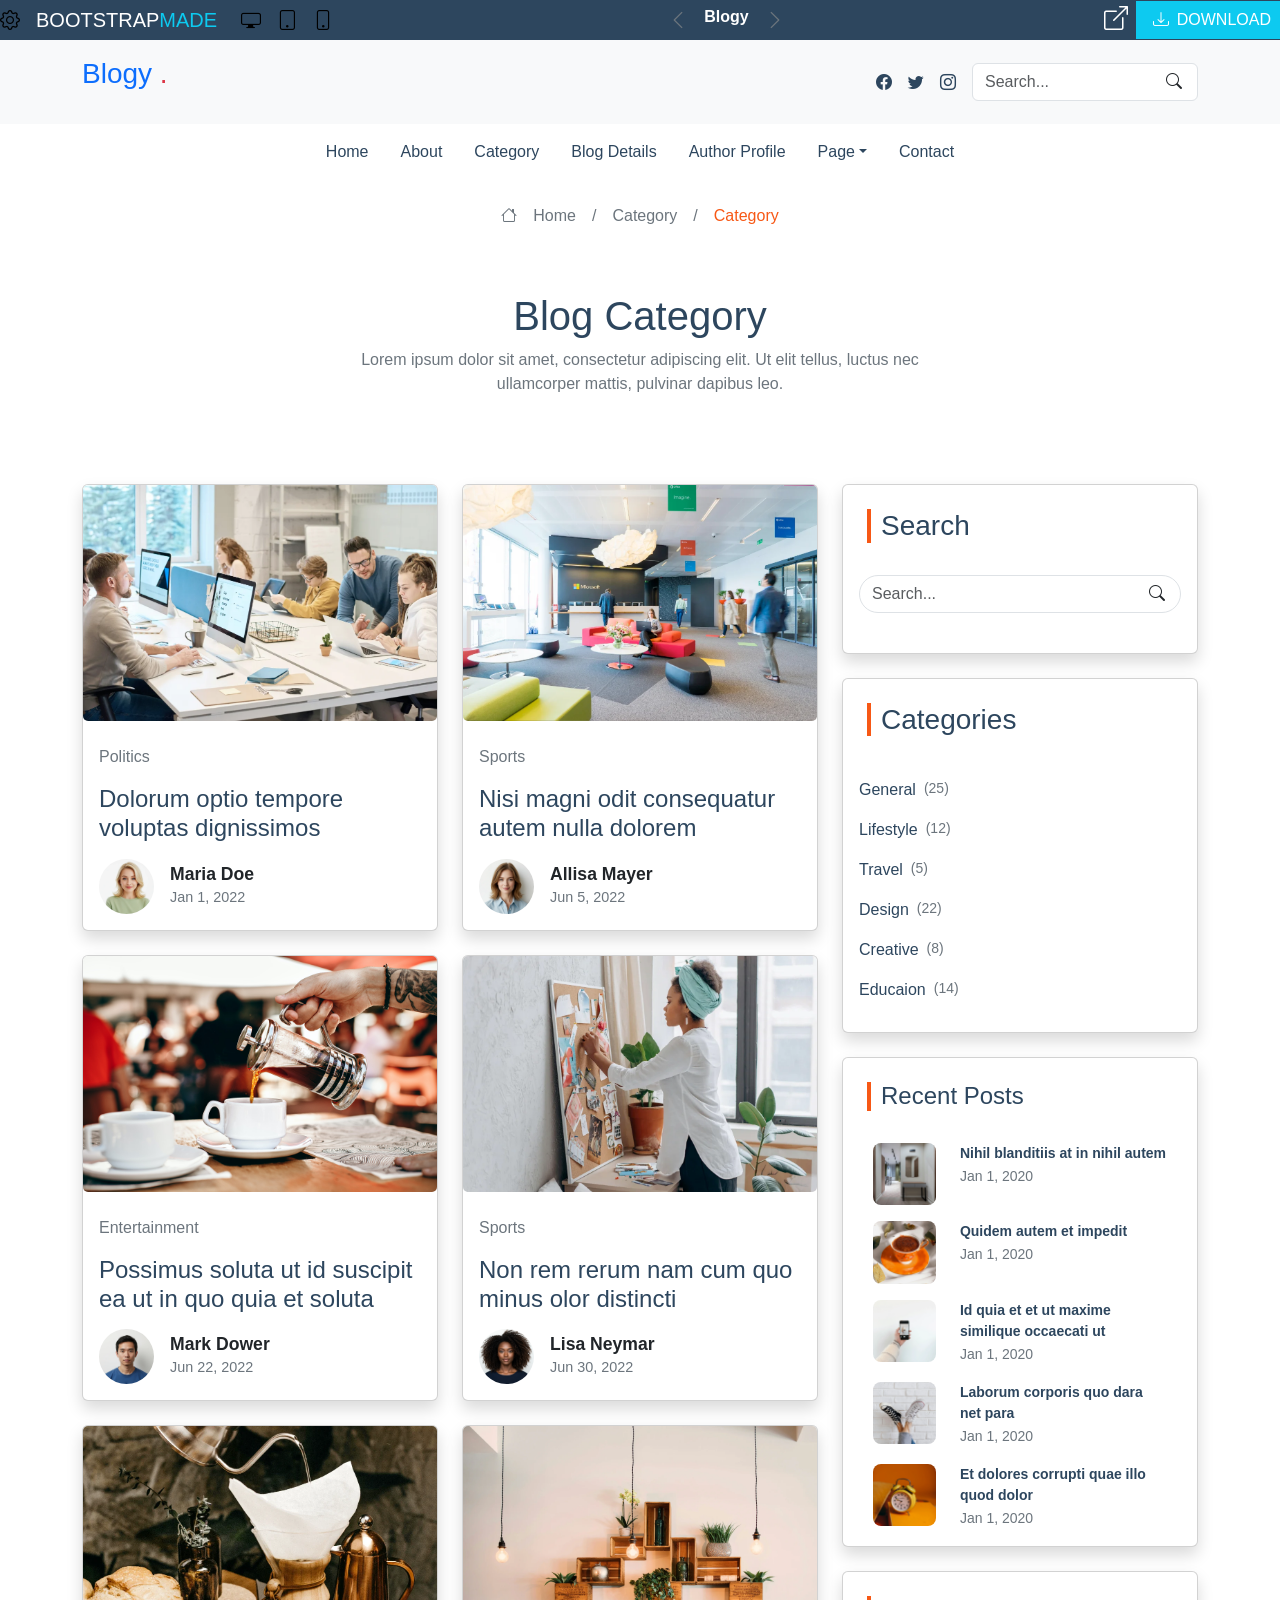
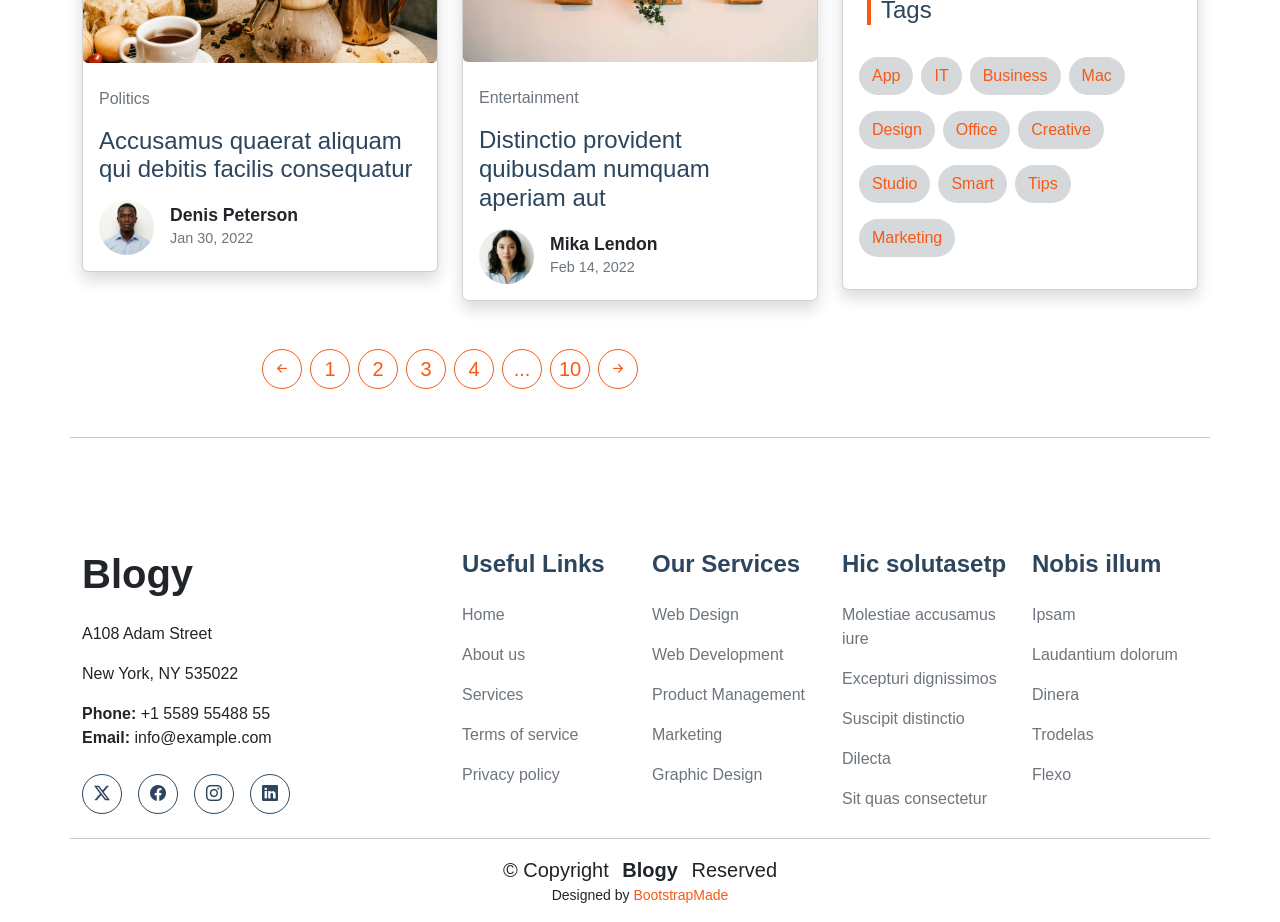
<file: Category.html>
<!doctype html>
<html lang="en">
  <head>
    <meta charset="UTF-8" />
    <meta name="viewport" content="width=device-width, initial-scale=1.0" />
    <title>Housewares store</title>
    <link
      rel="stylesheet"
      href="https://cdn.jsdelivr.net/npm/bootstrap@5.3.8/dist/css/bootstrap.min.css"
    />
    <link rel="preconnect" href="https://fonts.googleapis.com" />
    <link rel="preconnect" href="https://fonts.gstatic.com" crossorigin />

    <link
      href="https://fonts.googleapis.com/css2?family=Cairo:wght@400;500;700&display=swap"
      rel="stylesheet"
    />
    <link
      rel="stylesheet"
      href="https://cdn.jsdelivr.net/npm/bootstrap-icons@1.13.1/font/bootstrap-icons.min.css"
    />
    <link rel="stylesheet" href="style.css" />
  </head>
  <body>
    <!-- nav one -->
    <nav class="navbar p-0 blue">
      <div class="navbar-brand d-flex">
        <i class="bi bi-gear"></i>
        <p class="text-white m-0 mx-3">
          BOOTSTRAP<span class="text-info">MADE</span>
        </p>

        <div class="d-none d-sm-flex">
          <i class="bi bi-display mx-2"></i>
          <i class="bi bi-tablet mx-2"></i>
          <i class="bi bi-phone mx-2"></i>
        </div>
      </div>
      <div class="d-none d-sm-flex">
        <i class="bi bi-chevron-left text-secondary fs-5"></i>
        <p class="m-0 mx-3 text-white fw-bold">Blogy</p>
        <i class="bi bi-chevron-right text-secondary fs-5"></i>
      </div>
      <div class="d-flex">
        <i class="bi bi-box-arrow-up-right fw-bold fs-4 px-2 text-white"></i>
        <button type="button" class="btn btn-info rounded-0 text-white px-2">
          <span class="px-2"><i class="bi bi-download"></i></span>DOWNLOAD
        </button>
      </div>
    </nav>
    <!-- nav two -->
    <nav class="navbar bg-light">
      <div class="container">
        <div class="navbar-brand fs-3">
          <p class="text-primary">Blogy <span class="text-danger">.</span></p>
        </div>
        <div class="d-flex gap-3">
          <i class="mt-2 meta bi bi-facebook hevo"></i>
          <i class="mt-2 meta bi bi-twitter hevo"></i>
          <i class="mt-2 meta bi bi-instagram hevo"></i>

          <div class="d-none d-md-flex position-relative">
            <input
              type="text"
              name="text"
              class="form-control"
              placeholder="Search..."
            />
            <span
              class="position-absolute top-50 end-0 translate-middle-y me-3"
            >
              <i class="bi bi-search"></i>
            </span>
          </div>
          <button
            class="navbar-toggler d-md-none"
            type="button"
            data-bs-toggle="offcanvas"
            data-bs-target="#Navbar"
            aria-controls="Navbar"
          >
            <span class="navbar-toggler-icon"></span>
          </button>
          <div
            class="offcanvas offcanvas-end m-sm-5 rounded"
            style="width: 90%"
            tabindex="-1"
            id="Navbar"
          >
            <div class="offcanvas-header">
              <h5 class="offcanvas-title">Menu</h5>

              <button
                type="button"
                class="btn-close"
                data-bs-dismiss="offcanvas"
              ></button>
            </div>

            <div class="offcanvas-body">
              <ul class="navbar-nav">
                <li class="nav-item">
                  <a class="nav-link btn text-start hevo" href="index.html"
                    >Home</a
                  >
                </li>

                <li class="nav-item">
                  <a class="nav-link btn text-start hevo" href="About.html"
                    >About</a
                  >
                </li>

                <li class="nav-item">
                  <a class="nav-link btn text-start hevo" href="Category.html"
                    >Category</a
                  >
                </li>

                <li class="nav-item">
                  <a
                    class="nav-link btn text-start hevo"
                    href="BlogDetails.html"
                    >Blog Details</a
                  >
                </li>

                <li class="nav-item">
                  <a
                    class="nav-link btn text-start hevo"
                    href="AuthorProfile.html"
                    >Author Profile</a
                  >
                </li>

                <li class="nav-item">
                  <a class="nav-link btn text-start hevo" href="#">Pages</a>
                </li>

                <li class="nav-item">
                  <a class="nav-link btn text-start hevo" href="Contact.html"
                    >Contact</a
                  >
                </li>
              </ul>
            </div>
          </div>
        </div>
      </div>
    </nav>
    <!-- nav three -->
    <nav class="navbar d-none d-md-flex">
      <div class="container d-flex justify-content-center">
        <ul class="nav">
          <li class="nav-item">
            <a href="index.html" class="nav-link hevo">Home</a>
          </li>
          <li class="nav-item">
            <a href="About.html" class="nav-link hevo">About</a>
          </li>
          <li class="nav-item">
            <a href="Category.html" class="nav-link hevo">Category</a>
          </li>
          <li class="nav-item">
            <a href="BlogDetails.html" class="nav-link hevo">Blog Details</a>
          </li>
          <li class="nav-item">
            <a href="AuthorProfile.html" class="nav-link hevo"
              >Author Profile</a
            >
          </li>
          <li class="nav-item dropdown">
            <a
              href="#"
              class="nav-link hevo dropdown-toggle"
              role="button"
              data-bs-toggle="dropdown"
              aria-expanded="false"
              >Page</a
            >
            <ul class="dropdown-menu">
              <li><a href="About.html" class="dropdown-item hevo">About</a></li>
              <li>
                <a href="Category.html" class="dropdown-item hevo">Category</a>
              </li>
              <li>
                <a href="BlogDetails.html" class="dropdown-item hevo"
                  >Blog Details</a
                >
              </li>
              <li>
                <a href="AuthorProfile.html" class="dropdown-item hevo"
                  >Author Profile</a
                >
              </li>
              <li>
                <a href="SearchResults.html" class="dropdown-item hevo"
                  >Search Results</a
                >
              </li>
              <li>
                <a href="404NotFoundPage.html" class="dropdown-item hevo"
                  >404 Not Found Page</a
                >
              </li>
              <li><a href="#" class="dropdown-item hevo">Deep Dropdown</a></li>
            </ul>
          </li>
          <li class="nav-item">
            <a href="Contact.html" class="nav-link hevo">Contact</a>
          </li>
        </ul>
      </div>
    </nav>
    <!-- main -->
    <main>
      <!-- section one -->
      <section class="container">
        <div class="row d-flex justify-content-center mb-5">
          <div class="col-md-8 mt-4">
            <div class="d-flex justify-content-center gap-3">
              <i class="bi bi-house text-secondary"></i>
              <p class="paragragh">Home</p>
              <span class="text-secondary"> / </span>
              <p class="paragragh">Category</p>
              <span class="text-secondary"> / </span>
              <p class="paragragh" style="color: var(--accent-color)">
                Category
              </p>
            </div>
          </div>
        </div>
        <div class="row d-flex justify-content-center mb-5">
          <div class="col-md-7 text-center">
            <h1 class="hevo">Blog Category</h1>
            <p class="text-secondary">
              Lorem ipsum dolor sit amet, consectetur adipiscing elit. Ut elit
              tellus, luctus nec ullamcorper mattis, pulvinar dapibus leo.
            </p>
          </div>
        </div>
      </section>
      <!-- end section one -->
      <!-- section two -->
      <section class="container">
        <div class="row">
          <div class="col-md-8">
            <div class="row">
              <div class="col-md-6 mt-4">
                <div class="card shadow">
                  <div class="card-img overflow-hidden">
                    <img
                      class="w-100 image"
                      src="img/blog-post-1.webp"
                      alt="صورة"
                    />
                  </div>
                  <div class="body mx-3">
                    <p class="text-secondary mt-4">Politics</p>
                    <h4 class="hevo">
                      Dolorum optio tempore voluptas dignissimos
                    </h4>
                    <div
                      class="d-flex justify-content-start align-items-center my-3 gap-3"
                    >
                      <img
                        style="width: 55px; height: 55px; object-fit: cover"
                        class="rounded-circle"
                        src="img/person-f-12.webp"
                        alt="صورة"
                      />

                      <div>
                        <h6
                          class="fw-bold mb-0 text-dark"
                          style="font-size: 1.1rem"
                        >
                          Maria Doe
                        </h6>
                        <small class="text-secondary" style="font-size: 0.9rem"
                          >Jan 1, 2022</small
                        >
                      </div>
                    </div>
                  </div>
                </div>
              </div>
              <div class="col-md-6 mt-4">
                <div class="card shadow">
                  <div class="card-img overflow-hidden">
                    <img
                      class="w-100 image"
                      src="img/blog-post-2.webp"
                      alt="صورة"
                    />
                  </div>
                  <div class="body mx-3">
                    <p class="text-secondary mt-4">Sports</p>
                    <h4 class="hevo">
                      Nisi magni odit consequatur autem nulla dolorem
                    </h4>
                    <div
                      class="d-flex justify-content-start align-items-center my-3 gap-3"
                    >
                      <img
                        style="width: 55px; height: 55px; object-fit: cover"
                        class="rounded-circle"
                        src="img/person-f-13.webp"
                        alt="صورة"
                      />

                      <div>
                        <h6
                          class="fw-bold mb-0 text-dark"
                          style="font-size: 1.1rem"
                        >
                          Allisa Mayer
                        </h6>
                        <small class="text-secondary" style="font-size: 0.9rem"
                          >Jun 5, 2022</small
                        >
                      </div>
                    </div>
                  </div>
                </div>
              </div>
            </div>
            <div class="row">
              <div class="col-md-6 mt-4">
                <div class="card shadow">
                  <div class="card-img overflow-hidden">
                    <img
                      class="w-100 image"
                      src="img/french-press.jpg"
                      alt="صورة"
                    />
                  </div>
                  <div class="body mx-3">
                    <p class="text-secondary mt-4">Entertainment</p>
                    <h4 class="hevo">
                      Possimus soluta ut id suscipit ea ut in quo quia et soluta
                    </h4>
                    <div
                      class="d-flex justify-content-start align-items-center my-3 gap-3"
                    >
                      <img
                        style="width: 55px; height: 55px; object-fit: cover"
                        class="rounded-circle"
                        src="img/person-m-10.webp"
                        alt="صورة"
                      />

                      <div>
                        <h6
                          class="fw-bold mb-0 text-dark"
                          style="font-size: 1.1rem"
                        >
                          Mark Dower
                        </h6>
                        <small class="text-secondary" style="font-size: 0.9rem"
                          >Jun 22, 2022</small
                        >
                      </div>
                    </div>
                  </div>
                </div>
              </div>
              <div class="col-md-6 mt-4">
                <div class="card shadow">
                  <div class="card-img overflow-hidden">
                    <img
                      class="w-100 image"
                      src="img/blog-post-4.webp"
                      alt="صورة"
                    />
                  </div>
                  <div class="body mx-3">
                    <p class="text-secondary mt-4">Sports</p>
                    <h4 class="hevo">
                      Non rem rerum nam cum quo minus olor distincti
                    </h4>
                    <div
                      class="d-flex justify-content-start align-items-center my-3 gap-3"
                    >
                      <img
                        style="width: 55px; height: 55px; object-fit: cover"
                        class="rounded-circle"
                        src="img/person-f-14.webp"
                        alt="صورة"
                      />

                      <div>
                        <h6
                          class="fw-bold mb-0 text-dark"
                          style="font-size: 1.1rem"
                        >
                          Lisa Neymar
                        </h6>
                        <small class="text-secondary" style="font-size: 0.9rem"
                          >Jun 30, 2022</small
                        >
                      </div>
                    </div>
                  </div>
                </div>
              </div>
            </div>
            <div class="row">
              <div class="col-md-6 mt-4">
                <div class="card shadow">
                  <div class="card-img overflow-hidden">
                    <img
                      class="w-100 image"
                      src="img/blog-post-5.webp"
                      alt="صورة"
                    />
                  </div>
                  <div class="body mx-3">
                    <p class="text-secondary mt-4">Politics</p>
                    <h4 class="hevo">
                      Accusamus quaerat aliquam qui debitis facilis consequatur
                    </h4>
                    <div
                      class="d-flex justify-content-start align-items-center my-3 gap-3"
                    >
                      <img
                        style="width: 55px; height: 55px; object-fit: cover"
                        class="rounded-circle"
                        src="img/person-m-11.webp"
                        alt="صورة"
                      />

                      <div>
                        <h6
                          class="fw-bold mb-0 text-dark"
                          style="font-size: 1.1rem"
                        >
                          Denis Peterson
                        </h6>
                        <small class="text-secondary" style="font-size: 0.9rem"
                          >Jan 30, 2022</small
                        >
                      </div>
                    </div>
                  </div>
                </div>
              </div>
              <div class="col-md-6 mt-4">
                <div class="card shadow">
                  <div class="card-img overflow-hidden">
                    <img class="w-100 image" src="img/Shelf.webp" alt="صورة" />
                  </div>
                  <div class="body mx-3">
                    <p class="text-secondary mt-4">Entertainment</p>
                    <h4 class="hevo">
                      Distinctio provident quibusdam numquam aperiam aut
                    </h4>
                    <div
                      class="d-flex justify-content-start align-items-center my-3 gap-3"
                    >
                      <img
                        style="width: 55px; height: 55px; object-fit: cover"
                        class="rounded-circle"
                        src="img/person-f-15.webp"
                        alt="صورة"
                      />

                      <div>
                        <h6
                          class="fw-bold mb-0 text-dark"
                          style="font-size: 1.1rem"
                        >
                          Mika Lendon
                        </h6>
                        <small class="text-secondary" style="font-size: 0.9rem"
                          >Feb 14, 2022</small
                        >
                      </div>
                    </div>
                  </div>
                </div>
              </div>
            </div>
            <div class="row d-flex justify-content-center">
              <div class="col-md-8 mt-5 d-flex justify-content-center">
                <ul class="nav">
                  <li class="nav-item"><a class="nav-link rounded-circle d-flex justify-content-center align-items-center namber fs-5 mx-1" href="#"><i class="bi bi-arrow-left-short"></i></a></li>
                  <li class="nav-item"><a class="nav-link rounded-circle d-flex justify-content-center align-items-center namber fs-5 mx-1" href="#">1</a></li>
                  <li class="nav-item"><a class="nav-link rounded-circle d-flex justify-content-center align-items-center namber fs-5 mx-1" href="#">2</a></li>
                  <li class="nav-item"><a class="nav-link rounded-circle d-flex justify-content-center align-items-center namber fs-5 mx-1" href="#">3</a></li>
                  <li class="nav-item"><a class="nav-link rounded-circle d-flex justify-content-center align-items-center namber fs-5 mx-1" href="#">4</a></li>
                  <li class="nav-item"><a class="nav-link rounded-circle d-flex justify-content-center align-items-center namber fs-5 mx-1" href="#">...</a></li>
                  <li class="nav-item"><a class="nav-link rounded-circle d-flex justify-content-center align-items-center namber fs-5 mx-1" href="#">10</a></li>
                  <li class="nav-item"><a class="nav-link rounded-circle d-flex justify-content-center align-items-center namber fs-5 mx-1" href="#"><i class="bi bi-arrow-right-short"></i></a></li>
                </ul>
              </div>
            </div>
          </div>
          <div class="col-md-4 mt-4">
            <div class="row">
              <div class="col-md-12">
                <div class="card shadow">
                  <div class="card-title mt-4 ms-4">
                    <h3
                      style="
                        padding-left: 10px;
                        border-left: 4px solid var(--accent-color);
                      "
                      class="hevo"
                    >
                      Search
                    </h3>
                  </div>
                  <div class="card-body mb-4">
                    <form action="#" method="post">
                      <div class="position-relative">
                        <input
                          type="text"
                          name="text"
                          class="form-control rounded-pill"
                          placeholder="Search..."
                        />
                        <span
                          class="position-absolute top-50 end-0 translate-middle-y me-3"
                        >
                          <i class="bi bi-search"></i>
                        </span>
                      </div>
                    </form>
                  </div>
                </div>
              </div>
            </div>
            <div class="row mt-4">
              <div class="col-md-12">
                <div class="card shadow">
                  <div class="card-title mt-4 ms-4 mb-3">
                    <h3
                      style="
                        padding-left: 10px;
                        border-left: 4px solid var(--accent-color);
                      "
                      class="hevo"
                    >
                      Categories
                    </h3>
                  </div>
                  <div class="card-body">
                    <div class="d-flex">
                      <h5 class="hevo fs-6 mt-1">General</h5>
                      <p class="text-secondary ms-2"><small> (25) </small></p>
                    </div>
                    <div class="d-flex">
                      <h5 class="hevo fs-6 mt-1">Lifestyle</h5>
                      <p class="text-secondary ms-2"><small> (12) </small></p>
                    </div>
                    <div class="d-flex">
                      <h5 class="hevo fs-6 mt-1">Travel</h5>
                      <p class="text-secondary ms-2"><small> (5) </small></p>
                    </div>
                    <div class="d-flex">
                      <h5 class="hevo fs-6 mt-1">Design</h5>
                      <p class="text-secondary ms-2"><small> (22) </small></p>
                    </div>
                    <div class="d-flex">
                      <h5 class="hevo fs-6 mt-1">Creative</h5>
                      <p class="text-secondary ms-2"><small> (8) </small></p>
                    </div>
                    <div class="d-flex">
                      <h5 class="hevo fs-6 mt-1">Educaion</h5>
                      <p class="text-secondary ms-2"><small> (14) </small></p>
                    </div>
                  </div>
                </div>
              </div>
            </div>
            <div class="row mt-4">
              <div class="col-md-12">
                <div class="card shadow">
                  <div class="card-title mt-4 ms-4">
                    <h4
                      style="
                        padding-left: 10px;
                        border-left: 4px solid var(--accent-color);
                      "
                      class="hevo"
                    >
                      Recent Posts
                    </h4>
                  </div>
                  <div class="card-body">
                    <div class="card border-0">
                      <div class="row d-flex justify-content-center">
                        <div class="col-3">
                          <img
                            class="w-100 rounded-3"
                            src="img/blog-post-square-1.webp"
                            alt="صورة"
                          />
                        </div>
                        <div class="col-8">
                          <small class="fw-bold d-block hevo"
                            >Nihil blanditiis at in nihil autem</small
                          >
                          <span class="text-secondary small">Jan 1, 2020</span>
                        </div>
                      </div>
                    </div>
                    <div class="card border-0 mt-3">
                      <div class="row d-flex justify-content-center">
                        <div class="col-3">
                          <img
                            class="w-100 rounded-3"
                            src="img/blog-post-square-2.webp"
                            alt="صورة"
                          />
                        </div>
                        <div class="col-8">
                          <small class="fw-bold d-block hevo"
                            >Quidem autem et impedit</small
                          >
                          <span class="text-secondary small">Jan 1, 2020</span>
                        </div>
                      </div>
                    </div>
                    <div class="card border-0 mt-3">
                      <div class="row d-flex justify-content-center">
                        <div class="col-3">
                          <img
                            class="w-100 rounded-3"
                            src="img/blog-post-square-3.webp"
                            alt="صورة"
                          />
                        </div>
                        <div class="col-8">
                          <small class="fw-bold d-block hevo"
                            >Id quia et et ut maxime similique occaecati
                            ut</small
                          >
                          <span class="text-secondary small">Jan 1, 2020</span>
                        </div>
                      </div>
                    </div>
                    <div class="card border-0 mt-3">
                      <div class="row d-flex justify-content-center">
                        <div class="col-3">
                          <img
                            class="w-100 rounded-3"
                            src="img/blog-post-square-4.webp"
                            alt="صورة"
                          />
                        </div>
                        <div class="col-8">
                          <small class="fw-bold d-block hevo"
                            >Laborum corporis quo dara net para</small
                          >
                          <span class="text-secondary small">Jan 1, 2020</span>
                        </div>
                      </div>
                    </div>
                    <div class="card border-0 mt-3">
                      <div class="row d-flex justify-content-center">
                        <div class="col-3">
                          <img
                            class="w-100 rounded-3"
                            src="img/blog-post-square-5.webp"
                            alt="صورة"
                          />
                        </div>
                        <div class="col-8">
                          <small class="fw-bold d-block hevo"
                            >Et dolores corrupti quae illo quod dolor</small
                          >
                          <span class="text-secondary small">Jan 1, 2020</span>
                        </div>
                      </div>
                    </div>
                  </div>
                </div>
              </div>
            </div>
            <div class="row mt-4">
              <div class="col-md-12">
                <div class="card shadow">
                  <div class="card-title mt-4 ms-4">
                    <h4
                      style="
                        padding-left: 10px;
                        border-left: 4px solid var(--accent-color);
                      "
                      class="hevo"
                    >
                      Tags
                    </h4>
                  </div>
                  <div class="card-body">
                    <ul class="nav">
                      <li class="nav-item me-2">
                        <button class="btn rounded-5 mb-3 buttun" type="button">
                          App
                        </button>
                      </li>
                      <li class="nav-item me-2">
                        <button class="btn rounded-5 mb-3 buttun" type="button">
                          IT
                        </button>
                      </li>
                      <li class="nav-item me-2">
                        <button class="btn rounded-5 mb-3 buttun" type="button">
                          Business
                        </button>
                      </li>
                      <li class="nav-item me-2">
                        <button class="btn rounded-5 mb-3 buttun" type="button">
                          Mac
                        </button>
                      </li>
                      <li class="nav-item me-2">
                        <button class="btn rounded-5 mb-3 buttun" type="button">
                          Design
                        </button>
                      </li>
                      <li class="nav-item me-2">
                        <button class="btn rounded-5 mb-3 buttun" type="button">
                          Office
                        </button>
                      </li>
                      <li class="nav-item me-2">
                        <button class="btn rounded-5 mb-3 buttun" type="button">
                          Creative
                        </button>
                      </li>
                      <li class="nav-item me-2">
                        <button class="btn rounded-5 mb-3 buttun" type="button">
                          Studio
                        </button>
                      </li>
                      <li class="nav-item me-2">
                        <button class="btn rounded-5 mb-3 buttun" type="button">
                          Smart
                        </button>
                      </li>
                      <li class="nav-item me-2">
                        <button class="btn rounded-5 mb-3 buttun" type="button">
                          Tips
                        </button>
                      </li>
                      <li class="nav-item me-2">
                        <button class="btn rounded-5 mb-3 buttun" type="button">
                          Marketing
                        </button>
                      </li>
                    </ul>
                  </div>
                </div>
              </div>
            </div>
          </div>
        </div>
      </section>
      <!-- end section two -->
    </main>
    <!-- end main -->
    <!-- footer -->
    <footer class="container mt-5">
      <div class="row mb-5">
        <hr />
      </div>
      <div class="row">
        <div class="col-md-4 mt-5">
          <h1 class="mb-4 fw-bold">Blogy</h1>
          <p>A108 Adam Street</p>
          <p>New York, NY 535022</p>
          <div>
            <span class="fw-bold">Phone:</span>
            <span>+1 5589 55488 55</span>
          </div>
          <div>
            <span class="fw-bold">Email:</span>
            <span>info@example.com</span>
          </div>
          <div class="d-flex mt-4 gap-3 mb-4">
            <a
              href="#"
              style="width: 40px; height: 40px"
              class="d-flex justify-content-center align-items-center social-icon border rounded-circle"
              ><i class="bi bi-twitter-x"></i
            ></a>
            <a
              href="#"
              style="width: 40px; height: 40px"
              class="d-flex justify-content-center align-items-center social-icon border rounded-circle"
              ><i class="bi bi-facebook"></i
            ></a>
            <a
              href="#"
              style="width: 40px; height: 40px"
              class="d-flex justify-content-center align-items-center social-icon border rounded-circle"
              ><i class="bi bi-instagram"></i
            ></a>
            <a
              href="#"
              style="width: 40px; height: 40px"
              class="d-flex justify-content-center align-items-center social-icon border rounded-circle"
              ><i class="bi bi-linkedin"></i
            ></a>
          </div>
        </div>
        <div class="col-md-2 mt-5">
          <h4 class="fw-bold mb-4 hevo">Useful Links</h4>
          <p class="paragragh">Home</p>
          <p class="paragragh">About us</p>
          <p class="paragragh">Services</p>
          <p class="paragragh">Terms of service</p>
          <p class="paragragh">Privacy policy</p>
        </div>
        <div class="col-md-2 mt-5">
          <h4 class="fw-bold mb-4 hevo">Our Services</h4>
          <p class="paragragh">Web Design</p>
          <p class="paragragh">Web Development</p>
          <p class="paragragh">Product Management</p>
          <p class="paragragh">Marketing</p>
          <p class="paragragh">Graphic Design</p>
        </div>
        <div class="col-md-2 mt-5">
          <h4 class="fw-bold mb-4 hevo">Hic solutasetp</h4>
          <p class="paragragh">Molestiae accusamus iure</p>
          <p class="paragragh">Excepturi dignissimos</p>
          <p class="paragragh">Suscipit distinctio</p>
          <p class="paragragh">Dilecta</p>
          <p class="paragragh">Sit quas consectetur</p>
        </div>
        <div class="col-md-2 mt-5">
          <h4 class="fw-bold mb-4 hevo">Nobis illum</h4>
          <p class="paragragh">Ipsam</p>
          <p class="paragragh">Laudantium dolorum</p>
          <p class="paragragh">Dinera</p>
          <p class="paragragh">Trodelas</p>
          <p class="paragragh">Flexo</p>
        </div>
        <hr />
      </div>
      <div class="row text-center">
        <span class="fs-5"
          >© Copyright <span class="fw-bold mx-2">Blogy</span> Reserved</span
        >
        <p class="small">
          Designed by
          <span style="color: var(--accent-color)">BootstrapMade</span>
        </p>
      </div>
    </footer>
    <!-- end footer -->
    <script src="https://cdn.jsdelivr.net/npm/bootstrap@5.3.8/dist/js/bootstrap.bundle.min.js"></script>
  </body>
</html>
</file>
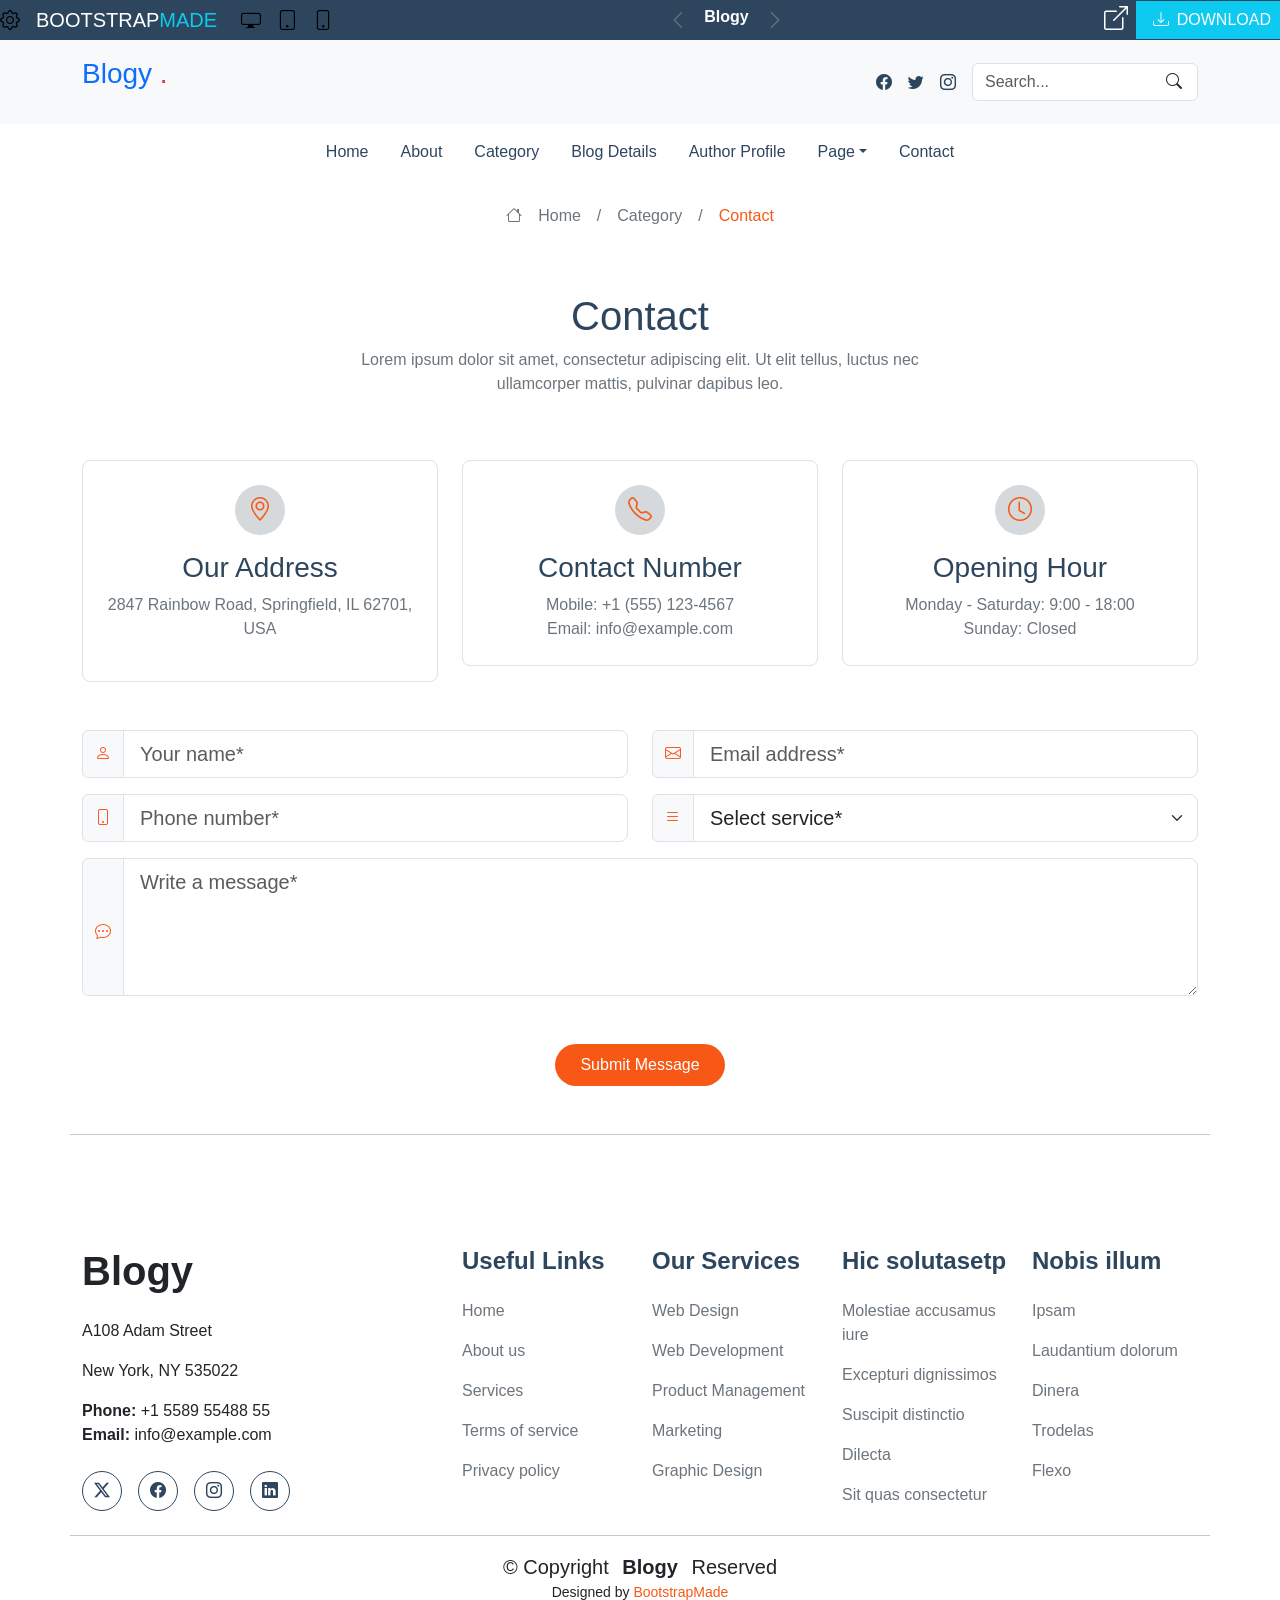
<file: Contact.html>
<!doctype html>
<html lang="en">
  <head>
    <meta charset="UTF-8" />
    <meta name="viewport" content="width=device-width, initial-scale=1.0" />
    <title>Housewares store</title>
    <link
      rel="stylesheet"
      href="https://cdn.jsdelivr.net/npm/bootstrap@5.3.8/dist/css/bootstrap.min.css"
    />
    <link rel="preconnect" href="https://fonts.googleapis.com" />
    <link rel="preconnect" href="https://fonts.gstatic.com" crossorigin />

    <link
      href="https://fonts.googleapis.com/css2?family=Cairo:wght@400;500;700&display=swap"
      rel="stylesheet"
    />
    <link
      rel="stylesheet"
      href="https://cdn.jsdelivr.net/npm/bootstrap-icons@1.13.1/font/bootstrap-icons.min.css"
    />
    <link rel="stylesheet" href="style.css" />
  </head>
  <body>
    <!-- nav one -->
    <nav class="navbar p-0 blue">
      <div class="navbar-brand d-flex">
        <i class="bi bi-gear"></i>
        <p class="text-white m-0 mx-3">
          BOOTSTRAP<span class="text-info">MADE</span>
        </p>

        <div class="d-none d-sm-flex">
          <i class="bi bi-display mx-2"></i>
          <i class="bi bi-tablet mx-2"></i>
          <i class="bi bi-phone mx-2"></i>
        </div>
      </div>
      <div class="d-none d-sm-flex">
        <i class="bi bi-chevron-left text-secondary fs-5"></i>
        <p class="m-0 mx-3 text-white fw-bold">Blogy</p>
        <i class="bi bi-chevron-right text-secondary fs-5"></i>
      </div>
      <div class="d-flex">
        <i class="bi bi-box-arrow-up-right fw-bold fs-4 px-2 text-white"></i>
        <button type="button" class="btn btn-info rounded-0 text-white px-2">
          <span class="px-2"><i class="bi bi-download"></i></span>DOWNLOAD
        </button>
      </div>
    </nav>
    <!-- nav two -->
    <nav class="navbar bg-light">
      <div class="container">
        <div class="navbar-brand fs-3">
          <p class="text-primary">Blogy <span class="text-danger">.</span></p>
        </div>
        <div class="d-flex gap-3">
          <i class="mt-2 meta bi bi-facebook hevo"></i>
          <i class="mt-2 meta bi bi-twitter hevo"></i>
          <i class="mt-2 meta bi bi-instagram hevo"></i>

          <div class="d-none d-md-flex position-relative">
            <input
              type="text"
              name="text"
              class="form-control"
              placeholder="Search..."
            />
            <span
              class="position-absolute top-50 end-0 translate-middle-y me-3"
            >
              <i class="bi bi-search"></i>
            </span>
          </div>
          <button
            class="navbar-toggler d-md-none"
            type="button"
            data-bs-toggle="offcanvas"
            data-bs-target="#Navbar"
            aria-controls="Navbar"
          >
            <span class="navbar-toggler-icon"></span>
          </button>
          <div
            class="offcanvas offcanvas-end m-sm-5 rounded"
            style="width: 90%"
            tabindex="-1"
            id="Navbar"
          >
            <div class="offcanvas-header">
              <h5 class="offcanvas-title">Menu</h5>

              <button
                type="button"
                class="btn-close"
                data-bs-dismiss="offcanvas"
              ></button>
            </div>

            <div class="offcanvas-body">
              <ul class="navbar-nav">
                <li class="nav-item">
                  <a class="nav-link btn text-start hevo" href="index.html"
                    >Home</a
                  >
                </li>

                <li class="nav-item">
                  <a class="nav-link btn text-start hevo" href="About.html"
                    >About</a
                  >
                </li>

                <li class="nav-item">
                  <a class="nav-link btn text-start hevo" href="Category.html"
                    >Category</a
                  >
                </li>

                <li class="nav-item">
                  <a
                    class="nav-link btn text-start hevo"
                    href="BlogDetails.html"
                    >Blog Details</a
                  >
                </li>

                <li class="nav-item">
                  <a
                    class="nav-link btn text-start hevo"
                    href="AuthorProfile.html"
                    >Author Profile</a
                  >
                </li>

                <li class="nav-item">
                  <a class="nav-link btn text-start hevo" href="#">Pages</a>
                </li>

                <li class="nav-item">
                  <a class="nav-link btn text-start hevo" href="Contact.html"
                    >Contact</a
                  >
                </li>
              </ul>
            </div>
          </div>
        </div>
      </div>
    </nav>
    <!-- nav three -->
    <nav class="navbar d-none d-md-flex">
      <div class="container d-flex justify-content-center">
        <ul class="nav">
          <li class="nav-item">
            <a href="index.html" class="nav-link hevo">Home</a>
          </li>
          <li class="nav-item">
            <a href="About.html" class="nav-link hevo">About</a>
          </li>
          <li class="nav-item">
            <a href="Category.html" class="nav-link hevo">Category</a>
          </li>
          <li class="nav-item">
            <a href="BlogDetails.html" class="nav-link hevo">Blog Details</a>
          </li>
          <li class="nav-item">
            <a href="AuthorProfile.html" class="nav-link hevo"
              >Author Profile</a
            >
          </li>
          <li class="nav-item dropdown">
            <a
              href="#"
              class="nav-link hevo dropdown-toggle"
              role="button"
              data-bs-toggle="dropdown"
              aria-expanded="false"
              >Page</a
            >
            <ul class="dropdown-menu">
              <li><a href="About.html" class="dropdown-item hevo">About</a></li>
              <li>
                <a href="Category.html" class="dropdown-item hevo">Category</a>
              </li>
              <li>
                <a href="BlogDetails.html" class="dropdown-item hevo"
                  >Blog Details</a
                >
              </li>
              <li>
                <a href="AuthorProfile.html" class="dropdown-item hevo"
                  >Author Profile</a
                >
              </li>
              <li>
                <a href="SearchResults.html" class="dropdown-item hevo"
                  >Search Results</a
                >
              </li>
              <li>
                <a href="404NotFoundPage.html" class="dropdown-item hevo"
                  >404 Not Found Page</a
                >
              </li>
              <li><a href="#" class="dropdown-item hevo">Deep Dropdown</a></li>
            </ul>
          </li>
          <li class="nav-item">
            <a href="Contact.html" class="nav-link hevo">Contact</a>
          </li>
        </ul>
      </div>
    </nav>
    <!-- main -->
    <main>
      <!-- section one -->
      <section class="container">
        <div class="row d-flex justify-content-center mb-5">
          <div class="col-md-8 mt-4">
            <div class="d-flex justify-content-center gap-3">
              <i class="bi bi-house text-secondary"></i>
              <p class="paragragh">Home</p>
              <span class="text-secondary"> / </span>
              <p class="paragragh">Category</p>
              <span class="text-secondary"> / </span>
              <p class="paragragh" style="color: var(--accent-color)">
                Contact
              </p>
            </div>
          </div>
        </div>
        <div class="row d-flex justify-content-center mb-5">
          <div class="col-md-7 text-center">
            <h1 class="hevo">Contact</h1>
            <p class="text-secondary">
              Lorem ipsum dolor sit amet, consectetur adipiscing elit. Ut elit
              tellus, luctus nec ullamcorper mattis, pulvinar dapibus leo.
            </p>
          </div>
        </div>
      </section>
      <!-- end section one -->
      <!-- section two -->
      <section class="container">
        <div class="row">
          <div class="col-md-4">
            <div class="text-center border rounded-3 p-4 btn-up">
              <button
                class="btn rounded-5 mb-3"
                type="button"
                style="
                  background-color: var(--background-button);
                  color: var(--accent-color);
                "
              >
                <i class="bi bi-geo-alt fs-4"></i>
              </button>
              <h3 class="hevo">Our Address</h3>
              <p class="text-secondary">
                2847 Rainbow Road, Springfield, IL 62701, USA
              </p>
            </div>
          </div>
          <div class="col-md-4">
            <div class="text-center border rounded-3 p-4 btn-up">
              <button
                class="btn rounded-5 mb-3"
                type="button"
                style="
                  background-color: var(--background-button);
                  color: var(--accent-color);
                "
              >
                <i class="bi bi-telephone fs-4"></i>
              </button>
              <h3 class="hevo">Contact Number</h3>
              <p class="text-secondary m-0">Mobile: +1 (555) 123-4567</p>
              <p class="text-secondary m-0">Email: info@example.com</p>
            </div>
          </div>
          <div class="col-md-4">
            <div class="text-center border rounded-3 p-4 btn-up">
              <button
                class="btn rounded-5 mb-3"
                type="button"
                style="
                  background-color: var(--background-button);
                  color: var(--accent-color);
                "
              >
                <i class="bi bi-clock fs-4"></i>
              </button>
              <h3 class="hevo">Opening Hour</h3>
              <p class="text-secondary m-0">Monday - Saturday: 9:00 - 18:00</p>
              <p class="text-secondary m-0">Sunday: Closed</p>
            </div>
          </div>
        </div>
      </section>
      <!-- end section two -->
      <!-- section three -->
      <section class="container mt-5">
        <form>
          <div class="row mb-3">
            <div class="col-md-6 mb-3 mb-md-0">
              <div class="input-group">
                <span class="input-group-text"
                  ><i class="bi bi-person"></i
                ></span>
                <input
                  type="text"
                  class="form-control form-control-lg"
                  placeholder="Your name*"
                  required
                />
              </div>
            </div>
            <div class="col-md-6">
              <div class="input-group">
                <span class="input-group-text"
                  ><i class="bi bi-envelope"></i
                ></span>
                <input
                  type="email"
                  class="form-control form-control-lg"
                  placeholder="Email address*"
                  required
                />
              </div>
            </div>
          </div>

          <div class="row mb-3">
            <div class="col-md-6 mb-3 mb-md-0">
              <div class="input-group">
                <span class="input-group-text"
                  ><i class="bi bi-phone"></i
                ></span>
                <input
                  type="tel"
                  class="form-control form-control-lg"
                  placeholder="Phone number*"
                  required
                />
              </div>
            </div>
            <div class="col-md-6">
              <div class="input-group">
                <span class="input-group-text"><i class="bi bi-list"></i></span>
                <select class="form-select form-select-lg" required>
                  <option selected value="0">Select service*</option>
                  <option value="Consulting">Consulting</option>
                  <option value="Development">Development</option>
                  <option value="Marketing">Marketing</option>
                  <option value="Support">Support</option>
                </select>
              </div>
            </div>
          </div>

          <div class="row">
            <div class="col-12">
              <div class="input-group">
                <span class="input-group-text align-items-center pt-3"
                  ><i class="bi bi-chat-dots"></i
                ></span>
                <textarea
                  class="form-control form-control-lg"
                  rows="4"
                  placeholder="Write a message*"
                  required
                ></textarea>
              </div>
            </div>
          </div>
        </form>

        <div class="row mt-5">
          <div class="col-md-12 text-center">
            <button
              style="background-color: var(--accent-color)"
              class="btn rounded-5 text-white px-4 py-2 btn-up"
            >
              Submit Message
            </button>
          </div>
        </div>
      </section>
      <!-- end section three -->
    </main>
    <!-- end main -->
    <!-- footer -->
    <footer class="container mt-5">
      <div class="row mb-5">
        <hr />
      </div>
      <div class="row">
        <div class="col-md-4 mt-5">
          <h1 class="mb-4 fw-bold">Blogy</h1>
          <p>A108 Adam Street</p>
          <p>New York, NY 535022</p>
          <div>
            <span class="fw-bold">Phone:</span>
            <span>+1 5589 55488 55</span>
          </div>
          <div>
            <span class="fw-bold">Email:</span>
            <span>info@example.com</span>
          </div>
          <div class="d-flex mt-4 gap-3 mb-4">
            <a
              href="#"
              style="width: 40px; height: 40px"
              class="d-flex justify-content-center align-items-center social-icon border rounded-circle"
              ><i class="bi bi-twitter-x"></i
            ></a>
            <a
              href="#"
              style="width: 40px; height: 40px"
              class="d-flex justify-content-center align-items-center social-icon border rounded-circle"
              ><i class="bi bi-facebook"></i
            ></a>
            <a
              href="#"
              style="width: 40px; height: 40px"
              class="d-flex justify-content-center align-items-center social-icon border rounded-circle"
              ><i class="bi bi-instagram"></i
            ></a>
            <a
              href="#"
              style="width: 40px; height: 40px"
              class="d-flex justify-content-center align-items-center social-icon border rounded-circle"
              ><i class="bi bi-linkedin"></i
            ></a>
          </div>
        </div>
        <div class="col-md-2 mt-5">
          <h4 class="fw-bold mb-4 hevo">Useful Links</h4>
          <p class="paragragh">Home</p>
          <p class="paragragh">About us</p>
          <p class="paragragh">Services</p>
          <p class="paragragh">Terms of service</p>
          <p class="paragragh">Privacy policy</p>
        </div>
        <div class="col-md-2 mt-5">
          <h4 class="fw-bold mb-4 hevo">Our Services</h4>
          <p class="paragragh">Web Design</p>
          <p class="paragragh">Web Development</p>
          <p class="paragragh">Product Management</p>
          <p class="paragragh">Marketing</p>
          <p class="paragragh">Graphic Design</p>
        </div>
        <div class="col-md-2 mt-5">
          <h4 class="fw-bold mb-4 hevo">Hic solutasetp</h4>
          <p class="paragragh">Molestiae accusamus iure</p>
          <p class="paragragh">Excepturi dignissimos</p>
          <p class="paragragh">Suscipit distinctio</p>
          <p class="paragragh">Dilecta</p>
          <p class="paragragh">Sit quas consectetur</p>
        </div>
        <div class="col-md-2 mt-5">
          <h4 class="fw-bold mb-4 hevo">Nobis illum</h4>
          <p class="paragragh">Ipsam</p>
          <p class="paragragh">Laudantium dolorum</p>
          <p class="paragragh">Dinera</p>
          <p class="paragragh">Trodelas</p>
          <p class="paragragh">Flexo</p>
        </div>
        <hr />
      </div>
      <div class="row text-center">
        <span class="fs-5"
          >© Copyright <span class="fw-bold mx-2">Blogy</span> Reserved</span
        >
        <p class="small">
          Designed by
          <span style="color: var(--accent-color)">BootstrapMade</span>
        </p>
      </div>
    </footer>
    <!-- end footer -->
    <script src="https://cdn.jsdelivr.net/npm/bootstrap@5.3.8/dist/js/bootstrap.bundle.min.js"></script>
  </body>
</html>
</file>
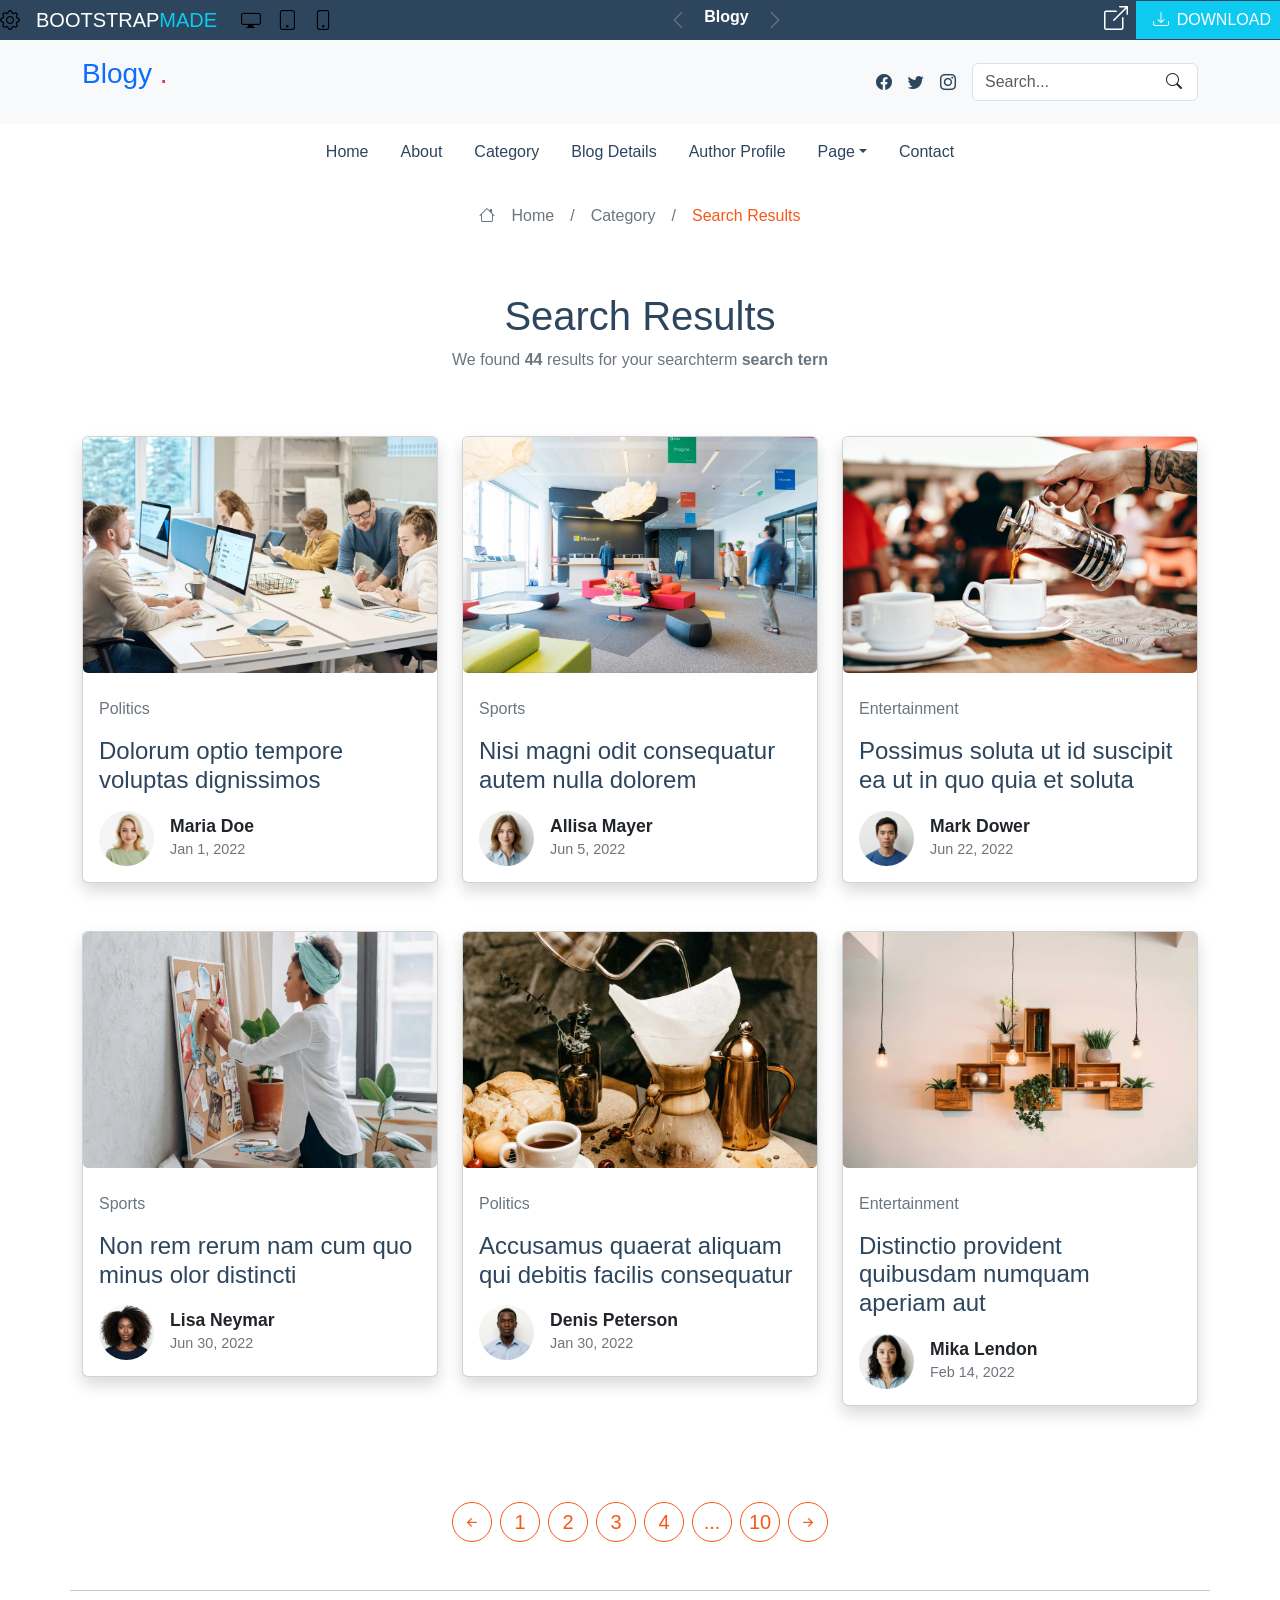
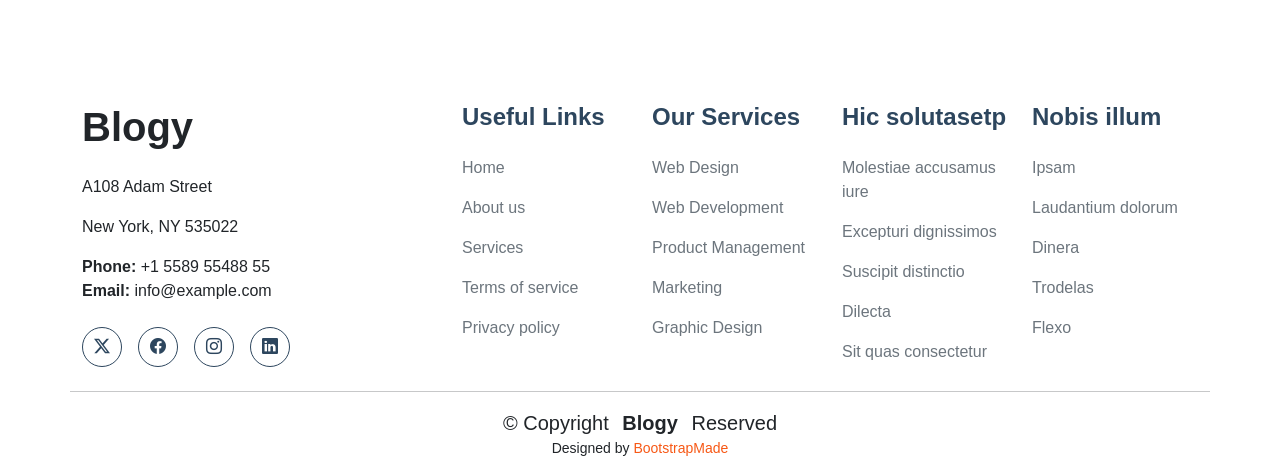
<file: SearchResults.html>
<!doctype html>
<html lang="en">
  <head>
    <meta charset="UTF-8" />
    <meta name="viewport" content="width=device-width, initial-scale=1.0" />
    <title>Housewares store</title>
    <link
      rel="stylesheet"
      href="https://cdn.jsdelivr.net/npm/bootstrap@5.3.8/dist/css/bootstrap.min.css"
    />
    <link rel="preconnect" href="https://fonts.googleapis.com" />
    <link rel="preconnect" href="https://fonts.gstatic.com" crossorigin />

    <link
      href="https://fonts.googleapis.com/css2?family=Cairo:wght@400;500;700&display=swap"
      rel="stylesheet"
    />
    <link
      rel="stylesheet"
      href="https://cdn.jsdelivr.net/npm/bootstrap-icons@1.13.1/font/bootstrap-icons.min.css"
    />
    <link rel="stylesheet" href="style.css" />
  </head>
  <body>
    <!-- nav one -->
    <nav class="navbar p-0 blue">
      <div class="navbar-brand d-flex">
        <i class="bi bi-gear"></i>
        <p class="text-white m-0 mx-3">
          BOOTSTRAP<span class="text-info">MADE</span>
        </p>

        <div class="d-none d-sm-flex">
          <i class="bi bi-display mx-2"></i>
          <i class="bi bi-tablet mx-2"></i>
          <i class="bi bi-phone mx-2"></i>
        </div>
      </div>
      <div class="d-none d-sm-flex">
        <i class="bi bi-chevron-left text-secondary fs-5"></i>
        <p class="m-0 mx-3 text-white fw-bold">Blogy</p>
        <i class="bi bi-chevron-right text-secondary fs-5"></i>
      </div>
      <div class="d-flex">
        <i class="bi bi-box-arrow-up-right fw-bold fs-4 px-2 text-white"></i>
        <button type="button" class="btn btn-info rounded-0 text-white px-2">
          <span class="px-2"><i class="bi bi-download"></i></span>DOWNLOAD
        </button>
      </div>
    </nav>
    <!-- nav two -->
    <nav class="navbar bg-light">
      <div class="container">
        <div class="navbar-brand fs-3">
          <p class="text-primary">Blogy <span class="text-danger">.</span></p>
        </div>
        <div class="d-flex gap-3">
          <i class="mt-2 meta bi bi-facebook hevo"></i>
          <i class="mt-2 meta bi bi-twitter hevo"></i>
          <i class="mt-2 meta bi bi-instagram hevo"></i>

          <div class="d-none d-md-flex position-relative">
            <input
              type="text"
              name="text"
              class="form-control"
              placeholder="Search..."
            />
            <span
              class="position-absolute top-50 end-0 translate-middle-y me-3"
            >
              <i class="bi bi-search"></i>
            </span>
          </div>
          <button
            class="navbar-toggler d-md-none"
            type="button"
            data-bs-toggle="offcanvas"
            data-bs-target="#Navbar"
            aria-controls="Navbar"
          >
            <span class="navbar-toggler-icon"></span>
          </button>
          <div
            class="offcanvas offcanvas-end m-sm-5 rounded"
            style="width: 90%"
            tabindex="-1"
            id="Navbar"
          >
            <div class="offcanvas-header">
              <h5 class="offcanvas-title">Menu</h5>

              <button
                type="button"
                class="btn-close"
                data-bs-dismiss="offcanvas"
              ></button>
            </div>

            <div class="offcanvas-body">
              <ul class="navbar-nav">
                <li class="nav-item">
                  <a class="nav-link btn text-start hevo" href="index.html"
                    >Home</a
                  >
                </li>

                <li class="nav-item">
                  <a class="nav-link btn text-start hevo" href="About.html"
                    >About</a
                  >
                </li>

                <li class="nav-item">
                  <a class="nav-link btn text-start hevo" href="Category.html"
                    >Category</a
                  >
                </li>

                <li class="nav-item">
                  <a
                    class="nav-link btn text-start hevo"
                    href="BlogDetails.html"
                    >Blog Details</a
                  >
                </li>

                <li class="nav-item">
                  <a
                    class="nav-link btn text-start hevo"
                    href="AuthorProfile.html"
                    >Author Profile</a
                  >
                </li>

                <li class="nav-item">
                  <a class="nav-link btn text-start hevo" href="#">Pages</a>
                </li>

                <li class="nav-item">
                  <a class="nav-link btn text-start hevo" href="Contact.html"
                    >Contact</a
                  >
                </li>
              </ul>
            </div>
          </div>
        </div>
      </div>
    </nav>
    <!-- nav three -->
    <nav class="navbar d-none d-md-flex">
      <div class="container d-flex justify-content-center">
        <ul class="nav">
          <li class="nav-item">
            <a href="index.html" class="nav-link hevo">Home</a>
          </li>
          <li class="nav-item">
            <a href="About.html" class="nav-link hevo">About</a>
          </li>
          <li class="nav-item">
            <a href="Category.html" class="nav-link hevo">Category</a>
          </li>
          <li class="nav-item">
            <a href="BlogDetails.html" class="nav-link hevo">Blog Details</a>
          </li>
          <li class="nav-item">
            <a href="AuthorProfile.html" class="nav-link hevo"
              >Author Profile</a
            >
          </li>
          <li class="nav-item dropdown">
            <a
              href="#"
              class="nav-link hevo dropdown-toggle"
              role="button"
              data-bs-toggle="dropdown"
              aria-expanded="false"
              >Page</a
            >
            <ul class="dropdown-menu">
              <li><a href="About.html" class="dropdown-item hevo">About</a></li>
              <li>
                <a href="Category.html" class="dropdown-item hevo">Category</a>
              </li>
              <li>
                <a href="BlogDetails.html" class="dropdown-item hevo"
                  >Blog Details</a
                >
              </li>
              <li>
                <a href="AuthorProfile.html" class="dropdown-item hevo"
                  >Author Profile</a
                >
              </li>
              <li>
                <a href="SearchResults.html" class="dropdown-item hevo"
                  >Search Results</a
                >
              </li>
              <li>
                <a href="404NotFoundPage.html" class="dropdown-item hevo"
                  >404 Not Found Page</a
                >
              </li>
              <li><a href="#" class="dropdown-item hevo">Deep Dropdown</a></li>
            </ul>
          </li>
          <li class="nav-item">
            <a href="Contact.html" class="nav-link hevo">Contact</a>
          </li>
        </ul>
      </div>
    </nav>
    <!-- main -->
    <main>
      <!-- section one -->
      <section class="container">
        <div class="row d-flex justify-content-center mb-5">
          <div class="col-md-8 mt-4">
            <div class="d-flex justify-content-center gap-3">
              <i class="bi bi-house text-secondary"></i>
              <p class="paragragh">Home</p>
              <span class="text-secondary"> / </span>
              <p class="paragragh">Category</p>
              <span class="text-secondary"> / </span>
              <p class="paragragh" style="color: var(--accent-color)">
                Search Results
              </p>
            </div>
          </div>
        </div>
        <div class="row d-flex justify-content-center mb-5">
          <div class="col-md-7 text-center">
            <h1 class="hevo">Search Results</h1>
            <p class="text-secondary">
              We found <span class="fw-bold">44 </span>results for your
              searchterm<span class="fw-bold"> search tern</span>
            </p>
          </div>
        </div>
      </section>
      <!-- end section one -->
      <!-- section two -->
      <section class="container">
        <div class="row">
          <div class="col-md-4 mb-5">
            <div class="card shadow">
              <div class="card-img overflow-hidden">
                <img
                  class="w-100 image"
                  src="img/blog-post-1.webp"
                  alt="صورة"
                />
              </div>
              <div class="body mx-3">
                <p class="text-secondary mt-4">Politics</p>
                <h4 class="hevo">Dolorum optio tempore voluptas dignissimos</h4>
                <div
                  class="d-flex justify-content-start align-items-center my-3 gap-3"
                >
                  <img
                    style="width: 55px; height: 55px; object-fit: cover"
                    class="rounded-circle"
                    src="img/person-f-12.webp"
                    alt="صورة"
                  />

                  <div>
                    <h6
                      class="fw-bold mb-0 text-dark"
                      style="font-size: 1.1rem"
                    >
                      Maria Doe
                    </h6>
                    <small class="text-secondary" style="font-size: 0.9rem"
                      >Jan 1, 2022</small
                    >
                  </div>
                </div>
              </div>
            </div>
          </div>
          <div class="col-md-4 mb-5">
            <div class="card shadow">
              <div class="card-img overflow-hidden">
                <img
                  class="w-100 image"
                  src="img/blog-post-2.webp"
                  alt="صورة"
                />
              </div>
              <div class="body mx-3">
                <p class="text-secondary mt-4">Sports</p>
                <h4 class="hevo">
                  Nisi magni odit consequatur autem nulla dolorem
                </h4>
                <div
                  class="d-flex justify-content-start align-items-center my-3 gap-3"
                >
                  <img
                    style="width: 55px; height: 55px; object-fit: cover"
                    class="rounded-circle"
                    src="img/person-f-13.webp"
                    alt="صورة"
                  />

                  <div>
                    <h6
                      class="fw-bold mb-0 text-dark"
                      style="font-size: 1.1rem"
                    >
                      Allisa Mayer
                    </h6>
                    <small class="text-secondary" style="font-size: 0.9rem"
                      >Jun 5, 2022</small
                    >
                  </div>
                </div>
              </div>
            </div>
          </div>
          <div class="col-md-4 mb-5">
            <div class="card shadow">
              <div class="card-img overflow-hidden">
                <img
                  class="w-100 image"
                  src="img/french-press.jpg"
                  alt="صورة"
                />
              </div>
              <div class="body mx-3">
                <p class="text-secondary mt-4">Entertainment</p>
                <h4 class="hevo">
                  Possimus soluta ut id suscipit ea ut in quo quia et soluta
                </h4>
                <div
                  class="d-flex justify-content-start align-items-center my-3 gap-3"
                >
                  <img
                    style="width: 55px; height: 55px; object-fit: cover"
                    class="rounded-circle"
                    src="img/person-m-10.webp"
                    alt="صورة"
                  />

                  <div>
                    <h6
                      class="fw-bold mb-0 text-dark"
                      style="font-size: 1.1rem"
                    >
                      Mark Dower
                    </h6>
                    <small class="text-secondary" style="font-size: 0.9rem"
                      >Jun 22, 2022</small
                    >
                  </div>
                </div>
              </div>
            </div>
          </div>
        </div>
        <div class="row">
          <div class="col-md-4 mb-5">
            <div class="card shadow">
              <div class="card-img overflow-hidden">
                <img
                  class="w-100 image"
                  src="img/blog-post-4.webp"
                  alt="صورة"
                />
              </div>
              <div class="body mx-3">
                <p class="text-secondary mt-4">Sports</p>
                <h4 class="hevo">
                  Non rem rerum nam cum quo minus olor distincti
                </h4>
                <div
                  class="d-flex justify-content-start align-items-center my-3 gap-3"
                >
                  <img
                    style="width: 55px; height: 55px; object-fit: cover"
                    class="rounded-circle"
                    src="img/person-f-14.webp"
                    alt="صورة"
                  />

                  <div>
                    <h6
                      class="fw-bold mb-0 text-dark"
                      style="font-size: 1.1rem"
                    >
                      Lisa Neymar
                    </h6>
                    <small class="text-secondary" style="font-size: 0.9rem"
                      >Jun 30, 2022</small
                    >
                  </div>
                </div>
              </div>
            </div>
          </div>
          <div class="col-md-4 mb-5">
            <div class="card shadow">
              <div class="card-img overflow-hidden">
                <img
                  class="w-100 image"
                  src="img/blog-post-5.webp"
                  alt="صورة"
                />
              </div>
              <div class="body mx-3">
                <p class="text-secondary mt-4">Politics</p>
                <h4 class="hevo">
                  Accusamus quaerat aliquam qui debitis facilis consequatur
                </h4>
                <div
                  class="d-flex justify-content-start align-items-center my-3 gap-3"
                >
                  <img
                    style="width: 55px; height: 55px; object-fit: cover"
                    class="rounded-circle"
                    src="img/person-m-11.webp"
                    alt="صورة"
                  />

                  <div>
                    <h6
                      class="fw-bold mb-0 text-dark"
                      style="font-size: 1.1rem"
                    >
                      Denis Peterson
                    </h6>
                    <small class="text-secondary" style="font-size: 0.9rem"
                      >Jan 30, 2022</small
                    >
                  </div>
                </div>
              </div>
            </div>
          </div>
          <div class="col-md-4 mb-5">
            <div class="card shadow">
              <div class="card-img overflow-hidden">
                <img class="w-100 image" src="img/Shelf.webp" alt="صورة" />
              </div>
              <div class="body mx-3">
                <p class="text-secondary mt-4">Entertainment</p>
                <h4 class="hevo">
                  Distinctio provident quibusdam numquam aperiam aut
                </h4>
                <div
                  class="d-flex justify-content-start align-items-center my-3 gap-3"
                >
                  <img
                    style="width: 55px; height: 55px; object-fit: cover"
                    class="rounded-circle"
                    src="img/person-f-15.webp"
                    alt="صورة"
                  />

                  <div>
                    <h6
                      class="fw-bold mb-0 text-dark"
                      style="font-size: 1.1rem"
                    >
                      Mika Lendon
                    </h6>
                    <small class="text-secondary" style="font-size: 0.9rem"
                      >Feb 14, 2022</small
                    >
                  </div>
                </div>
              </div>
            </div>
          </div>
        </div>
         <div class="row d-flex justify-content-center">
              <div class="col-md-8 mt-5 d-flex justify-content-center">
                <ul class="nav">
                  <li class="nav-item"><a class="nav-link rounded-circle d-flex justify-content-center align-items-center namber fs-5 mx-1" href="#"><i class="bi bi-arrow-left-short"></i></a></li>
                  <li class="nav-item"><a class="nav-link rounded-circle d-flex justify-content-center align-items-center namber fs-5 mx-1" href="#">1</a></li>
                  <li class="nav-item"><a class="nav-link rounded-circle d-flex justify-content-center align-items-center namber fs-5 mx-1" href="#">2</a></li>
                  <li class="nav-item"><a class="nav-link rounded-circle d-flex justify-content-center align-items-center namber fs-5 mx-1" href="#">3</a></li>
                  <li class="nav-item"><a class="nav-link rounded-circle d-flex justify-content-center align-items-center namber fs-5 mx-1" href="#">4</a></li>
                  <li class="nav-item"><a class="nav-link rounded-circle d-flex justify-content-center align-items-center namber fs-5 mx-1" href="#">...</a></li>
                  <li class="nav-item"><a class="nav-link rounded-circle d-flex justify-content-center align-items-center namber fs-5 mx-1" href="#">10</a></li>
                  <li class="nav-item"><a class="nav-link rounded-circle d-flex justify-content-center align-items-center namber fs-5 mx-1" href="#"><i class="bi bi-arrow-right-short"></i></a></li>
                </ul>
              </div>
            </div>
      </section>
      <!-- end section two -->
    </main>
    <!-- end main -->
    <!-- footer -->
    <footer class="container mt-5">
      <div class="row mb-5">
        <hr />
      </div>
      <div class="row">
        <div class="col-md-4 mt-5">
          <h1 class="mb-4 fw-bold">Blogy</h1>
          <p>A108 Adam Street</p>
          <p>New York, NY 535022</p>
          <div>
            <span class="fw-bold">Phone:</span>
            <span>+1 5589 55488 55</span>
          </div>
          <div>
            <span class="fw-bold">Email:</span>
            <span>info@example.com</span>
          </div>
          <div class="d-flex mt-4 gap-3 mb-4">
            <a
              href="#"
              style="width: 40px; height: 40px"
              class="d-flex justify-content-center align-items-center social-icon border rounded-circle"
              ><i class="bi bi-twitter-x"></i
            ></a>
            <a
              href="#"
              style="width: 40px; height: 40px"
              class="d-flex justify-content-center align-items-center social-icon border rounded-circle"
              ><i class="bi bi-facebook"></i
            ></a>
            <a
              href="#"
              style="width: 40px; height: 40px"
              class="d-flex justify-content-center align-items-center social-icon border rounded-circle"
              ><i class="bi bi-instagram"></i
            ></a>
            <a
              href="#"
              style="width: 40px; height: 40px"
              class="d-flex justify-content-center align-items-center social-icon border rounded-circle"
              ><i class="bi bi-linkedin"></i
            ></a>
          </div>
        </div>
        <div class="col-md-2 mt-5">
          <h4 class="fw-bold mb-4 hevo">Useful Links</h4>
          <p class="paragragh">Home</p>
          <p class="paragragh">About us</p>
          <p class="paragragh">Services</p>
          <p class="paragragh">Terms of service</p>
          <p class="paragragh">Privacy policy</p>
        </div>
        <div class="col-md-2 mt-5">
          <h4 class="fw-bold mb-4 hevo">Our Services</h4>
          <p class="paragragh">Web Design</p>
          <p class="paragragh">Web Development</p>
          <p class="paragragh">Product Management</p>
          <p class="paragragh">Marketing</p>
          <p class="paragragh">Graphic Design</p>
        </div>
        <div class="col-md-2 mt-5">
          <h4 class="fw-bold mb-4 hevo">Hic solutasetp</h4>
          <p class="paragragh">Molestiae accusamus iure</p>
          <p class="paragragh">Excepturi dignissimos</p>
          <p class="paragragh">Suscipit distinctio</p>
          <p class="paragragh">Dilecta</p>
          <p class="paragragh">Sit quas consectetur</p>
        </div>
        <div class="col-md-2 mt-5">
          <h4 class="fw-bold mb-4 hevo">Nobis illum</h4>
          <p class="paragragh">Ipsam</p>
          <p class="paragragh">Laudantium dolorum</p>
          <p class="paragragh">Dinera</p>
          <p class="paragragh">Trodelas</p>
          <p class="paragragh">Flexo</p>
        </div>
        <hr />
      </div>
      <div class="row text-center">
        <span class="fs-5"
          >© Copyright <span class="fw-bold mx-2">Blogy</span> Reserved</span
        >
        <p class="small">
          Designed by
          <span style="color: var(--accent-color)">BootstrapMade</span>
        </p>
      </div>
    </footer>
    <!-- end footer -->
    <script src="https://cdn.jsdelivr.net/npm/bootstrap@5.3.8/dist/js/bootstrap.bundle.min.js"></script>
  </body>
</html>
</file>
<file: style.css>
body {
  font-family: sans-serif;
}
:root {
  --background-color: #ffffff;
  --background-button: #d5d9dc;
  --default-color: #212529;
  --heading-color: #2d465e;
  --accent-color: #f75815;
  --surface-color: #ffffff;
  --contrast-color: #ffffff;
  --heading-font: "Nunito", sans-serif;
  --nav-font: "Poppins", sans-serif;
  --back-para: #6c757d;
}

.blue {
  background-color: var(--heading-color);
}
.meta {
  color: var(--heading-color);
}

.hevo {
  color: var(--heading-color);
}

.hevo:hover {
  color: var(--accent-color);
}

.custom {
  background: linear-gradient(
    to top,
    rgba(0, 0, 0, 0.5) 0%,
    rgba(0, 0, 0, 0.3) 50%,
    rgba(0, 0, 0, 0) 100%
  );
  transition: all 0.3s ease-in-out;
}

.custom:hover {
  background: linear-gradient(
    to top,
    rgba(0, 0, 0, 0.85) 0%,
    rgba(0, 0, 0, 0.3) 50%,
    rgba(0, 0, 0, 0) 100%
  );
}

.image {
  transition: all 0.3s ease-in-out;
}

.card:hover .image {
  transform: scale(1.1);
}

.tracking-wide {
  letter-spacing: 0.15rem;
  font-family: "Nunito", sans-serif;
}

.btn-up {
  transition:
    transform 0.3s ease,
    box-shadow 0.3s ease;
}

.btn-up:hover {
  transform: translateY(-5px);
  box-shadow: 0 10px 20px rgba(0, 0, 0, 0.15) !important;
}

.btn-hov-up {
  background-color: var(--background-color);
  color: var(--accent-color);
  border-color: var(--accent-color) !important;
  transition: all 0.3s ease-in-out;
}

.btn-hov-up:hover {
  border: none !important;
  background-color: var(--accent-color);
  color: var(--background-color);
  transform: translateY(-5px);
  box-shadow: 0 10px 20px rgba(0, 0, 0, 0.15) !important;
}

.float-badge {
  position: absolute;
  bottom: 25px;
  right: -25px;
  animation: floatAnimation 3s ease-in-out infinite;
}

.icon-box {
  width: 45px;
  height: 45px;
  background-color: #fff0eb;
}

.icon-box i {
  color: #ff5400;
  font-size: 1.2rem;
}

@keyframes floatAnimation {
  0% {
    transform: translateY(0px);
  }
  50% {
    transform: translateY(-10px);
  }
  100% {
    transform: translateY(0px);
  }
}
.social-icon {
  color: var(--heading-color);
  border-color: var(--heading-color) !important;
}

.social-icon:hover {
  color: var(--accent-color);
  border-color: var(--accent-color) !important;
}

.paragragh {
  color: var(--back-para);
  transition: all 0.3s ease-in-out;
}

.paragragh:hover {
  color: var(--accent-color);
  transform: translateY(-10px);
}

.buttun {
  background-color: var(--background-button);
  color: var(--accent-color);
}

.buttun:hover {
  background-color: var(--accent-color) !important;
  color: var(--background-button) !important;
}

.namber {
  width: 40px;
  height: 40px;
  border: 1px solid var(--accent-color);
  color: var(--accent-color);
  background-color: white;
}

.namber:hover {
  background-color: var(--accent-color);
  color: white;
}

.Web {
  background-color: var(--accent-color);
  color: white;
  transition: all 0.3s ease-in-out;
}

.Web:hover {
  background-color: white;
  color: black;
  transform: translateY(-10px);
}

.readmo {
  display: inline-block;
  text-decoration: none;
  color: var(--accent-color);
  transition: all 0.3s ease-in-out;
}

.readmo:hover {
  opacity: 0.7;
  transform: translateX(10px);
}

.reply {
  border: none;
  transition: transform 0.3s ease-in-out;
}
.reply:hover {
  border-left: 4px solid var(--accent-color);
  transform: translateX(10px);
}

.input-group-text {
  background-color: #f8f9fa;
  color: #ff5722;
  border-right: 1px solid #dee2e6;
}
.form-control,
.form-select {
  border-left: 1px solid #dee2e6;
}
</file>
